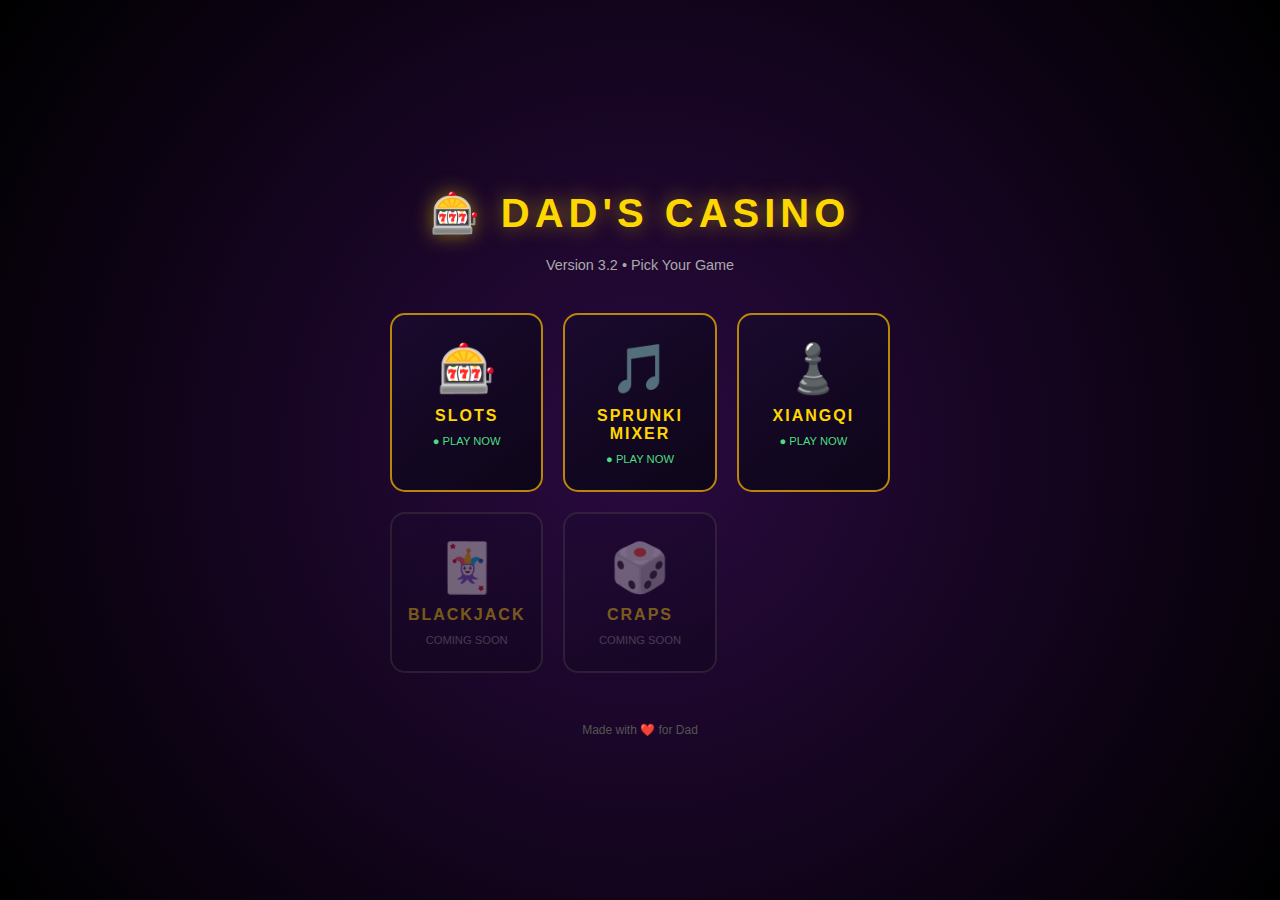
<file: index.html>
<!DOCTYPE html>
<html lang="en">
<head>
    <meta charset="UTF-8">
    <meta name="viewport" content="width=device-width, initial-scale=1.0">
    <title>Dad's Casino</title>
    <style>
        * {
            box-sizing: border-box;
        }
        body {
            background-color: #000;
            color: #ffd700;
            font-family: 'Segoe UI', sans-serif;
            display: flex;
            flex-direction: column;
            justify-content: center;
            align-items: center;
            min-height: 100vh;
            margin: 0;
            padding: 20px;
            text-align: center;
            background-image: radial-gradient(circle, #2a0a40 0%, #000 100%);
        }
        
        h1 { 
            font-size: 2.5rem; 
            margin-bottom: 5px; 
            text-transform: uppercase; 
            letter-spacing: 5px;
            text-shadow: 0 0 20px rgba(255, 215, 0, 0.5);
        }
        
        .subtitle {
            color: #aaa;
            margin-bottom: 40px;
            font-size: 0.9rem;
        }
        
        .game-grid {
            display: grid;
            grid-template-columns: repeat(auto-fit, minmax(140px, 1fr));
            gap: 20px;
            max-width: 500px;
            width: 100%;
        }
        
        .game-card {
            background: linear-gradient(145deg, #1a0a2e, #0d0518);
            border: 2px solid #b8860b;
            border-radius: 15px;
            padding: 25px 15px;
            text-decoration: none;
            color: #ffd700;
            transition: all 0.3s ease;
            display: flex;
            flex-direction: column;
            align-items: center;
            gap: 10px;
        }
        
        .game-card:hover {
            transform: translateY(-5px) scale(1.02);
            box-shadow: 0 10px 40px rgba(255, 215, 0, 0.3);
            border-color: #ffd700;
        }
        
        .game-card.disabled {
            opacity: 0.4;
            pointer-events: none;
            border-color: #444;
        }
        
        .game-icon {
            font-size: 3rem;
        }
        
        .game-name {
            font-weight: bold;
            font-size: 1rem;
            text-transform: uppercase;
            letter-spacing: 2px;
        }
        
        .game-status {
            font-size: 0.7rem;
            color: #888;
            text-transform: uppercase;
        }
        
        .game-card:not(.disabled) .game-status {
            color: #4ade80;
        }
        
        .footer {
            margin-top: 50px;
            color: #555;
            font-size: 0.75rem;
        }
        
        .footer a {
            color: #b8860b;
            text-decoration: none;
        }
    </style>
</head>
<body>
    <h1>🎰 Dad's Casino</h1>
    <p class="subtitle">Version 3.2 • Pick Your Game</p>
    
    <div class="game-grid">
        <a href="games/slots.html" class="game-card">
            <span class="game-icon">🎰</span>
            <span class="game-name">Slots</span>
            <span class="game-status">● Play Now</span>
        </a>

        <a href="games/sprunki/index.html" class="game-card">
            <span class="game-icon">🎵</span>
            <span class="game-name">Sprunki Mixer</span>
            <span class="game-status">● Play Now</span>
        </a>

        <a href="games/xiangqi/index.html" class="game-card">
            <span class="game-icon">♟️</span>
            <span class="game-name">Xiangqi</span>
            <span class="game-status">● Play Now</span>
        </a>

        <div class="game-card disabled">
            <span class="game-icon">🃏</span>
            <span class="game-name">Blackjack</span>
            <span class="game-status">Coming Soon</span>
        </div>

        <div class="game-card disabled">
            <span class="game-icon">🎲</span>
            <span class="game-name">Craps</span>
            <span class="game-status">Coming Soon</span>
        </div>
    </div>
    
    <div class="footer">
        Made with ❤️ for Dad
    </div>
</body>
</html>
</file>
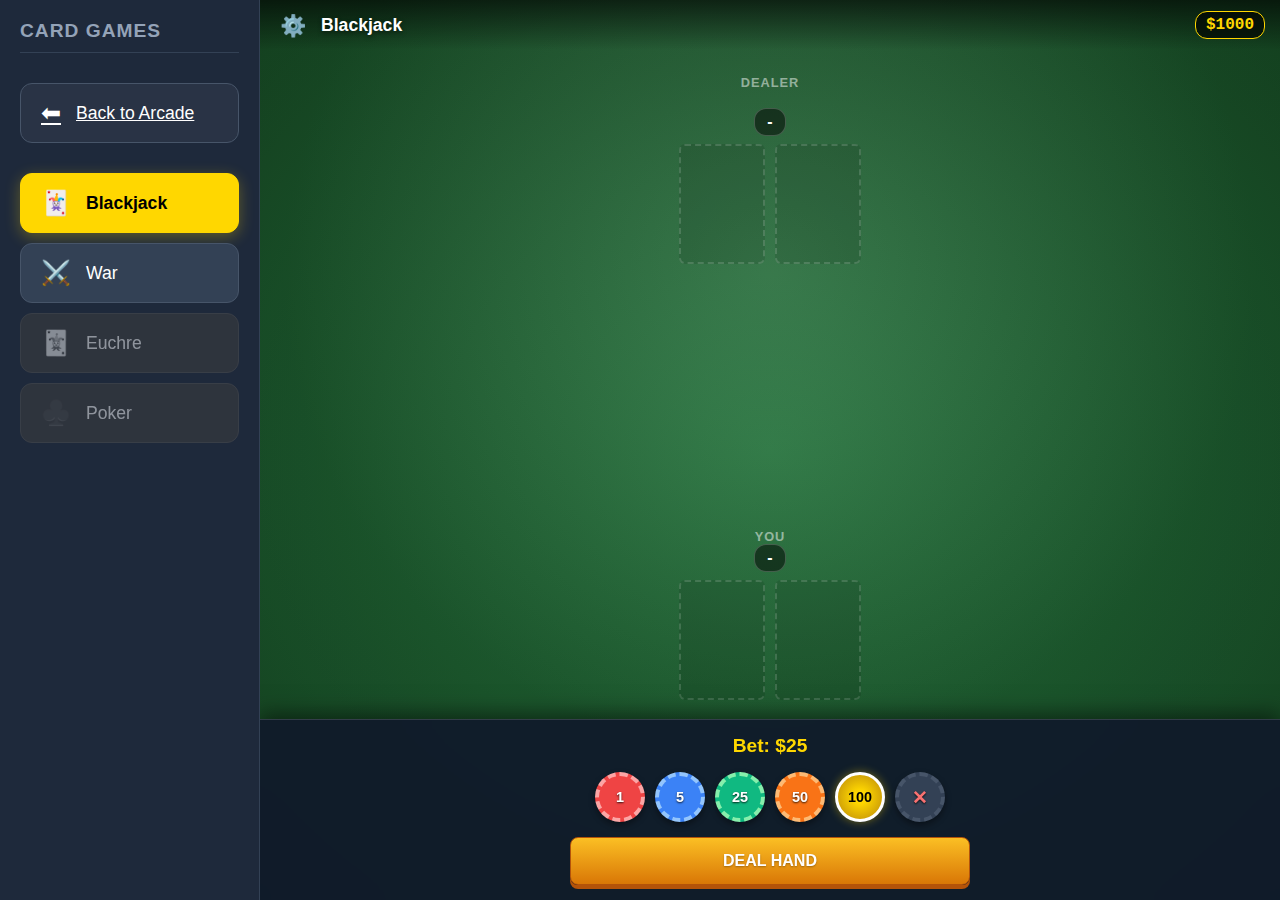
<file: games/cards/index.html>
<!DOCTYPE html>
<html lang="en">
<head>
    <meta charset="UTF-8">
    <meta name="viewport" content="width=device-width, initial-scale=1.0, maximum-scale=1.0, user-scalable=no, viewport-fit=cover">
    <title>Card Table - Fong Family Arcade</title>
    <style>
        * { box-sizing: border-box; -webkit-tap-highlight-color: transparent; }
        body {
            margin: 0; padding: 0;
            background: #0f172a;
            font-family: -apple-system, BlinkMacSystemFont, 'Segoe UI', Roboto, sans-serif;
            color: white;
            height: 100dvh;
            display: flex;
            overflow: hidden;
        }

        /* --- DESKTOP SIDEBAR (Visible on Large Screens) --- */
        .sidebar {
            width: 260px;
            background: #1e293b;
            border-right: 1px solid #334155;
            display: none; /* Hidden on mobile */
            flex-direction: column;
            padding: 20px;
            gap: 10px;
            flex-shrink: 0;
        }

        .sidebar-header {
            font-size: 1.2rem;
            font-weight: bold;
            color: #94a3b8;
            margin-bottom: 20px;
            padding-bottom: 10px;
            border-bottom: 1px solid #334155;
            letter-spacing: 1px;
            text-transform: uppercase;
        }

        /* --- MOBILE HEADER (Visible on Small Screens) --- */
        .mobile-header {
            display: flex;
            height: 60px;
            background: #1e293b;
            border-bottom: 1px solid #334155;
            align-items: center;
            justify-content: space-between;
            padding: 0 15px;
            width: 100%;
            position: fixed;
            top: 0; left: 0; z-index: 10;
        }

        .menu-toggle {
            background: none;
            border: none;
            color: white;
            font-size: 1.8rem;
            cursor: pointer;
            padding: 5px;
        }

        .mobile-title {
            font-weight: bold;
            font-size: 1.1rem;
        }

        .back-btn {
            text-decoration: none;
            color: #94a3b8;
            font-size: 0.9rem;
            padding: 8px 12px;
            background: rgba(255,255,255,0.05);
            border-radius: 6px;
        }

        /* --- MENU MODULE (Mobile Overlay) --- */
        .menu-overlay {
            position: fixed;
            top: 0; left: 0; right: 0; bottom: 0;
            background: rgba(15, 23, 42, 0.95);
            backdrop-filter: blur(10px);
            z-index: 100;
            display: flex;
            flex-direction: column;
            align-items: center;
            justify-content: center;
            opacity: 0;
            pointer-events: none;
            transition: opacity 0.2s ease;
        }

        .menu-overlay.active {
            opacity: 1;
            pointer-events: auto;
        }

        .menu-content {
            width: 90%;
            max-width: 400px;
            display: flex;
            flex-direction: column;
            gap: 15px;
        }

        .menu-close {
            position: absolute;
            top: 20px;
            right: 20px;
            background: none;
            border: none;
            color: #94a3b8;
            font-size: 2rem;
            cursor: pointer;
        }

        /* --- SHARED BUTTON STYLES --- */
        .game-btn {
            display: flex;
            align-items: center;
            gap: 15px;
            background: #334155;
            color: white;
            border: 1px solid #475569;
            padding: 15px 20px;
            border-radius: 12px;
            font-size: 1.1rem;
            cursor: pointer;
            text-align: left;
            transition: transform 0.1s, background 0.2s;
            width: 100%;
        }

        .game-btn:active { transform: scale(0.98); }
        .game-btn:hover { background: #475569; }

        .game-btn.active {
            background: #ffd700;
            color: #000;
            border-color: #ffd700;
            font-weight: bold;
            box-shadow: 0 4px 15px rgba(255, 215, 0, 0.3);
        }

        .game-btn.disabled {
            opacity: 0.5;
            filter: grayscale(1);
        }

        .game-icon { font-size: 1.5rem; }

        /* --- VIEWPORT --- */
        .viewport {
            flex: 1;
            background: #000;
            position: relative;
            margin-top: 60px; /* Mobile header height */
        }

        iframe {
            width: 100%;
            height: 100%;
            border: none;
            display: block;
        }

        /* --- RESPONSIVE LOGIC --- */
        @media (min-width: 768px) {
            .sidebar { display: flex; }
            .mobile-header { display: none; }
            .viewport { margin-top: 0; }
        }
    </style>
</head>
<body>

    <nav class="sidebar">
        <div class="sidebar-header">Card Games</div>
        <a href="../../index.html" class="game-btn" style="margin-bottom: 20px; background: rgba(255,255,255,0.05);">
            <span class="game-icon">⬅</span> Back to Arcade
        </a>
        <div id="desktop-list" style="display: flex; flex-direction: column; gap: 10px;">
            </div>
    </nav>

    <header class="mobile-header">
        <a href="../../index.html" class="back-btn">Exit</a>
        <span class="mobile-title" id="mobile-title">Card Games</span>
        <button class="menu-toggle" onclick="toggleMenu()">☰</button>
    </header>

    <div class="menu-overlay" id="mobile-menu">
        <button class="menu-close" onclick="toggleMenu()">×</button>
        <div class="menu-content">
            <h2 style="text-align: center; margin-bottom: 20px; color: #94a3b8;">Select Game</h2>
            <div id="mobile-list" style="display: flex; flex-direction: column; gap: 10px;">
                </div>
        </div>
    </div>

    <main class="viewport">
        <iframe id="gameFrame" src=""></iframe>
    </main>

    <script>
        // --- CONFIGURATION ---
        const GAMES = [
            { id: 'blackjack', name: 'Blackjack', icon: '🃏', path: 'blackjack/index.html' },
            { id: 'war', name: 'War', icon: '⚔️', path: 'war/index.html' },
            { id: 'euchre', name: 'Euchre', icon: '🃏', path: '', disabled: true },
            { id: 'poker', name: 'Poker', icon: '♣️', path: '', disabled: true }
        ];

        let currentGameId = '';

        function init() {
            // Render Lists (Desktop & Mobile)
            const desktopList = document.getElementById('desktop-list');
            const mobileList = document.getElementById('mobile-list');

            GAMES.forEach(game => {
                const btn = createGameButton(game);
                desktopList.appendChild(btn.cloneNode(true)); // Clone for sidebar
                mobileList.appendChild(btn); // Original for mobile menu
            });

            // Load Game State
            const urlParams = new URLSearchParams(window.location.search);
            let gameId = urlParams.get('game') || localStorage.getItem('last_card_game') || 'blackjack';
            
            // Handle integer input legacy
            if (gameId === '1') gameId = 'blackjack';
            if (gameId === '2') gameId = 'war';

            switchGame(gameId);
        }

        function createGameButton(game) {
            const btn = document.createElement('button');
            btn.className = `game-btn ${game.disabled ? 'disabled' : ''}`;
            btn.innerHTML = `<span class="game-icon">${game.icon}</span> ${game.name}`;
            btn.id = `btn-${game.id}`;
            
            if (!game.disabled) {
                btn.onclick = () => {
                    switchGame(game.id);
                    toggleMenu(false); // Close mobile menu if open
                };
            }
            return btn;
        }

        function switchGame(gameId) {
            const game = GAMES.find(g => g.id === gameId);
            if (!game || game.disabled) return;

            currentGameId = gameId;

            // Update Iframe
            const iframe = document.getElementById('gameFrame');
            if (!iframe.src.endsWith(game.path)) {
                iframe.src = game.path;
            }

            // Update UI (Both lists)
            document.querySelectorAll('.game-btn').forEach(b => b.classList.remove('active'));
            
            // Highlight active in both lists (using attribute selector to catch clones)
            // Note: Cloned buttons don't share IDs efficiently, so we re-query logic
            // Simple approach: re-render or just look for text match?
            // Better: Add IDs to clones with suffix?
            // Simplest: Just use the querySelectorAll we did above, but we need to target specific ones.
            // Let's iterate:
            const allButtons = document.querySelectorAll('button');
            allButtons.forEach(btn => {
                if (btn.innerText.includes(game.name)) btn.classList.add('active');
            });

            // Update Title
            document.getElementById('mobile-title').textContent = game.name;

            // Persist
            localStorage.setItem('last_card_game', gameId);
            const newUrl = new URL(window.location);
            newUrl.searchParams.set('game', gameId);
            window.history.replaceState({}, '', newUrl);
        }

        function toggleMenu(forceState) {
            const menu = document.getElementById('mobile-menu');
            const isActive = menu.classList.contains('active');
            const newState = forceState !== undefined ? forceState : !isActive;
            
            if (newState) {
                menu.classList.add('active');
            } else {
                menu.classList.remove('active');
            }
        }

        init();
    </script>
</body>
</html>
</file>
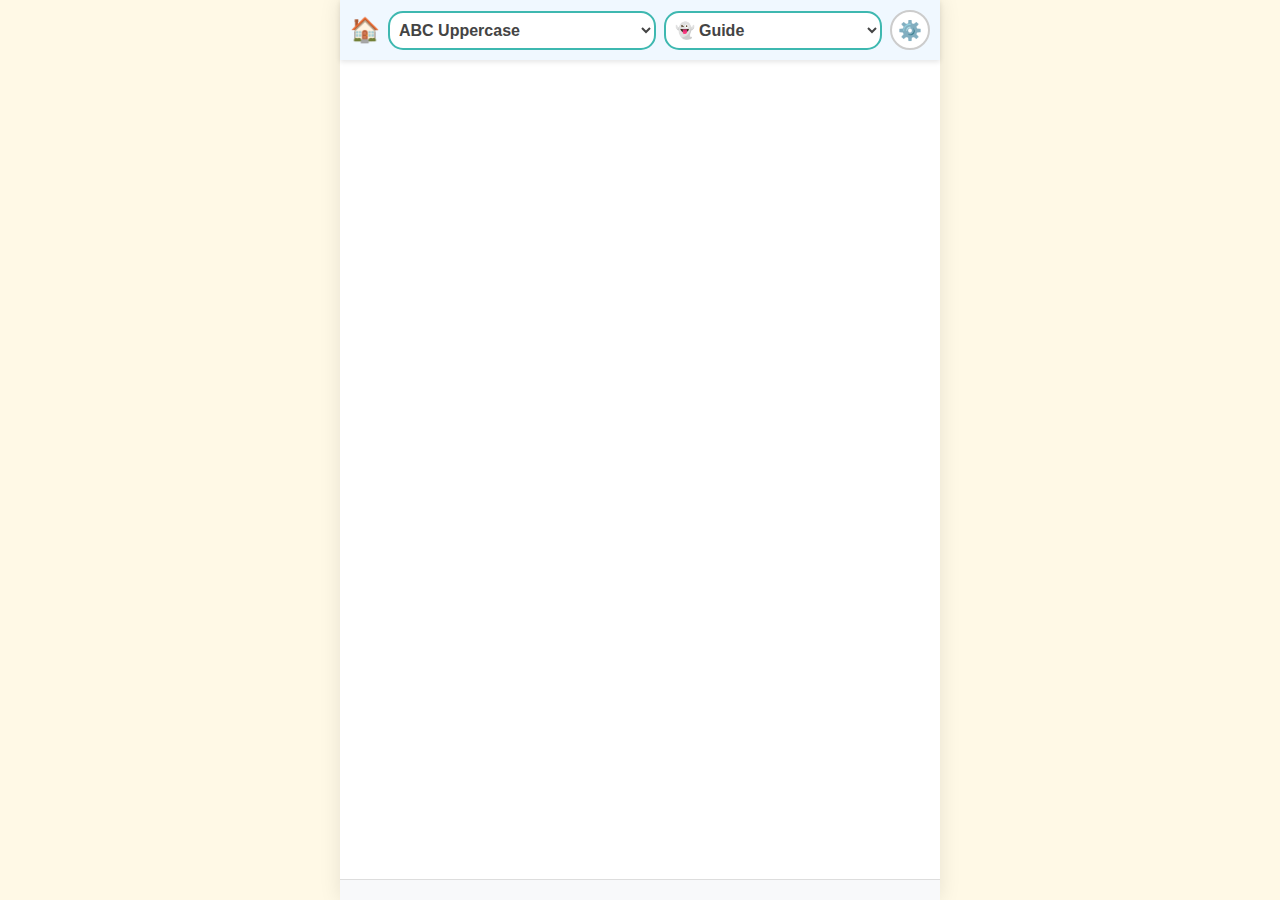
<file: games/letter-tracing/index.html>
<!DOCTYPE html>
<html lang="en">
<head>
    <meta charset="UTF-8">
    <meta name="viewport" content="width=device-width, initial-scale=1.0, user-scalable=no">
    <title>Fong Family Arcade - Letters</title>
    <link rel="stylesheet" href="css/style.css">
</head>
<body>

    <div class="game-container">
        <div class="header">
            <a href="../../index.html" class="back-btn">🏠</a>

            <select id="packSelect" class="pack-selector"></select>

            <select id="guidanceSelect" class="mode-selector" title="Game Mode">
                <option value="ghost_plus">👻 Guide</option>
                <option value="strict">🟢 Strict</option>
                <option value="loose">🎨 Loose</option>
                <option value="off">❌ Hard</option>
            </select>

            <button id="settingsBtn" class="icon-btn" title="Settings">⚙️</button>

            <div id="settingsPanel" class="settings-panel hidden">
                <label>Voice Speed: <span id="speedDisplay">0.9x</span></label>
                <input type="range" id="voiceSpeed" min="0.25" max="2.0" step="0.25" value="0.9" list="speedTicks">
                <datalist id="speedTicks">
                    <option value="0.25"></option>
                    <option value="0.5"></option>
                    <option value="1.0"></option>
                    <option value="1.5"></option>
                    <option value="2.0"></option>
                </datalist>
            </div>

            <div id="message-area" class="message hidden">Great!</div>
        </div>

        <div class="canvas-wrapper">
            <canvas id="traceCanvas"></canvas>
            <div class="hint-icon" id="handHint">👆</div>
        </div>

        <div class="letter-grid" id="letterGrid"></div>
    </div>

    <script src="../../shared/js/letters-data.js"></script>
    
    <script src="js/game.js"></script>
</body>
</html>
</file>
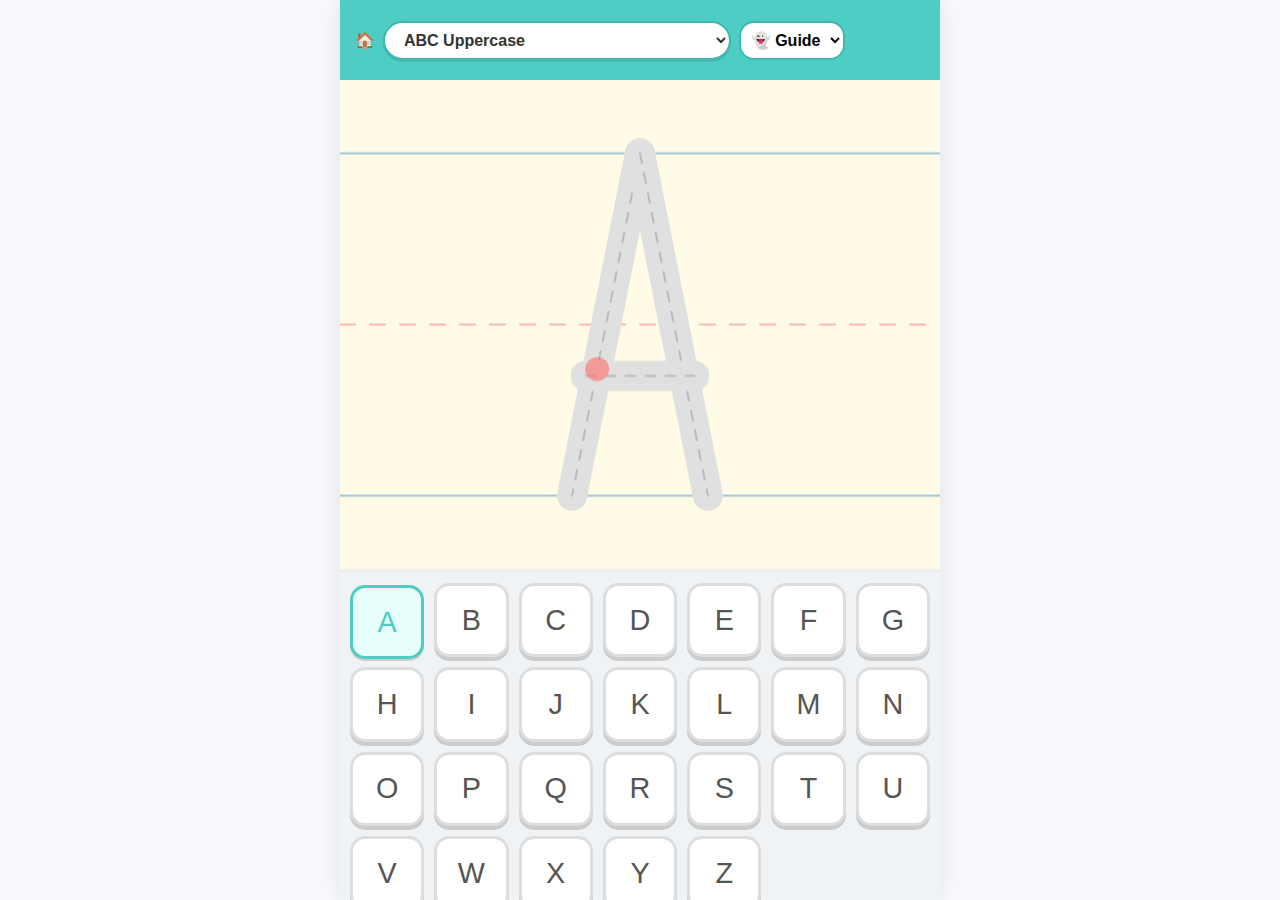
<file: games/letters/index.html>
<!DOCTYPE html>
<html lang="en">
<head>
    <meta charset="UTF-8">
    <meta name="viewport" content="width=device-width, initial-scale=1.0, user-scalable=no">
    <title>Dad's Letter Tracer</title>
    <link rel="stylesheet" href="css/style.css">
</head>
<body>

    <div class="game-container">
        <div class="header">
            <a href="../../index.html" class="back-btn">🏠</a>
            
            <select id="packSelect" class="pack-selector">
                </select>
            <select id="guidanceSelect" class="mode-selector" title="Game Mode">
                <option value="ghost_plus">👻 Guide</option>
                <option value="strict">🟢 Strict</option>
                <option value="loose">🎨 Loose</option>
                <option value="off">❌ Hard</option>
                
            </select>

            <div id="message-area" class="message hidden">Great!</div>
        </div>

        <div class="canvas-wrapper">
            <canvas id="traceCanvas"></canvas>
            <div class="hint-icon" id="handHint">👆</div>
        </div>

        <div class="letter-grid" id="letterGrid"></div>
    </div>

    <script src="assets/content.js"></script>
    <script src="js/game.js"></script>
</body>
</html>
</file>
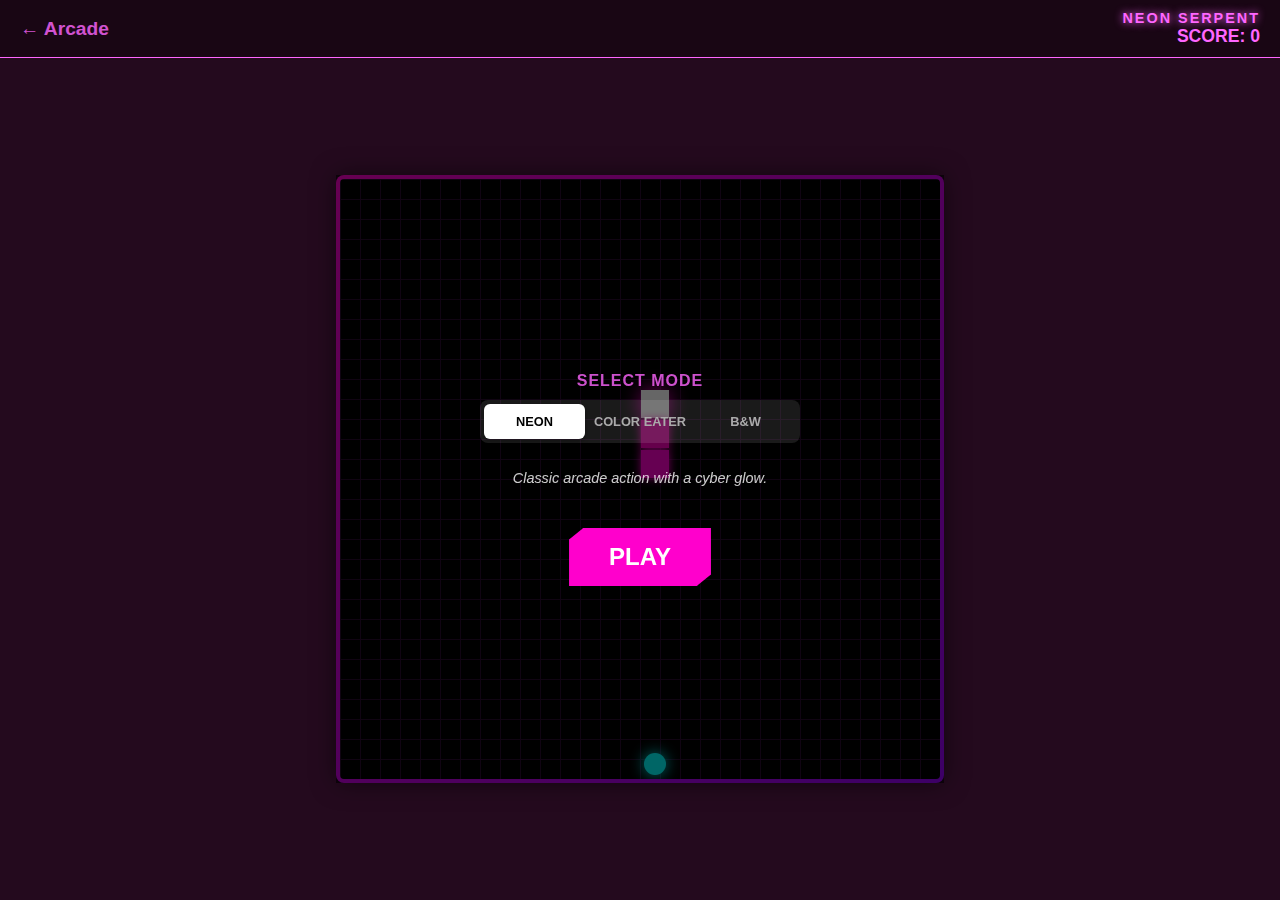
<file: games/snake/index.html>
<!DOCTYPE html>
<html lang="en">
<head>
    <meta charset="UTF-8">
    <meta name="viewport" content="width=device-width, initial-scale=1.0, maximum-scale=1.0, user-scalable=no, viewport-fit=cover">
    <title>Neon Serpent | Fong Family Arcade</title>
    <style>
        * {
            box-sizing: border-box;
            -webkit-tap-highlight-color: transparent;
            user-select: none;
        }
        body {
            background-color: #240a1e; 
            color: #ff66ff;
            font-family: 'Segoe UI', 'Roboto', sans-serif;
            display: flex;
            flex-direction: column;
            align-items: center;
            /* Dynamic Viewport Height for Mobile Browsers */
            height: 100vh;
            height: 100dvh; 
            margin: 0;
            overflow: hidden;
            transition: background-color 0.3s;
        }

        /* --- HEADER --- */
        .game-header {
            width: 100%;
            padding: 10px 20px;
            display: flex;
            justify-content: space-between;
            align-items: center;
            background: rgba(0,0,0,0.3);
            border-bottom: 1px solid currentColor;
            flex-shrink: 0;
            z-index: 10;
        }
        
        .back-btn {
            text-decoration: none;
            font-size: 1.2rem;
            color: inherit;
            opacity: 0.8;
            font-weight: bold;
        }

        .title-group { text-align: right; }
        .game-title {
            margin: 0;
            font-size: 0.9rem;
            text-transform: uppercase;
            letter-spacing: 2px;
            text-shadow: 0 0 8px currentColor;
        }
        .score-display {
            font-size: 1.1rem;
            font-weight: bold;
            font-variant-numeric: tabular-nums;
        }

        /* --- STAGE --- */
        .game-stage {
            flex-grow: 1;
            display: flex;
            flex-direction: column;
            justify-content: center;
            align-items: center;
            width: 100%;
            position: relative;
            min-height: 0; 
        }

        .canvas-wrapper {
            position: relative;
            padding: 4px;
            border-radius: 8px;
            box-shadow: 0 0 25px rgba(0,0,0,0.5);
            transition: all 0.3s;
        }

        canvas {
            background: #000;
            display: block;
            border-radius: 4px;
        }

        /* --- CONTROLS --- */
        .controls-area {
            width: 100%;
            height: 120px; 
            display: flex;
            justify-content: space-between;
            align-items: center;
            padding: 0 30px;
            /* iPhone Home Bar Safety */
            padding-bottom: env(safe-area-inset-bottom, 20px); 
            flex-shrink: 0;
            z-index: 5;
        }

        /* DESKTOP MODE: Hide controls on wide screens */
        @media (min-width: 800px) {
            .controls-area {
                display: none;
            }
        }

        .control-btn {
            width: 80px;
            height: 80px;
            border-radius: 50%;
            border: 2px solid;
            font-size: 2.5rem;
            display: flex;
            justify-content: center;
            align-items: center;
            cursor: pointer;
            transition: all 0.1s;
            background: rgba(255,255,255,0.1);
            backdrop-filter: blur(5px);
            -webkit-backdrop-filter: blur(5px);
        }

        .control-btn:active { transform: scale(0.95); background: rgba(255,255,255,0.3); }

        /* --- OVERLAYS --- */
        .overlay {
            position: absolute;
            top: 0; left: 0;
            width: 100%; height: 100%;
            background: rgba(0,0,0,0.85);
            display: flex;
            flex-direction: column;
            justify-content: center;
            align-items: center;
            z-index: 20;
            display: none; 
            padding: 20px;
            text-align: center;
        }
        .overlay.active { display: flex; }

        .overlay h2 {
            font-size: 3rem;
            margin: 0 0 20px 0;
            text-transform: uppercase;
            font-style: italic;
        }

        .start-btn {
            padding: 15px 40px;
            font-size: 1.5rem;
            border: none;
            color: #000;
            font-weight: bold;
            text-transform: uppercase;
            cursor: pointer;
            clip-path: polygon(10% 0, 100% 0, 100% 80%, 90% 100%, 0 100%, 0 20%);
            transition: transform 0.1s;
            margin-top: 10px;
        }
        .start-btn:active { transform: scale(0.95); }

        /* --- MODE SELECTOR --- */
        .mode-container {
            margin-bottom: 20px;
            width: 100%;
            max-width: 320px;
        }

        .mode-selector {
            display: flex;
            background: rgba(255,255,255,0.1);
            border-radius: 8px;
            padding: 4px;
            gap: 4px;
        }

        .mode-btn {
            flex: 1;
            padding: 10px 5px;
            background: transparent;
            border: none;
            color: #aaa;
            font-weight: bold;
            cursor: pointer;
            border-radius: 6px;
            text-transform: uppercase;
            font-size: 0.8rem;
            white-space: nowrap;
        }

        .mode-btn.active {
            background: #fff;
            color: #000;
            box-shadow: 0 2px 5px rgba(0,0,0,0.3);
        }

        .mode-desc {
            margin-top: 15px;
            font-size: 0.9rem;
            color: rgba(255,255,255,0.8);
            font-style: italic;
            height: 40px;
            display: flex;
            align-items: center;
            justify-content: center;
        }

        /* --- THEMES --- */
        
        /* 1. NEON */
        body.theme-neon { background-color: #240a1e; color: #ff66ff; }
        .theme-neon .canvas-wrapper { background: linear-gradient(135deg, #ff00cc, #9900ff); }
        .theme-neon canvas { 
            background-image: linear-gradient(#2a0a2e 1px, transparent 1px), linear-gradient(90deg, #2a0a2e 1px, transparent 1px);
            background-size: 20px 20px;
        }
        .theme-neon .start-btn { background: #ff00cc; color: #fff; box-shadow: 0 0 20px #ff00cc; }
        .theme-neon .control-btn { border-color: #ff00cc; color: #ff00cc; }

        /* 2. RETRO */
        body.theme-retro { background-color: #333; color: #fff; font-family: 'Courier New', monospace; }
        .theme-retro .game-header { background: #000; border-color: #fff; }
        .theme-retro .canvas-wrapper { background: #fff; padding: 2px; box-shadow: none; border-radius: 0; }
        .theme-retro canvas { background: #000; border-radius: 0; background-image: none; }
        .theme-retro .game-title { color: #fff; text-shadow: none; }
        .theme-retro .start-btn { background: #fff; color: #000; clip-path: none; border-radius: 0; box-shadow: none; }
        .theme-retro .control-btn { border: 2px solid #fff; color: #fff; border-radius: 0; background: #000; }
        .theme-retro .mode-btn.active { background: #fff; color: #000; }

        /* 3. CHAMELEON */
        body.theme-chameleon { background-color: #0a1e24; color: #00ffcc; }
        .theme-chameleon .canvas-wrapper { background: linear-gradient(135deg, #00ffcc, #00ff66); }
        .theme-chameleon canvas { 
            background-image: linear-gradient(#022e2a 1px, transparent 1px), linear-gradient(90deg, #022e2a 1px, transparent 1px);
            background-size: 20px 20px;
        }
        .theme-chameleon .start-btn { background: #00ffcc; color: #000; box-shadow: 0 0 20px #00ffcc; }
        .theme-chameleon .control-btn { border-color: #00ffcc; color: #00ffcc; }
        .theme-chameleon .game-title { color: #00ffcc; text-shadow: 0 0 10px #00ffcc; }

    </style>
</head>
<body class="theme-neon">

    <header class="game-header">
        <a href="../../index.html" class="back-btn">← Arcade</a>
        <div class="title-group">
            <h1 class="game-title">Neon Serpent</h1>
            <div class="score-display">SCORE: <span id="score">0</span></div>
        </div>
    </header>

    <div class="game-stage">
        <div class="canvas-wrapper">
            <canvas id="gameCanvas"></canvas>
            
            <div id="gameOverScreen" class="overlay">
                <h2>CRASHED</h2>
                <div style="margin-bottom: 20px; font-size: 1.2rem; color: inherit;">Score: <span id="finalScore">0</span></div>
                <button id="retryBtn" class="start-btn">RETRY</button>
            </div>

            <div id="startScreen" class="overlay active" style="background: rgba(0,0,0,0.6);">
                <div style="margin-bottom:10px; font-weight:bold; letter-spacing:1px; color:inherit; opacity:0.8;">SELECT MODE</div>
                
                <div class="mode-container">
                    <div class="mode-selector">
                        <button class="mode-btn active" onclick="setMode('neon')">Neon</button>
                        <button class="mode-btn" onclick="setMode('chameleon')">Color Eater</button>
                        <button class="mode-btn" onclick="setMode('retro')">B&W</button>
                    </div>
                    <div id="modeDesc" class="mode-desc">
                        Classic arcade action with a cyber glow.
                    </div>
                </div>

                <button id="startBtn" class="start-btn">PLAY</button>
            </div>
        </div>
    </div>

    <div class="controls-area">
        <button class="control-btn" id="btnLeft">↶</button>
        <button class="control-btn" id="btnRight">↷</button>
    </div>

    <script>
        const canvas = document.getElementById('gameCanvas');
        const ctx = canvas.getContext('2d');
        const scoreEl = document.getElementById('score');
        const finalScoreEl = document.getElementById('finalScore');
        const gameOverScreen = document.getElementById('gameOverScreen');
        const startScreen = document.getElementById('startScreen');
        const modeDesc = document.getElementById('modeDesc');
        const controlsArea = document.querySelector('.controls-area');
        const body = document.body;

        // Variables
        let snake, direction, food, score, gameLoop, isGameOver;
        let isAttractMode = false; 
        let pendingDirection;
        let currentMode = 'neon'; 
        let activeColor = '#ffffff';

        const PALETTE = ['#ff0000', '#00ff00', '#0000ff', '#ffff00', '#ff00ff', '#00ffff', '#ff8800'];
        const tileCount = 20; 
        let gridSize; 
        
        const DESCRIPTIONS = {
            neon: "Classic arcade action with a cyber glow.",
            chameleon: "You are what you eat! Change colors instantly.",
            retro: "Old school purity. No effects, just skill."
        };

        // --- RESIZE LOGIC ---
        function resize() {
            // Check if controls are hidden (Desktop Mode)
            const controlsHidden = getComputedStyle(controlsArea).display === 'none';
            
            // Calculate available height
            // Header(~50) + Padding(~40) + Controls (if visible)
            const headerHeight = 60;
            const controlsHeight = controlsHidden ? 0 : 120;
            const padding = 40;

            const availableHeight = window.innerHeight - (headerHeight + controlsHeight + padding);
            const availableWidth = window.innerWidth - 40;
            
            // Allow larger max size on desktop
            const maxSize = controlsHidden ? 600 : 400;

            const size = Math.min(availableWidth, availableHeight, maxSize); 
            
            canvas.width = size;
            canvas.height = size;
            gridSize = size / tileCount;

            if(snake) draw(); 
        }
        window.addEventListener('resize', resize);
        resize(); 

        // --- MODE SELECTION ---
        window.setMode = function(mode) {
            currentMode = mode;
            body.className = `theme-${mode}`;
            modeDesc.textContent = DESCRIPTIONS[mode];

            document.querySelectorAll('.mode-btn').forEach(btn => {
                btn.classList.remove('active');
                if(mode === 'neon' && btn.textContent === 'Neon') btn.classList.add('active');
                if(mode === 'chameleon' && btn.textContent === 'Color Eater') btn.classList.add('active');
                if(mode === 'retro' && btn.textContent === 'B&W') btn.classList.add('active');
            });

            const title = document.querySelector('.game-title');
            if(mode === 'neon') title.textContent = "Neon Serpent";
            if(mode === 'retro') title.textContent = "Snake_V1.0";
            if(mode === 'chameleon') title.textContent = "Color Eater";
            
            startAttractMode();
        }

        // --- GAME ENGINE ---
        function resetState() {
            const startColor = currentMode === 'chameleon' ? '#ffffff' : null;
            snake = [
                { x: 10, y: 15, color: startColor },
                { x: 10, y: 16, color: startColor },
                { x: 10, y: 17, color: startColor }
            ];
            direction = { x: 0, y: -1 }; 
            pendingDirection = { x: 0, y: -1 };
            activeColor = '#ffffff';
            food = randomFood(); 
            score = 0;
            scoreEl.textContent = 0;
            isGameOver = false;
        }

        function initGame() {
            isAttractMode = false; 
            resetState();
            
            gameOverScreen.classList.remove('active');
            startScreen.classList.remove('active');
            
            if (gameLoop) clearInterval(gameLoop);
            gameLoop = setInterval(gameTick, 110); 
        }

        function startAttractMode() {
            isAttractMode = true;
            resetState();
            if (gameLoop) clearInterval(gameLoop);
            gameLoop = setInterval(gameTick, 80); 
        }

        function randomFood() {
            let newFood;
            while (true) {
                newFood = {
                    x: Math.floor(Math.random() * tileCount),
                    y: Math.floor(Math.random() * tileCount),
                    color: PALETTE[Math.floor(Math.random() * PALETTE.length)]
                };
                if (!snake.some(seg => seg.x === newFood.x && seg.y === newFood.y)) {
                    return newFood;
                }
            }
        }

        // --- BOT LOGIC ---
        function getBotMove() {
            const head = snake[0];
            const moves = [
                { x: 0, y: -1 }, { x: 0, y: 1 }, { x: -1, y: 0 }, { x: 1, y: 0 }
            ];
            const validMoves = moves.filter(m => {
                const nx = head.x + m.x;
                const ny = head.y + m.y;
                if (nx < 0 || nx >= tileCount || ny < 0 || ny >= tileCount) return false;
                if (snake.some(s => s.x === nx && s.y === ny)) return false;
                if (m.x === -direction.x && m.y === -direction.y) return false;
                return true;
            });

            if (validMoves.length === 0) return direction; 

            validMoves.sort((a, b) => {
                const distA = Math.abs((head.x + a.x) - food.x) + Math.abs((head.y + a.y) - food.y);
                const distB = Math.abs((head.x + b.x) - food.x) + Math.abs((head.y + b.y) - food.y);
                return distA - distB;
            });
            return validMoves[0];
        }

        function gameTick() {
            if (isAttractMode) {
                direction = getBotMove();
            } else {
                direction = pendingDirection;
            }

            const head = { 
                x: snake[0].x + direction.x, 
                y: snake[0].y + direction.y,
                color: activeColor 
            };

            if (head.x < 0 || head.x >= tileCount || head.y < 0 || head.y >= tileCount || 
                snake.some(seg => seg.x === head.x && seg.y === head.y)) {
                if (isAttractMode) {
                    startAttractMode(); 
                    return;
                } else {
                    return endGame();
                }
            }

            snake.unshift(head);

            if (head.x === food.x && head.y === food.y) {
                if (!isAttractMode) {
                    score++;
                    scoreEl.textContent = score;
                    if(navigator.vibrate) navigator.vibrate(50);
                }
                
                if (currentMode === 'chameleon') {
                    activeColor = food.color;
                    snake[0].color = activeColor; 
                }
                food = randomFood();
            } else {
                snake.pop();
            }

            draw();
        }

        function draw() {
            if(!snake) return;
            ctx.clearRect(0, 0, canvas.width, canvas.height);

            snake.forEach((seg, i) => {
                let fill, blur, shadowColor;

                if (currentMode === 'retro') {
                    fill = '#ffffff'; blur = 0;
                } else if (currentMode === 'chameleon') {
                    fill = seg.color || '#fff'; blur = 10; shadowColor = fill;
                } else {
                    if (i === 0) {
                        fill = '#ffffff'; blur = 20; shadowColor = "#ff00cc";
                    } else {
                        const hue = 320 - (i * 4); 
                        fill = `hsl(${hue}, 100%, 50%)`;
                        blur = 10; shadowColor = fill;
                    }
                }

                ctx.fillStyle = fill;
                if(currentMode !== 'retro') {
                    ctx.shadowBlur = blur;
                    ctx.shadowColor = shadowColor;
                }

                ctx.fillRect(
                    seg.x * gridSize + 1, 
                    seg.y * gridSize + 1, 
                    gridSize - 2, 
                    gridSize - 2
                );
            });

            ctx.shadowBlur = 0;
            let foodFill;
            if (currentMode === 'retro') {
                foodFill = '#ffffff';
            } else if (currentMode === 'chameleon') {
                foodFill = food ? food.color : '#fff';
                ctx.shadowBlur = 15;
                ctx.shadowColor = foodFill;
            } else {
                foodFill = '#00ffff'; 
                ctx.shadowBlur = 15;
                ctx.shadowColor = "#00ffff";
            }

            ctx.fillStyle = foodFill;
            if (currentMode === 'retro') {
                if(food) ctx.fillRect(food.x * gridSize + 4, food.y * gridSize + 4, gridSize - 8, gridSize - 8);
            } else {
                ctx.beginPath();
                const cx = food ? food.x * gridSize + gridSize/2 : 0;
                const cy = food ? food.y * gridSize + gridSize/2 : 0;
                ctx.arc(cx, cy, gridSize/2 - 4, 0, Math.PI * 2);
                ctx.fill();
            }
            ctx.shadowBlur = 0;
        }

        function endGame() {
            clearInterval(gameLoop);
            isGameOver = true;
            if(navigator.vibrate) navigator.vibrate(300);
            finalScoreEl.textContent = score;
            gameOverScreen.classList.add('active');
        }

        function turnLeft() {
            if (isGameOver || isAttractMode) return;
            const newDir = { x: direction.y, y: -direction.x };
            pendingDirection = newDir;
        }

        function turnRight() {
            if (isGameOver || isAttractMode) return;
            const newDir = { x: -direction.y, y: direction.x };
            pendingDirection = newDir;
        }

        const btnLeft = document.getElementById('btnLeft');
        const btnRight = document.getElementById('btnRight');

        btnLeft.addEventListener('touchstart', (e) => { e.preventDefault(); turnLeft(); });
        btnRight.addEventListener('touchstart', (e) => { e.preventDefault(); turnRight(); });
        btnLeft.addEventListener('mousedown', turnLeft);
        btnRight.addEventListener('mousedown', turnRight);

        document.addEventListener('keydown', e => {
            if(e.key === 'ArrowLeft') turnLeft();
            if(e.key === 'ArrowRight') turnRight();
        });

        document.getElementById('startBtn').addEventListener('click', initGame);
        document.getElementById('retryBtn').addEventListener('click', () => {
            gameOverScreen.classList.remove('active');
            startScreen.classList.add('active');
            startAttractMode(); 
        });

        startAttractMode();

    </script>
</body>
</html>
</file>
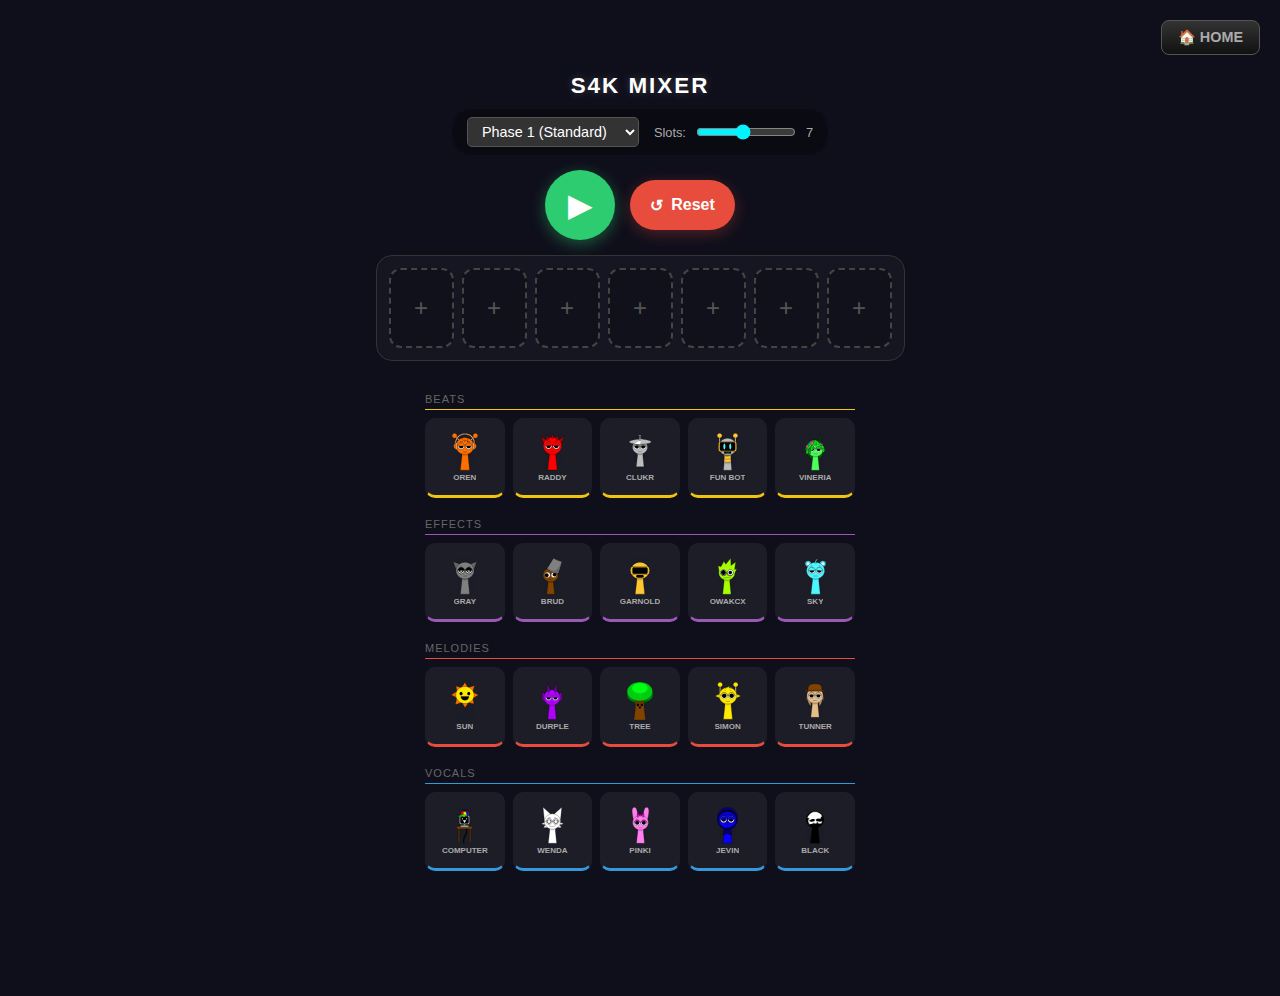
<file: games/sprunki/index.html>
<!DOCTYPE html>
<html lang="en">
<head>
    <meta charset="UTF-8">
    <meta name="viewport" content="width=device-width, initial-scale=1.0, user-scalable=no">
    <title>S4K Mixer V3.4 (Gold)</title>
    
    <style>
        /* * ========================================================================
         * CSS VARIABLES & RESET
         * ========================================================================
         */
        :root {
            /* Defines the base size of a character slot. 
               JS reads this to calculate stage width. */
            --slot-size: 65px;
            --slot-gap: 8px;
        }

        /* Prevent standard touch behaviors (zoom, scroll) to allow custom drag */
        * { box-sizing: border-box; -webkit-tap-highlight-color: transparent; user-select: none; }
        
        body { 
            background: #0f0f1b; 
            color: white; 
            font-family: -apple-system, BlinkMacSystemFont, sans-serif; 
            text-align: center; 
            margin: 0; 
            padding: 10px; 
            padding-bottom: 120px;
            min-height: 100vh;
            transition: background 0.5s ease-in-out;
            /* Prevents "Pull to Refresh" on mobile from interrupting drag */
            overscroll-behavior: none; 
        }

        /* * ========================================================================
         * COMPONENT: DRAG GHOST
         * ========================================================================
         * This element is created dynamically when dragging starts.
         * pointer-events: none is CRITICAL. It allows the JS to "see through"
         * the ghost image to detect the Slot div underneath the finger.
         */
        .drag-ghost {
            position: fixed;
            width: 70px; height: 70px;
            opacity: 0.8;
            pointer-events: none; 
            z-index: 9999;
            transform: translate(-50%, -50%) scale(1.2); /* Float effect */
            filter: drop-shadow(0 10px 20px rgba(0,0,0,0.5));
            transition: transform 0.1s;
        }

        /* --- TOP BAR --- */
        .top-bar {
            display: flex;
            justify-content: flex-end;
            padding: 10px;
            margin-bottom: 5px;
        }

        .home-btn {
            background: linear-gradient(to bottom, #333, #111);
            border: 1px solid #555;
            color: #aaa;
            font-size: 0.9rem;
            padding: 8px 16px;
            border-radius: 8px;
            cursor: pointer;
            transition: all 0.2s;
            font-weight: 600;
        }

        .home-btn:hover {
            color: white;
            background: linear-gradient(to bottom, #444, #222);
            border-color: #777;
        }

        .home-btn:active {
            transform: scale(0.95);
        }

        /* --- HEADER & SETTINGS --- */
        .header-container {
            display: flex; flex-direction: column; align-items: center;
            gap: 10px; margin: 8px 0 15px;
        }
        h1 { font-size: 1.4rem; margin: 0; letter-spacing: 2px; text-shadow: 0 0 10px rgba(255,255,255,0.2); }

        .settings-bar {
            display: flex; gap: 15px; background: rgba(0,0,0,0.3);
            padding: 8px 15px; border-radius: 20px; align-items: center;
            flex-wrap: wrap; justify-content: center;
        }
        
        select.pack-select { 
            background: #333; color: white; border: 1px solid #555; 
            padding: 5px 10px; border-radius: 5px; font-size: 0.9rem; outline: none; 
        }

        .slider-container { display: flex; align-items: center; gap: 8px; font-size: 0.8rem; color: #aaa; }
        input[type=range] { width: 100px; accent-color: #00f3ff; cursor: pointer; }

        /* --- CONTROLS --- */
        .controls { 
            display: flex; justify-content: center; align-items: center; 
            gap: 15px; margin-bottom: 15px; 
        }
        
        .btn-play { 
            width: 70px; height: 70px; border-radius: 50%; border: none; 
            font-size: 2rem; cursor: pointer; display: flex; align-items: center; justify-content: center; 
            background: #2ecc71; color: white; box-shadow: 0 4px 15px rgba(46, 204, 113, 0.4);
            transition: all 0.2s;
        }
        .btn-play:active { transform: scale(0.92); }
        .btn-play.playing { background: #f39c12; box-shadow: 0 4px 15px rgba(243, 156, 18, 0.4); }
        
        .btn-reset { 
            height: 50px; padding: 0 20px; border-radius: 25px; border: none; 
            font-size: 1rem; font-weight: 600; cursor: pointer; display: flex; 
            align-items: center; justify-content: center; gap: 8px; 
            background: #e74c3c; color: white; box-shadow: 0 4px 15px rgba(231, 76, 60, 0.3);
        }
        .btn-reset:active { transform: scale(0.95); }

        /* * ========================================================================
         * COMPONENT: THE STAGE (Flexbox)
         * ========================================================================
         * The stage uses 'justify-content: center' to handle incomplete rows.
         * Example: If row 1 has 7 items and row 2 has 1 item, the 1 item is centered.
         * The 'max-width' is set dynamically by JS to force the wrap.
         */
        .stage-container { width: 100%; display: flex; justify-content: center; margin-bottom: 15px; }
        .stage { 
            display: flex; flex-wrap: wrap; justify-content: center; 
            gap: var(--slot-gap); padding: 12px; background: rgba(255,255,255,0.03); 
            border-radius: 16px; border: 1px solid #333;
            transition: border-color 0.3s, max-width 0.3s;
        }
        
        .slot { 
            width: var(--slot-size); height: 80px; 
            border: 2px dashed #444; border-radius: 12px; 
            display: flex; align-items: center; justify-content: center; 
            transition: 0.2s; font-size: 1.5rem; color: #555;
            background: rgba(0,0,0,0.2); position: relative; overflow: hidden;
        }
        
        .slot.drag-over { border-color: #ffff00; background: rgba(255, 255, 0, 0.2); transform: scale(1.05); }

        .slot.active { border-style: solid; border-color: #00f3ff; background: rgba(0, 243, 255, 0.08); box-shadow: 0 0 12px rgba(0, 243, 255, 0.5); }
        .slot.active img { animation: bounce 0.6s cubic-bezier(0.175, 0.885, 0.32, 1.275) infinite alternate; pointer-events: none; }
        @keyframes bounce { from { transform: scale(1); } to { transform: scale(1.1) translateY(-3px); } }
        .slot img { width: 100%; height: 100%; object-fit: contain; border-radius: 8px; }
        
        /* --- PALETTE --- */
        .palette { display: grid; grid-template-columns: repeat(5, 1fr); gap: 8px; max-width: 450px; margin: 0 auto; padding: 5px 10px; }
        .cat-header { grid-column: 1 / -1; text-align: left; font-size: 11px; color: #666; text-transform: uppercase; margin-top: 8px; padding: 4px 0; border-bottom: 1px solid #333; letter-spacing: 1px; }
        
        .char-box { 
            aspect-ratio: 1; background: rgba(255,255,255,0.06); padding: 6px; 
            border-radius: 10px; cursor: grab; transition: 0.2s; 
            border: 2px solid transparent; border-bottom-width: 3px;
            display: flex; flex-direction: column; align-items: center; justify-content: center;
        }
        .char-box:active { cursor: grabbing; transform: scale(0.93); background: rgba(255,255,255,0.12); }
        .char-box.on-stage { opacity: 0.3; filter: grayscale(100%); cursor: not-allowed; border-color: #333 !important; }
        .char-box img { width: 80%; height: 60%; object-fit: contain; pointer-events: none; }
        .char-label { font-size: 8px; color: #aaa; margin-top: 2px; font-weight: 600; text-transform: uppercase; max-width: 100%; overflow: hidden; white-space: nowrap; text-overflow: ellipsis; }
        
        .loading { grid-column: 1 / -1; padding: 30px; color: #555; }
        .error { grid-column: 1 / -1; padding: 15px; color: #e74c3c; background: rgba(231,76,60,0.1); border-radius: 10px; }
        
        @media (max-width: 500px) { :root { --slot-size: 45px; } .slot { height: 60px; font-size: 1rem; } .palette { grid-template-columns: repeat(4, 1fr); } }
    </style>
</head>
<body>
    <div class="top-bar">
        <button class="home-btn" onclick="window.location.href='../../s4d/index.html'">🏠 HOME</button>
    </div>

    <div class="header-container">
        <h1>S4K MIXER</h1>
        <div class="settings-bar">
            <select id="packSelect" class="pack-select" onchange="switchPack()"><option value="" disabled>Loading...</option></select>
            <div class="slider-container">
                <label for="slotRange">Slots:</label>
                <input type="range" id="slotRange" oninput="handleSliderChange()">
                <span id="slotCountVal">-</span>
            </div>
        </div>
    </div>
    
    <div class="controls">
        <button id="playBtn" class="btn-play">▶</button>
        <button id="resetBtn" class="btn-reset"><span class="icon">↺</span><span>Reset</span></button>
    </div>
    
    <div class="stage-container"><div class="stage" id="stage"><div class="loading">Loading...</div></div></div>
    
    <div id="palette" class="palette"><div class="loading">Loading...</div></div>

    <script>
        /**
         * ========================================================================
         * S4K MIXER V3.4 - CLIENT LOGIC
         * ========================================================================
         */
        
        // --- GLOBAL STATE ---
        let config = null;       // Stores the loaded JSON config
        let audioCtx = null;     // Web Audio API Context
        let currentPackId = null; // ID of the currently active pack (e.g., 'phase1')
        let slotCount = 0;       // Current number of active stage slots
        
        // --- TRACKING OBJECTS ---
        const activeSources = {}; // Maps slotId (e.g., 'slot-0') -> AudioBufferSourceNode
        const activeSlots = {};   // Maps slotId -> Character Data Object
        const activeCharIds = new Set(); // Set of currently active Character IDs (to prevent dupes)
        
        // --- DRAG ENGINE VARIABLES ---
        let dragItem = null;      // The character data being dragged
        let dragGhost = null;     // The DOM element following the cursor
        let currentPackBase = ''; // The root path for the current pack (e.g., './assets/packs/phase1/')
        let startX = 0, startY = 0; // Coordinates where touch started
        let isDragging = false;   // Flag: True if movement > 5px

        /**
         * INIT
         * Entry point of the application.
         * 1. Fetches config.json.
         * 2. Initializes layout settings.
         * 3. Builds the Pack Switcher.
         * 4. Binds global input listeners.
         */
        async function init() {
            try {
                const response = await fetch('./config.json');
                if (!response.ok) throw new Error('Config not found. Ensure v3_config.json exists.');
                config = await response.json();
                
                initSettings();
                initPackSelector();
                
                // Load Default Pack (First one in list)
                const defaultPack = config.packs[0].id;
                await switchPack(defaultPack);
                
                // Bind Controls
                document.getElementById('playBtn').onclick = togglePlay;
                document.getElementById('resetBtn').onclick = clearStage;
                
                // Bind Global Drag Listeners (Touch & Mouse)
                // We listen on Window to catch movements outside the palette
                window.addEventListener('touchmove', onDragMove, { passive: false });
                window.addEventListener('touchend', onDragEnd);
                window.addEventListener('mousemove', onDragMove);
                window.addEventListener('mouseup', onDragEnd);
                
                console.log(`S4K V3.4 System Ready.`);
            } catch (err) {
                console.error(err);
                document.getElementById('stage').innerHTML = `<div class="error">${err.message}</div>`;
            }
        }
        
        /**
         * LAYOUT INITIALIZATION
         * Reads CSS variables to calculate the precise pixel width of the stage.
         * This ensures the stage wraps exactly when the config says to.
         */
        function initSettings() {
            const settings = config.settings.stage;
            const range = document.getElementById('slotRange');
            range.min = settings.min_slots;
            range.max = settings.max_slots;
            range.value = settings.default_slots;
            slotCount = settings.default_slots;
            
            // Layout Math
            const rootStyle = getComputedStyle(document.body);
            const slotSize = parseInt(rootStyle.getPropertyValue('--slot-size'));
            const slotGap = 8;
            const padding = 24; 
            const border = 4;   
            
            // Formula: (Slots * Size) + (Gaps) + Padding + Safety Border
            const limit = settings.slots_per_row;
            const maxWidth = (limit * slotSize) + ((limit - 1) * slotGap) + padding + border;
            document.getElementById('stage').style.maxWidth = `${maxWidth}px`;
            document.getElementById('slotCountVal').textContent = slotCount;
        }

        /**
         * PACK SWITCHER
         * Populates the dropdown menu from config.packs
         */
        function initPackSelector() {
            const select = document.getElementById('packSelect');
            select.innerHTML = '';
            config.packs.forEach(pack => {
                const opt = document.createElement('option');
                opt.value = pack.id;
                opt.textContent = pack.label;
                select.appendChild(opt);
            });
            select.value = config.packs[0].id;
        }

        /**
         * SWITCH PACK
         * Changing packs is a destructive action:
         * 1. Clears the stage (Stops audio).
         * 2. Updates the currentPackId.
         * 3. Rebuilds the Palette with new assets.
         */
        async function switchPack() {
            const targetId = document.getElementById('packSelect').value;
            if (currentPackId && currentPackId !== targetId) clearStage(); 
            currentPackId = targetId;
            
            const packInfo = config.packs.find(p => p.id === currentPackId);
            currentPackBase = packInfo ? packInfo.base_path : '';

            buildStage(slotCount);
            buildPalette(currentPackId);
        }

        /**
         * SLIDER HANDLER
         * Includes "Safety Lock": Prevents shrinking stage below active slots.
         */
        function handleSliderChange() {
            const range = document.getElementById('slotRange');
            const newVal = parseInt(range.value);
            
            // Find right-most occupied slot
            let maxOccupiedIndex = -1;
            for (let i = 0; i < config.settings.stage.max_slots; i++) {
                if (activeSlots[`slot-${i}`]) maxOccupiedIndex = i;
            }
            // Constraint Check
            if (newVal < maxOccupiedIndex + 1) {
                range.value = maxOccupiedIndex + 1; // Snap back
                return;
            }
            
            const oldVal = slotCount;
            slotCount = newVal;
            document.getElementById('slotCountVal').textContent = slotCount;
            updateStageDOM(oldVal, slotCount);
        }

        /**
         * DOM UPDATER
         * Efficiently adds/removes slots without rebuilding the whole stage.
         */
        function updateStageDOM(oldVal, newVal) {
            const stage = document.getElementById('stage');
            if (newVal > oldVal) {
                for (let i = oldVal; i < newVal; i++) createSlot(i, stage);
            } else if (newVal < oldVal) {
                for (let i = oldVal - 1; i >= newVal; i--) {
                    const el = document.getElementById(`slot-${i}`);
                    if (el) el.remove();
                }
            }
        }

        function createSlot(i, container) {
            const slot = document.createElement('div');
            slot.className = 'slot';
            slot.id = `slot-${i}`;
            slot.textContent = '+';
            // Click to remove functionality
            slot.onclick = () => { if(activeSlots[slot.id]) removeFromSlot(i); };
            container.appendChild(slot);
        }

        function buildStage(count) {
            const stage = document.getElementById('stage');
            stage.innerHTML = '';
            for (let i = 0; i < count; i++) createSlot(i, stage);
        }
        
        /**
         * BUILD PALETTE
         * Filters characters based on current 'pack_id'.
         */
        function buildPalette(packId) {
            const palette = document.getElementById('palette');
            palette.innerHTML = '';
            
            // Filter
            const charsInPack = config.characters.filter(c => c.pack_id === packId);
            
            // Group by Type (Beats, Effects...)
            const byType = {};
            charsInPack.forEach(c => { if(!byType[c.type]) byType[c.type]=[]; byType[c.type].push(c); });
            
            config.categories.forEach(cat => {
                if (!byType[cat.id]) return;
                
                // Add Header
                const header = document.createElement('div');
                header.className = 'cat-header'; header.textContent = cat.label; header.style.borderBottomColor = cat.color;
                palette.appendChild(header);
                
                // Add Characters
                byType[cat.id].forEach(char => {
                    const box = document.createElement('div');
                    box.className = 'char-box';
                    box.id = `char-btn-${char.id}`; 
                    box.style.borderBottomColor = cat.color;
                    
                    const imgPath = `${currentPackBase}${char.img}`;
                    box.innerHTML = `<img src="${imgPath}" alt="${char.name}"><span class="char-label">${char.name}</span>`;
                    
                    // INIT INPUT (Touch or Mouse)
                    const startInput = (e) => {
                        if (activeCharIds.has(char.id)) return;
                        initDrag(e, char, imgPath);
                    };

                    box.addEventListener('touchstart', startInput, {passive: false});
                    box.addEventListener('mousedown', startInput);
                    
                    palette.appendChild(box);
                });
            });
        }
        
        /**
         * ========================================================================
         * HYBRID INPUT ENGINE (Click vs. Drag)
         * ========================================================================
         * Determines if the user intended to TAP (auto-add) or DRAG (manual placement).
         */
        
        function initDrag(e, char, imgPath) {
            dragItem = char;
            isDragging = false; // Assume click initially
            
            const touch = e.touches ? e.touches[0] : e;
            startX = touch.clientX;
            startY = touch.clientY;
            
            // Prepare Ghost (Hidden)
            dragGhost = document.createElement('img');
            dragGhost.src = imgPath;
            dragGhost.className = 'drag-ghost';
            dragGhost.style.display = 'none'; 
            document.body.appendChild(dragGhost);
        }
        
        function onDragMove(e) {
            if (!dragItem) return;
            
            const touch = e.touches ? e.touches[0] : e;
            const x = touch.clientX;
            const y = touch.clientY;
            
            // DISTANCE CHECK
            // If finger moves > 5 pixels, upgrade to DRAG mode
            const dist = Math.hypot(x - startX, y - startY);
            
            if (dist > 5 && !isDragging) {
                isDragging = true;
                dragGhost.style.display = 'block'; // Show ghost
            }
            
            if (isDragging) {
                if(e.cancelable) e.preventDefault(); // Stop page scrolling
                
                // Move Ghost
                dragGhost.style.left = `${x}px`;
                dragGhost.style.top = `${y}px`;
                
                // Visual Detection of Drop Target
                document.querySelectorAll('.slot').forEach(s => s.classList.remove('drag-over'));
                const elementBelow = document.elementFromPoint(x, y);
                const slot = elementBelow ? elementBelow.closest('.slot') : null;
                if (slot) slot.classList.add('drag-over');
            }
        }
        
        function onDragEnd(e) {
            if (!dragItem) return;
            
            // Cleanup Ghost
            if (dragGhost) dragGhost.remove();
            dragGhost = null;
            document.querySelectorAll('.slot').forEach(s => s.classList.remove('drag-over'));
            
            if (isDragging) {
                // --- DRAG MODE FINISHED ---
                // Check where we dropped
                const touch = e.changedTouches ? e.changedTouches[0] : e;
                const elementBelow = document.elementFromPoint(touch.clientX, touch.clientY);
                const slot = elementBelow ? elementBelow.closest('.slot') : null;
                
                if (slot) {
                    assignToSlot(slot, dragItem);
                }
            } else {
                // --- CLICK MODE DETECTED ---
                // User didn't move finger enough, treat as Click
                autoAddChar(dragItem);
            }
            
            dragItem = null;
            isDragging = false;
        }

        // AUTO-ADD: Finds first empty slot (V1/V2 behavior)
        function autoAddChar(char) {
            let emptySlot = null;
            for (let i = 0; i < slotCount; i++) {
                const slot = document.getElementById(`slot-${i}`);
                if (slot && slot.textContent === '+') {
                    emptySlot = slot;
                    break;
                }
            }
            
            if (emptySlot) {
                assignToSlot(emptySlot, char);
            } else {
                // Shake Stage if full
                const st = document.getElementById('stage');
                st.classList.add('full');
                setTimeout(() => st.classList.remove('full'), 300);
            }
        }

        /**
         * ASSIGN CHARACTER TO SLOT
         * Handles the visual update, state update, and audio loading.
         * Handles SWAPPING if slot is already full.
         */
        async function assignToSlot(slot, char) {
            // Swap Logic
            if (activeSlots[slot.id]) {
                removeFromSlot(parseInt(slot.id.split('-')[1]));
            }
            
            const ctx = getAudioContext();
            const basePath = currentPackBase;
            const audioPath = `${basePath}${char.audio}`;
            
            try {
                // Optimistic UI Update
                const imgPath = `${basePath}${char.img}`;
                slot.innerHTML = `<img src="${imgPath}" alt="${char.name}">`;
                slot.classList.add('active');
                slot.dataset.charId = char.id;
                
                // Update State
                activeSlots[slot.id] = char;
                activeCharIds.add(char.id);
                updatePaletteState(char.id, true);

                // Audio Fetch
                const response = await fetch(audioPath);
                if (!response.ok) throw new Error(`HTTP ${response.status}`);
                const ab = await response.arrayBuffer();
                const buff = await ctx.decodeAudioData(ab);
                
                // Audio Playback
                const src = ctx.createBufferSource();
                src.buffer = buff; src.loop = true;
                src.connect(ctx.destination);
                src.start(0);
                activeSources[slot.id] = src;
                
                // Check Global Play State
                if (!isPlaying) ctx.suspend();
            } catch (err) {
                console.error(err);
                slot.innerHTML = '❌';
                // Rollback on error
                removeFromSlot(parseInt(slot.id.split('-')[1]));
            }
        }

        // --- AUDIO HELPERS ---
        function getAudioContext() {
            if (!audioCtx) audioCtx = new (window.AudioContext || window.webkitAudioContext)();
            if (audioCtx.state === 'suspended') audioCtx.resume();
            return audioCtx;
        }

        let isPlaying = false;
        function togglePlay() {
            const ctx = getAudioContext();
            isPlaying = !isPlaying;
            const btn = document.getElementById('playBtn');
            if (isPlaying) {
                btn.textContent = '⏸'; btn.classList.add('playing'); ctx.resume();
            } else {
                btn.textContent = '▶'; btn.classList.remove('playing'); ctx.suspend();
            }
        }

        function removeFromSlot(index) {
            const slotId = `slot-${index}`;
            const char = activeSlots[slotId];
            if (!char) return;
            
            // Stop Audio
            if (activeSources[slotId]) {
                activeSources[slotId].stop();
                delete activeSources[slotId];
            }
            
            // Clear Data
            activeCharIds.delete(char.id);
            delete activeSlots[slotId];
            updatePaletteState(char.id, false);
            
            // Clear DOM
            const slot = document.getElementById(slotId);
            slot.innerHTML = '+';
            slot.classList.remove('active');
            delete slot.dataset.charId;
        }

        function clearStage() {
            // Hard Stop All
            Object.values(activeSources).forEach(src => src.stop());
            for (const key in activeSources) delete activeSources[key];
            for (const key in activeSlots) delete activeSlots[key];
            activeCharIds.clear();
            
            buildStage(slotCount);
            isPlaying = false;
            document.getElementById('playBtn').textContent = '▶';
            document.getElementById('playBtn').classList.remove('playing');
            buildPalette(currentPackId); // Refresh palette dimming
            if (audioCtx) audioCtx.resume();
        }

        function updatePaletteState(charId, isOnStage) {
            const btn = document.getElementById(`char-btn-${charId}`);
            if (btn) {
                isOnStage ? btn.classList.add('on-stage') : btn.classList.remove('on-stage');
            }
        }
        
        // --- BOOTSTRAP ---
        init();
    </script>
</body>
</html>
</file>
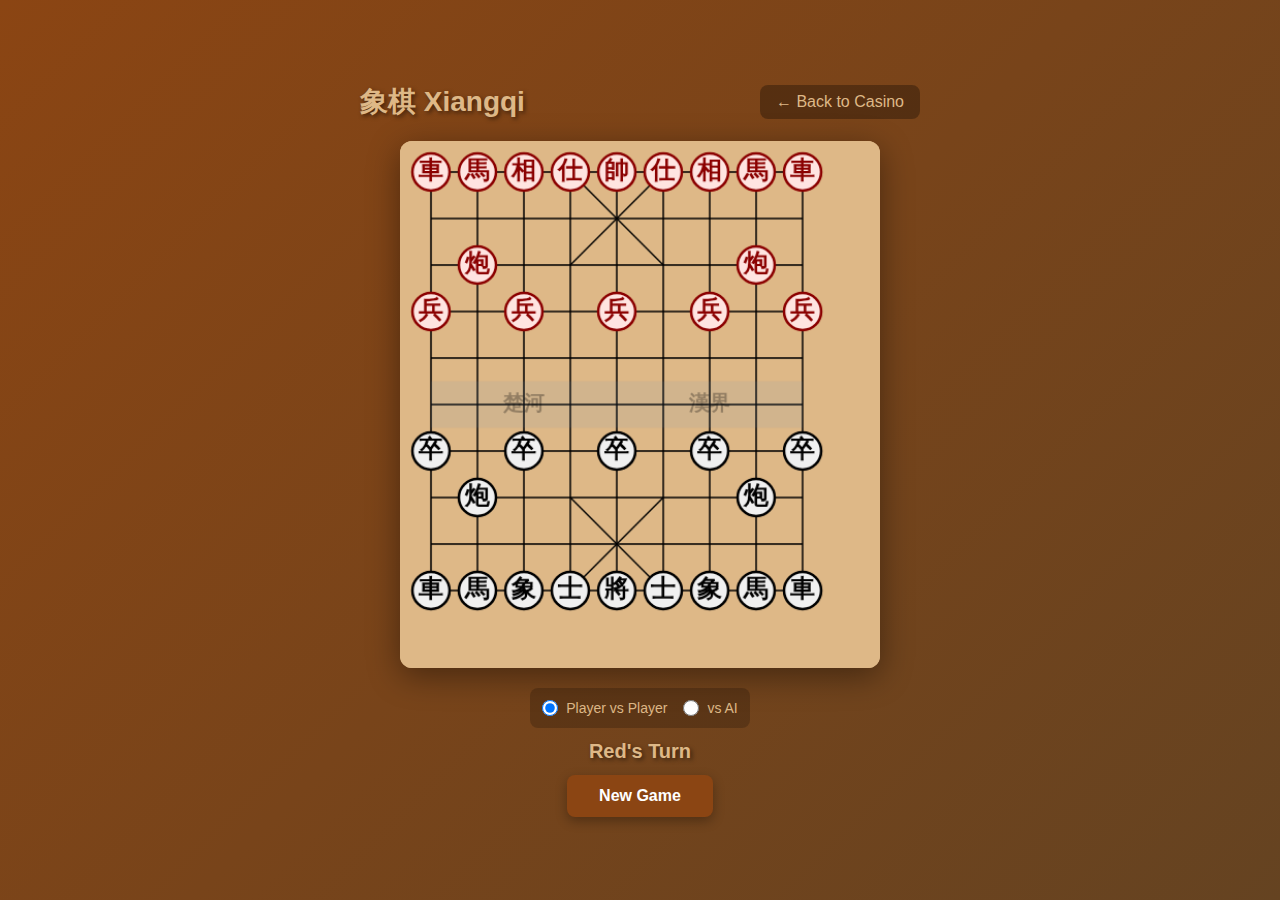
<file: games/xiangqi/index.html>
<!DOCTYPE html>
<html lang="en">
<head>
    <meta charset="UTF-8">
    <meta name="viewport" content="width=device-width, initial-scale=1.0, maximum-scale=1.0, user-scalable=no">
    <title>Xiangqi - Dad's Casino</title>
    <link rel="stylesheet" href="css/style.css">
</head>
<body>
    <div id="gameContainer">
        <div id="header">
            <h1>象棋 Xiangqi</h1>
            <a href="../../index.html" class="backButton">← Back to Casino</a>
        </div>

        <div id="gameScaler">
            <canvas id="gameCanvas"></canvas>
        </div>

        <div id="controls">
            <div id="gameMode">
                <label>
                    <input type="radio" name="mode" value="pvp" checked>
                    <span>Player vs Player</span>
                </label>
                <label>
                    <input type="radio" name="mode" value="ai">
                    <span>vs AI</span>
                </label>
            </div>

            <div id="aiControls" style="display: none;">
                <div class="aiSetting">
                    <label for="aiColor">AI Plays:</label>
                    <select id="aiColor">
                        <option value="red" selected>Red (You are Black)</option>
                        <option value="black">Black (You are Red)</option>
                    </select>
                </div>

                <div class="aiSetting">
                    <label for="aiDifficulty">AI Difficulty:</label>
                    <select id="aiDifficulty">
                        <option value="1">Easy (Level 1)</option>
                        <option value="2" selected>Medium (Level 2)</option>
                        <option value="3">Hard (Level 3)</option>
                    </select>
                </div>
            </div>

            <div id="turnDisplay">Red's Turn</div>
            <button id="resetButton">New Game</button>
        </div>
    </div>

    <script src="js/rules.js"></script>
    <script src="js/ai.js"></script>
    <script src="js/game.js"></script>
</body>
</html>
</file>
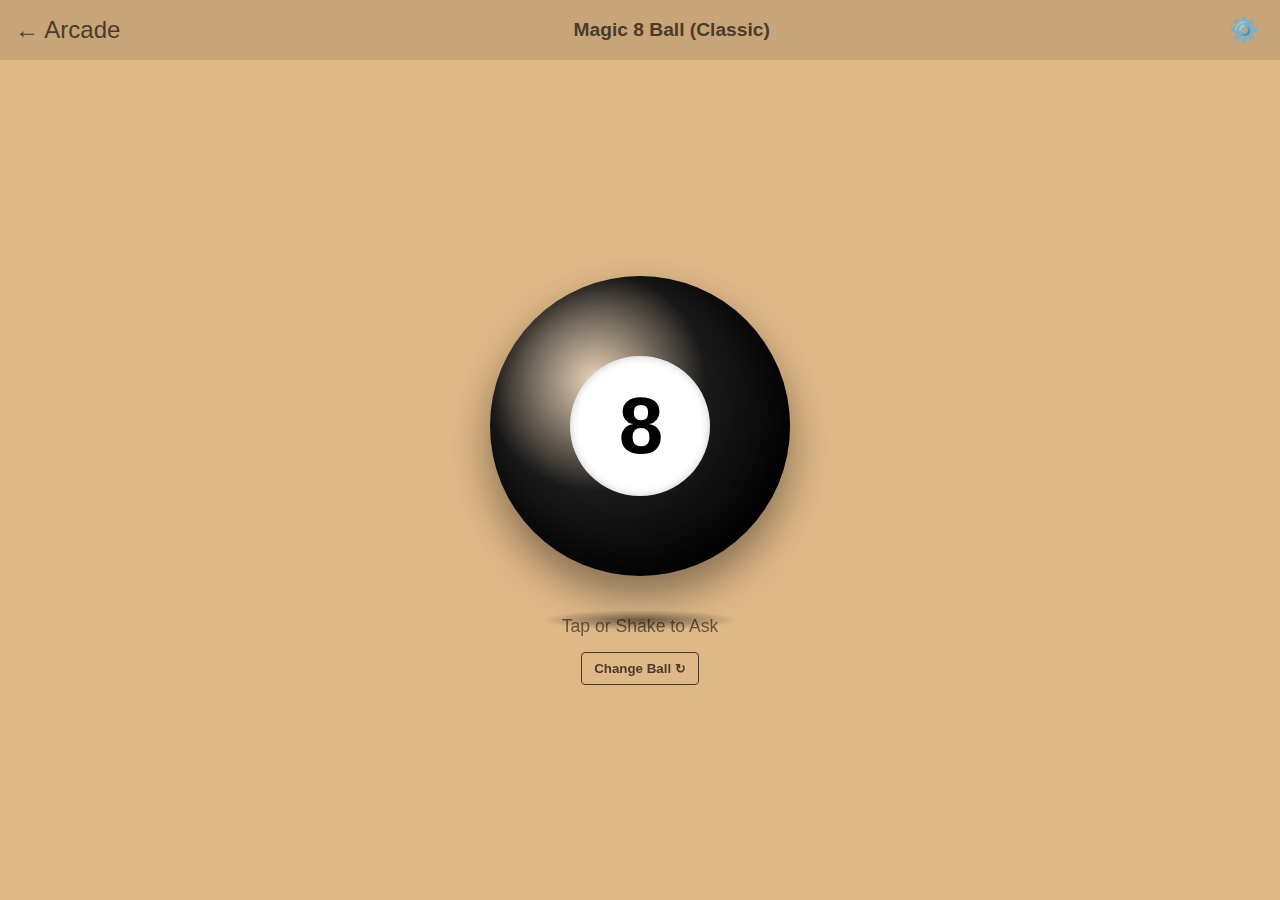
<file: games/xtc_ball/index.html>
<!DOCTYPE html>
<html lang="en">
<head>
    <meta charset="UTF-8">
    <meta name="viewport" content="width=device-width, initial-scale=1.0, maximum-scale=1.0, user-scalable=no">
    <title>Magic XTC Ball | Fong Family Arcade</title>
    <link rel="stylesheet" href="css/style.css">
    <link rel="apple-touch-icon" href="../../assets/icon.png">
</head>
<body>

    <div class="game-container">
        <header class="game-header">
            <a href="../../index.html" class="back-btn">← Arcade</a>
            <h1 id="ballName">Magic XTC Ball</h1>
            <button id="settingsBtn" class="icon-btn">⚙️</button>
        </header>

        <main class="oracle-stage">
            
            <div class="shadow"></div>

            <div id="oracleBall" class="ball">
                <div class="face front">
                    <div class="badge">
                        <span id="ballLabel">8</span>
                    </div>
                </div>

                <div class="face back">
                    <div class="window-rim">
                        <div class="liquid">
                            <div class="bubble b1"></div>
                            <div class="bubble b2"></div>
                            <div class="bubble b3"></div>
                            
                            <div id="answerTriangle" class="triangle">
                                <span id="answerText">TRY<br>AGAIN</span>
                            </div>
                        </div>
                    </div>
                </div>
            </div>

            <div class="instructions" id="instructionText">Tap or Shake to Ask</div>
            
            <button class="small-btn" 
                    style="margin-top: 15px; background: transparent; border: 1px solid #4a3b2a; color: #4a3b2a;" 
                    onclick="document.getElementById('settingsBtn').click()">
                Change Ball ↻
            </button>
            
            <button id="motionPermBtn" class="perm-btn hidden">Enable Shake</button>

        </main>
    </div>

    <div id="settingsModal" class="modal hidden">
        <div class="modal-content">
            <div class="modal-header">
                <h2>Ball Settings</h2>
                <button id="closeModal" class="close-btn">×</button>
            </div>
            
            <div class="modal-body">
                
                <div class="modal-split-top">
                    
                    <div class="modal-col-left">
                        <div id="miniBall" class="ball-mini">
                            <div class="badge-mini">
                                <span id="miniLabel">8</span>
                            </div>
                        </div>
                    </div>

                    <div class="modal-col-right">
                        <div class="setting-group tight">
                            <label>Select Ball</label>
                            <div class="select-row">
                                <select id="ballSelector"></select>
                                <button id="createNewBtn" class="small-btn">+</button>
                            </div>
                        </div>

                        <div class="setting-group tight">
                            <label>Name</label>
                            <input type="text" id="editName" placeholder="Ball Name">
                        </div>
                        
                        <div class="row-group">
                            <div class="setting-group half tight">
                                <label>Body Color</label>
                                <input type="color" id="editColor" value="#000000">
                            </div>
                            <div class="setting-group half tight">
                                <label>Fluid Color</label>
                                <input type="color" id="editLiquidColor" value="#100060">
                            </div>
                        </div>

                        <div class="setting-group tight">
                            <label>Label (1-3 chars)</label>
                            <input type="text" id="editLabel" maxlength="3" value="8">
                        </div>
                    </div>
                </div>

                <hr class="separator">

                <div class="setting-group">
                    <label>Answers & Weights</label>
                    <div class="answers-container">
                        <table id="answersTable">
                            <thead>
                                <tr>
                                    <th>Option</th>
                                    <th width="75">Weight</th>
                                    <th width="30"></th>
                                </tr>
                            </thead>
                            <tbody id="answersList">
                                </tbody>
                        </table>
                        <button id="addAnswerBtn" class="small-btn full-width" style="margin-top:5px">+ Add Answer Option</button>
                    </div>
                </div>

                <div class="actions">
                    <span id="lockedMessage" class="status-msg hidden">🔒 Preset balls cannot be edited</span>
                    <div id="editControls" class="control-row">
                        <button id="selectBallBtn" class="action-btn primary hidden">Select & Play</button>
                        
                        <button id="saveBallBtn" class="action-btn primary hidden">Save & Play</button>
                        
                        <button id="deleteBallBtn" class="action-btn danger hidden">Delete</button>
                    </div>
                </div>

            </div>
        </div>
    </div>

    <script src="js/config.js"></script>
    <script src="js/game.js"></script>
</body>
</html>
</file>
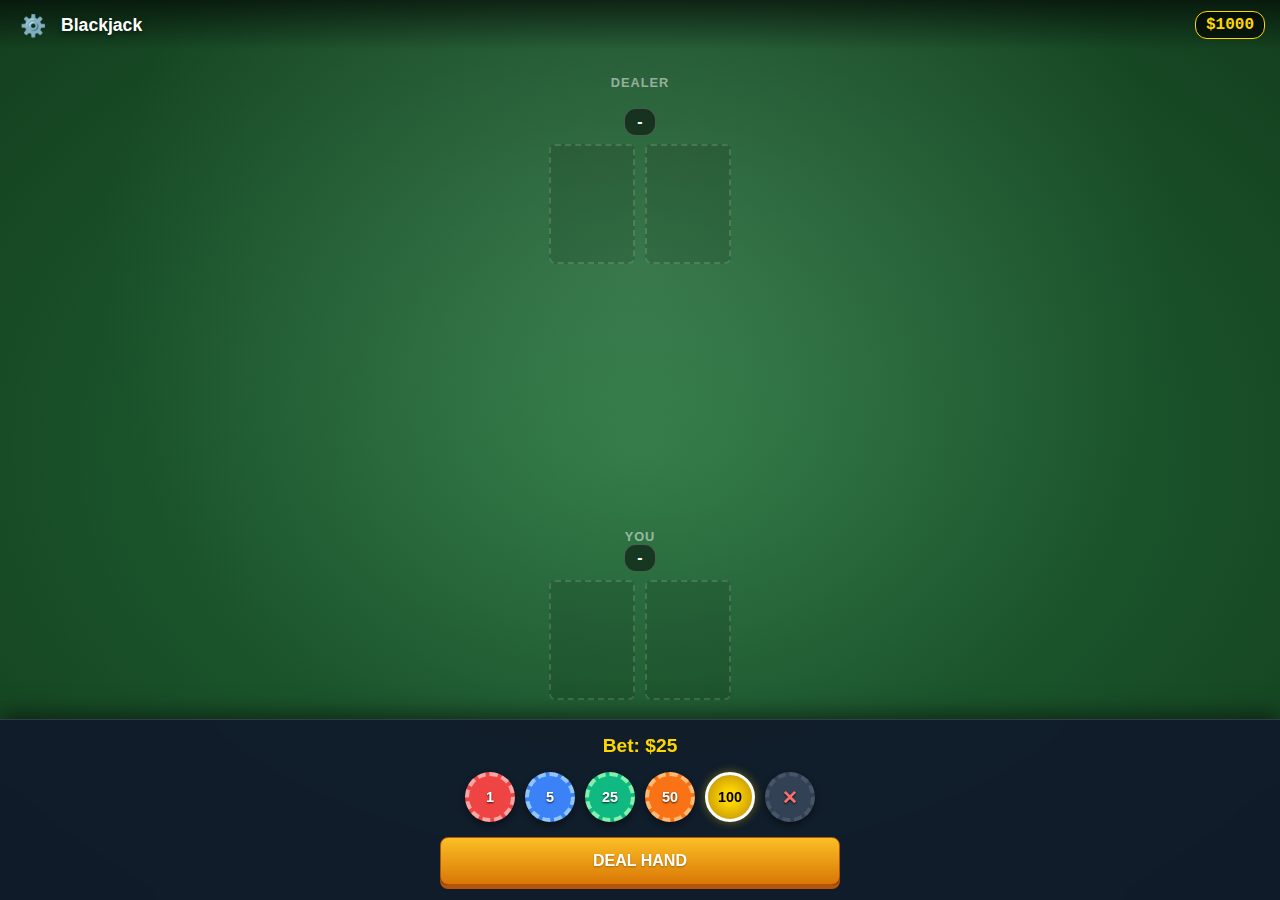
<file: games/cards/blackjack/index.html>
<!DOCTYPE html>
<html lang="en">
<head>
    <meta charset="UTF-8">
    <meta name="viewport" content="width=device-width, initial-scale=1.0, maximum-scale=1.0, user-scalable=no">
    <title>Blackjack - Fong Family Arcade</title>
    <style>
        * {
            box-sizing: border-box;
            -webkit-tap-highlight-color: transparent;
            user-select: none;
        }
        
        html, body { 
            margin: 0; 
            padding: 0; 
            height: 100%; 
            width: 100%;
            overflow: hidden; /* Main container logic */
        }
        
        body {
            font-family: -apple-system, BlinkMacSystemFont, 'Segoe UI', Roboto, sans-serif;
            background: 
                radial-gradient(circle at 50% 30%, rgba(255,255,255,0.1) 0%, rgba(0,0,0,0.1) 60%),
                radial-gradient(ellipse at center, #27773f 0%, #154622 100%);
            color: #fff;
            display: flex;
            flex-direction: column;
        }
        
        /* Header */
        .header {
            background: linear-gradient(180deg, rgba(0,0,0,0.6) 0%, rgba(0,0,0,0) 100%);
            padding: 10px 15px;
            display: flex;
            justify-content: space-between;
            align-items: center;
            flex-shrink: 0;
            z-index: 10;
            height: 50px;
        }
        
        .header h1 {
            margin: 0;
            font-size: 1.1em;
            text-shadow: 0 2px 4px rgba(0,0,0,0.5);
            display: flex;
            align-items: center;
            gap: 10px;
        }
        
        .balance {
            font-family: "Courier New", monospace;
            font-weight: bold;
            color: #ffd700;
            background: rgba(0,0,0,0.6);
            padding: 4px 10px;
            border-radius: 12px;
            border: 1px solid #ffd700;
        }

        .settings-btn {
            background: none;
            border: none;
            color: #ccc;
            font-size: 1.2em;
            cursor: pointer;
            padding: 5px;
        }

        /* --- TABLE AREA (Scrollable) --- */
        .table {
            flex: 1;
            display: flex;
            flex-direction: column;
            justify-content: space-between; /* Space between dealer (top) and player (bottom) */
            padding: 15px;
            padding-bottom: 200px; /* IMPORTANT: Extra padding so cards don't hide behind footer */
            overflow-y: auto; /* Allow scrolling if dealer has many cards */
            -webkit-overflow-scrolling: touch;
            position: relative;
        }

        /* Message Overlay - Positioned in center/middle */
        .message-container {
            position: absolute;
            top: 50%; /* Center vertically */
            left: 50%;
            transform: translate(-50%, -50%);
            z-index: 100;
            text-align: center;
            pointer-events: none;
            width: 100%;
            max-width: 400px;
        }
        
        .message {
            font-size: 2em;
            font-weight: bold;
            text-shadow: 0 2px 4px rgba(0,0,0,0.8);
            padding: 15px 30px;
            border-radius: 12px;
            display: inline-block;
            opacity: 0;
            transition: all 0.3s cubic-bezier(0.175, 0.885, 0.32, 1.275);
            transform: scale(0.8);
        }
        
        /* Message Animations */
        .message.visible { opacity: 1; transform: scale(1); }
        .message.win { color: #fff; background: rgba(34, 197, 94, 0.95); border: 2px solid #86efac; box-shadow: 0 0 20px rgba(34, 197, 94, 0.4); }
        .message.lose { color: #fff; background: rgba(239, 68, 68, 0.95); border: 2px solid #fca5a5; box-shadow: 0 0 20px rgba(239, 68, 68, 0.4); }
        .message.push { color: #fff; background: rgba(234, 179, 8, 0.95); border: 2px solid #fde047; }
        .message.blackjack { color: #000; background: linear-gradient(135deg, #ffd700, #fbbf24); border: 3px solid #fff; font-size: 2.5em; text-shadow: none; }

        /* Hand Areas */
        .hand-area {
            display: flex;
            flex-direction: column;
            align-items: center;
            min-height: 140px;
            position: relative;
        }

        /* Dealer area anchored at top */
        .dealer-area {
            margin-bottom: auto; /* Push to top */
        }

        /* Player area anchored at bottom */
        .player-area {
            margin-top: auto; /* Push to bottom */
        }

        .hand-area h3 {
            margin: 10px 0;
            font-size: 0.8rem;
            text-transform: uppercase;
            letter-spacing: 1px;
            color: rgba(255,255,255,0.5);
        }

        .cards-container {
            display: flex;
            justify-content: center;
            height: 120px;
            position: relative;
        }
        
        /* Card Slots */
        .card-slot {
            width: 86px;
            height: 120px;
            margin: 0 -25px; /* Overlap */
            transition: margin 0.3s;
            position: relative;
        }

        .card-slot.placeholder {
            border: 2px dashed rgba(255, 255, 255, 0.15);
            border-radius: 6px;
            background: rgba(0, 0, 0, 0.1);
            margin: 0 5px; 
        }
        
        .card-slot canvas {
            width: 100%;
            height: 100%;
            border-radius: 6px;
            box-shadow: -2px 2px 5px rgba(0,0,0,0.3);
        }
        
        .hand-value {
            margin: 8px 0;
            background: rgba(0,0,0,0.5);
            padding: 4px 12px;
            border-radius: 12px;
            font-size: 1rem;
            font-weight: bold;
            border: 1px solid rgba(255,255,255,0.2);
        }

        /* Hide value bubble when empty/no value */
        .hand-value.hidden-value {
            display: none;
        }

        /* Hide value bubble if no cards or value is 0 */
        .hand-value.hidden-value {
            display: none;
        }

        /* Player area: Bottom-Up layout (Cards → Value → Label) */
        #playerArea {
            flex-direction: column-reverse;
        }

        #playerArea h3 {
            margin: 10px 0 0 0; /* Flip margin for bottom label */
        }

        #playerArea .hand-value {
            margin-top: 0;
            margin-bottom: 8px; /* Space below value bubble */
        }
        
        .hand-value.bust { background: #ef4444; border-color: #ff0000; }
        .hand-value.blackjack { background: #ffd700; color: #000; border-color: #fff; }
        .hand-value.max { background: #3b82f6; border-color: #60a5fa; box-shadow: 0 0 10px #3b82f6; } 

        /* --- FIXED FOOTER CONTROLS --- */
        .controls {
            position: fixed; /* PINNED TO BOTTOM */
            bottom: 0; left: 0; right: 0;
            background: rgba(15, 23, 42, 0.9);
            backdrop-filter: blur(15px);
            padding: 15px;
            padding-bottom: max(15px, env(safe-area-inset-bottom));
            display: flex;
            flex-direction: column;
            gap: 12px;
            border-top: 1px solid rgba(255,255,255,0.15);
            z-index: 1000;
            box-shadow: 0 -5px 20px rgba(0,0,0,0.5);
        }
        
        .control-row {
            display: flex;
            gap: 10px;
            width: 100%;
            justify-content: center;
            max-width: 600px;
            margin: 0 auto;
        }
        
        .hidden { display: none !important; }
        
        /* CHIP UI */
        .chip-container {
            display: flex;
            gap: 10px;
            justify-content: center;
            width: 100%;
            margin-bottom: 5px;
        }

        .chip {
            width: 50px;
            height: 50px;
            border-radius: 50%;
            border: 4px dashed rgba(255,255,255,0.5);
            color: white;
            font-weight: bold;
            font-size: 0.9rem;
            display: flex;
            align-items: center;
            justify-content: center;
            box-shadow: 0 3px 6px rgba(0,0,0,0.4);
            cursor: pointer;
            transition: transform 0.1s;
            text-shadow: 0 1px 2px rgba(0,0,0,0.8);
            position: relative;
        }

        .chip:active { transform: scale(0.9); }
        
        .chip-1 { background: #ef4444; border-color: #fca5a5; }
        .chip-5 { background: #3b82f6; border-color: #93c5fd; }
        .chip-25 { background: #10b981; border-color: #86efac; }
        .chip-50 { background: #f97316; border-color: #fdba74; }
        
        /* Gold $100 Chip */
        .chip-100 { 
            background: radial-gradient(circle, #ffd700 20%, #b8860b 100%);
            border: 3px solid #fff;
            color: #000;
            text-shadow: none;
            box-shadow: 0 0 10px rgba(255, 215, 0, 0.4);
        }

        /* Clear X Chip */
        .chip-clear {
            background: #334155;
            border-color: #475569;
            color: #f87171;
            font-size: 1.2rem;
        }

        .bet-display {
            color: #ffd700;
            font-size: 1.2rem;
            font-weight: bold;
            text-align: center;
            margin-bottom: 5px;
        }

        /* ACTION BUTTONS */
        button.action-btn {
            background: linear-gradient(180deg, #f1f5f9 0%, #cbd5e1 100%);
            border: 1px solid #94a3b8;
            border-radius: 8px;
            padding: 14px;
            font-size: 1rem;
            font-weight: 800;
            color: #0f172a;
            cursor: pointer;
            box-shadow: 0 4px 0 #94a3b8;
            transition: all 0.1s;
            flex: 1;
            text-transform: uppercase;
            touch-action: manipulation;
        }
        
        button.action-btn:active { transform: translateY(4px); box-shadow: 0 0 0 #94a3b8; }
        
        button.primary {
            background: linear-gradient(180deg, #fbbf24 0%, #d97706 100%);
            border-color: #b45309;
            box-shadow: 0 4px 0 #b45309;
            color: #fff;
            text-shadow: 0 1px 2px rgba(0,0,0,0.3);
        }
        button.primary:active { box-shadow: 0 0 0 #b45309; }
        
        button.danger {
            background: linear-gradient(180deg, #f87171 0%, #dc2626 100%);
            border-color: #991b1b;
            box-shadow: 0 4px 0 #991b1b;
            color: white;
        }
        button.danger:active { box-shadow: 0 0 0 #991b1b; }

        button:disabled { opacity: 0.5; cursor: not-allowed; filter: grayscale(1); }

        /* Settings Modal */
        .modal-overlay {
            position: fixed;
            top: 0; left: 0; right: 0; bottom: 0;
            background: rgba(0,0,0,0.8);
            z-index: 2000;
            display: flex;
            justify-content: center;
            align-items: center;
            backdrop-filter: blur(5px);
        }
        .modal {
            background: #1e293b;
            padding: 20px;
            border-radius: 12px;
            width: 90%;
            max-width: 400px;
            border: 1px solid #475569;
        }
        .setting-row { display: flex; justify-content: space-between; align-items: center; margin: 15px 0; border-bottom: 1px solid #334155; padding-bottom: 15px; }
        .setting-row label { color: #e2e8f0; }
        .setting-row input { background: #0f172a; color: white; border: 1px solid #475569; padding: 8px; border-radius: 6px; width: 80px; text-align: center; }
        .full-btn { width: 100%; margin-top: 10px; padding: 12px; border: none; border-radius: 6px; font-weight: bold; cursor: pointer; }
        .reset-funds { background: #ef4444; color: white; }
        .close-btn { background: #ffd700; color: black; }

        /* Debug Overlay */
        .debug-overlay {
            position: fixed;
            top: 0; left: 0; right: 0; bottom: 0;
            background: rgba(0,0,0,0.95);
            z-index: 3000;
            display: flex;
            justify-content: center;
            align-items: center;
            backdrop-filter: blur(10px);
        }
        .debug-panel {
            background: #0f172a;
            padding: 25px;
            border-radius: 12px;
            width: 90%;
            max-width: 500px;
            border: 2px solid #ef4444;
            box-shadow: 0 0 30px rgba(239, 68, 68, 0.5);
        }
        .debug-panel h2 {
            color: #ef4444;
            margin: 0 0 15px 0;
            font-size: 1.3rem;
            text-align: center;
            text-transform: uppercase;
            letter-spacing: 2px;
        }
        .debug-panel p {
            color: #94a3b8;
            font-size: 0.85rem;
            text-align: center;
            margin-bottom: 20px;
        }
        .debug-commands {
            display: flex;
            flex-direction: column;
            gap: 10px;
            margin-bottom: 15px;
        }
        .debug-btn {
            background: linear-gradient(180deg, #334155 0%, #1e293b 100%);
            border: 1px solid #475569;
            color: #e2e8f0;
            padding: 12px;
            border-radius: 8px;
            font-weight: bold;
            cursor: pointer;
            transition: all 0.2s;
            font-size: 0.9rem;
        }
        .debug-btn:hover {
            background: linear-gradient(180deg, #475569 0%, #334155 100%);
            border-color: #64748b;
        }
        .debug-btn:active {
            transform: scale(0.98);
        }
        .debug-btn.danger {
            background: linear-gradient(180deg, #7f1d1d 0%, #450a0a 100%);
            border-color: #991b1b;
            color: #fca5a5;
        }
        .debug-close {
            background: #ef4444;
            color: white;
            border: none;
            padding: 12px;
            border-radius: 8px;
            font-weight: bold;
            cursor: pointer;
            width: 100%;
            margin-top: 10px;
        }

        /* Insurance Modal */
        .insurance-modal {
            text-align: center;
            border: 2px solid #fbbf24;
            box-shadow: 0 0 30px rgba(251, 191, 36, 0.3);
        }
        .insurance-modal h2 {
            color: #fbbf24;
            margin: 0 0 15px 0;
            font-size: 1.5rem;
        }
        .insurance-modal p {
            color: #e2e8f0;
            margin: 10px 0;
            font-size: 0.95rem;
        }
        .insurance-info {
            background: rgba(0,0,0,0.3);
            padding: 12px;
            border-radius: 8px;
            margin: 15px 0;
            border: 1px solid #475569;
            font-size: 0.9rem;
        }
        .insurance-info span {
            color: #fbbf24;
            font-weight: bold;
            font-size: 1.1rem;
        }
        .insurance-actions {
            display: flex;
            gap: 10px;
            margin-top: 20px;
        }
        .insurance-actions .action-btn {
            flex: 1;
        }

    </style>
</head>
<body>
    <header class="header">
        <h1>
            <button id="btnSettings" class="settings-btn">⚙️</button>
            Blackjack
        </h1>
        <div class="balance">$<span id="balance">1000</span></div>
    </header>

    <main class="table">
        <!-- Dealer Section (anchored at top) -->
        <div class="hand-area dealer-area" id="dealerArea">
            <h3>Dealer</h3>
            <div class="hand-value" id="dealerValue">-</div>
            <div class="cards-container" id="dealerCards"></div>
        </div>

        <!-- Message (center/middle) -->
        <div class="message-container">
            <div id="message" class="message"></div>
        </div>

        <!-- Player Section (anchored at bottom) -->
        <div class="hand-area player-area" id="playerArea">
            <div class="cards-container" id="playerCards"></div>
            <div class="hand-value" id="playerValue">-</div>
            <h3>You</h3>
        </div>
    </main>

    <footer class="controls">
        <div id="bettingRow" class="control-row" style="flex-direction: column; align-items: center;">
            <div class="bet-display">Bet: $<span id="currentBetDisplay">25</span></div>
            
            <div class="chip-container">
                <div class="chip chip-1" data-val="1">1</div>
                <div class="chip chip-5" data-val="5">5</div>
                <div class="chip chip-25" data-val="25">25</div>
                <div class="chip chip-50" data-val="50">50</div>
                <div class="chip chip-100" data-val="100">100</div>
                <div class="chip chip-clear" id="btnClearBet">✕</div>
            </div>
            
            <button id="btnDeal" class="action-btn primary" style="width: 100%; max-width: 400px;">DEAL HAND</button>
        </div>

        <div id="actionRow" class="control-row hidden">
            <button id="btnHit" class="action-btn primary">HIT</button>
            <button id="btnStand" class="action-btn danger">STAND</button>
            <button id="btnDouble" class="action-btn">DOUBLE</button>
        </div>

        <div id="gameOverRow" class="control-row hidden" style="flex-direction: column; gap: 10px;">
            <button id="btnPlayAgain" class="action-btn primary" style="width: 100%; max-width: 400px;">PLAY AGAIN (<span id="lastBetAmount">$25</span>)</button>
            <button id="btnNew" class="action-btn" style="width: 100%; max-width: 400px;">CHANGE BET</button>
        </div>
    </footer>

    <div id="settingsModal" class="modal-overlay hidden">
        <div class="modal">
            <h2>Game Settings</h2>
            <div class="setting-row"><label>Decks</label><input type="number" id="cfgDecks" value="6" min="1" max="8"></div>
            <div class="setting-row"><label>Target Score</label><input type="number" id="cfgTarget" value="21" min="10" max="50"></div>
            <div class="setting-row"><label>Dealer Stands</label><input type="number" id="cfgDealerStand" value="17" min="10" max="25"></div>
            <button id="btnResetFunds" class="full-btn reset-funds">Reset Funds ($1000)</button>
            <button id="btnResetRules" class="full-btn reset-rules">Restore Default Rules</button>
            <button id="btnCloseSettings" class="full-btn close-btn">Save & Close</button>
        </div>
    </div>

    <div id="debugOverlay" class="debug-overlay hidden">
        <div class="debug-panel">
            <h2>⚠️ Debug Console</h2>
            <p>Force specific game states for testing</p>
            <div class="debug-commands">
                <button class="debug-btn" id="debugPlayerBJ">🃏 Force Player Blackjack</button>
                <button class="debug-btn" id="debugPlayerBust">💥 Force Player Bust (Next Hit)</button>
                <button class="debug-btn" id="debugDealerBust">💀 Force Dealer Bust</button>
                <button class="debug-btn" id="debugTie">🤝 Force Tie (Match Scores)</button>
                <button class="debug-btn danger" id="debugResetBank">💰 Reset Bank to $1000</button>
            </div>
            <button class="debug-close" id="debugClose">Close Debug Console</button>
        </div>
    </div>

    <div id="insuranceModal" class="modal-overlay hidden">
        <div class="modal insurance-modal">
            <h2>🛡️ Insurance?</h2>
            <p>Dealer shows an Ace. Would you like to buy insurance?</p>
            <p class="insurance-info">Cost: <span id="insuranceCost">$0</span> (Half your bet)<br>
            Pays 2:1 if dealer has Blackjack</p>
            <div class="insurance-actions">
                <button id="btnInsuranceYes" class="action-btn primary">YES</button>
                <button id="btnInsuranceNo" class="action-btn">NO</button>
            </div>
        </div>
    </div>

    <script src="../shared/enums.js"></script>
    <script src="../shared/card-assets.js"></script>
    <script src="../shared/card.js"></script>
    <script src="../shared/deck.js"></script>
    <script src="../shared/pile.js"></script>
    <script src="../shared/player.js"></script>
    <script src="../shared/engine.js"></script>
    <script src="ruleset.js"></script>

    <script>
        class BlackjackUI {
            constructor() {
                CardAssets.init();
                // DEBUG ON to help identify states if needed
                this.engine = new GameEngine(BlackjackRuleset, { debug: true });
                this.wager = 25;
                this.holeCardHidden = true;

                this.el = {
                    balance: document.getElementById('balance'),
                    dealerCards: document.getElementById('dealerCards'),
                    playerCards: document.getElementById('playerCards'),
                    dealerValue: document.getElementById('dealerValue'),
                    playerValue: document.getElementById('playerValue'),
                    message: document.getElementById('message'),
                    betDisplay: document.getElementById('currentBetDisplay'),
                    bettingRow: document.getElementById('bettingRow'),
                    actionRow: document.getElementById('actionRow'),
                    gameOverRow: document.getElementById('gameOverRow'),
                    btnDeal: document.getElementById('btnDeal'),
                    btnHit: document.getElementById('btnHit'),
                    btnStand: document.getElementById('btnStand'),
                    btnDouble: document.getElementById('btnDouble'),
                    btnNew: document.getElementById('btnNew'),
                    btnPlayAgain: document.getElementById('btnPlayAgain'),
                    lastBetAmount: document.getElementById('lastBetAmount'),
                    btnClearBet: document.getElementById('btnClearBet'),
                    settingsModal: document.getElementById('settingsModal'),
                    btnSettings: document.getElementById('btnSettings'),
                    btnCloseSettings: document.getElementById('btnCloseSettings'),
                    btnResetFunds: document.getElementById('btnResetFunds'),
                    btnResetRules: document.getElementById('btnResetRules'),
                    cfgDecks: document.getElementById('cfgDecks'),
                    cfgTarget: document.getElementById('cfgTarget'),
                    cfgDealerStand: document.getElementById('cfgDealerStand'),
                    debugOverlay: document.getElementById('debugOverlay'),
                    debugClose: document.getElementById('debugClose'),
                    debugPlayerBJ: document.getElementById('debugPlayerBJ'),
                    debugPlayerBust: document.getElementById('debugPlayerBust'),
                    debugDealerBust: document.getElementById('debugDealerBust'),
                    debugTie: document.getElementById('debugTie'),
                    debugResetBank: document.getElementById('debugResetBank'),
                    header: document.querySelector('.header'),
                    insuranceModal: document.getElementById('insuranceModal'),
                    insuranceCost: document.getElementById('insuranceCost'),
                    btnInsuranceYes: document.getElementById('btnInsuranceYes'),
                    btnInsuranceNo: document.getElementById('btnInsuranceNo')
                };

                // Insurance tracking
                this.insuranceBet = 0;
                this.insuranceOffered = false;

                // Triple-tap counter for debug console
                this.tapCount = 0;
                this.tapTimer = null;

                this._bindEvents();
                this._subscribeToEngine();
                this._loadSettings();
                this._initGame();
            }

            _bindEvents() {
                this.el.btnSettings.onclick = () => this.el.settingsModal.classList.remove('hidden');
                this.el.btnCloseSettings.onclick = () => this._saveSettings();
                this.el.btnResetFunds.onclick = () => this._resetFunds();
                this.el.btnResetRules.onclick = () => this._resetRules();

                document.querySelectorAll('.chip:not(#btnClearBet)').forEach(btn => {
                    btn.onclick = () => {
                        this.wager += parseInt(btn.dataset.val);
                        this._updateBetDisplay();
                    };
                });
                this.el.btnClearBet.onclick = () => {
                    this.wager = 0;
                    this._updateBetDisplay();
                };

                this.el.btnDeal.onclick = () => this.deal();
                this.el.btnHit.onclick = () => this.engine.submitAction('player1', 'hit');
                this.el.btnStand.onclick = () => this.engine.submitAction('player1', 'stand');
                this.el.btnDouble.onclick = () => this.engine.submitAction('player1', 'double');
                this.el.btnPlayAgain.onclick = () => this.playAgain();
                this.el.btnNew.onclick = () => this.newHand();

                // Debug Console: Triple-tap on header to reveal
                this.el.header.onclick = () => {
                    this.tapCount++;
                    clearTimeout(this.tapTimer);
                    if (this.tapCount === 3) {
                        this.el.debugOverlay.classList.remove('hidden');
                        this.tapCount = 0;
                    } else {
                        this.tapTimer = setTimeout(() => { this.tapCount = 0; }, 500);
                    }
                };

                // Debug Command Handlers
                this.el.debugClose.onclick = () => this.el.debugOverlay.classList.add('hidden');
                this.el.debugPlayerBJ.onclick = () => this._debugForcePlayerBlackjack();
                this.el.debugPlayerBust.onclick = () => this._debugForcePlayerBust();
                this.el.debugDealerBust.onclick = () => this._debugForceDealerBust();
                this.el.debugTie.onclick = () => this._debugForceTie();
                this.el.debugResetBank.onclick = () => this._debugResetBank();

                // Insurance Handlers
                this.el.btnInsuranceYes.onclick = () => this._acceptInsurance();
                this.el.btnInsuranceNo.onclick = () => this._declineInsurance();
            }

            _subscribeToEngine() {
                this.engine.on('*', (event) => {
                    switch (event.type) {
                        case 'DEAL': this._handleDealEvent(event); break;
                        case 'TURN_START': this._handleTurnStart(event); break;
                        case 'REVEAL': this._handleReveal(); break;
                        case 'RESOLUTION': this._handleResolution(event); break;
                        case 'GAME_OVER': this._handleGameOver(); break;
                        case 'PAYOUT': this._updateBalance(); break;
                    }
                });
            }

            _initGame() {
                const storedBalance = parseInt(localStorage.getItem('family_arcade_balance')) || 1000;
                this.engine.init([{ id: 'player1', type: 'human', name: 'You', balance: storedBalance }]);
                this._updateBalance();
                this._updateBetDisplay();
                this._resetTableVisuals();
            }

            _loadSettings() {
                const savedJson = localStorage.getItem('blackjack_config');
                if (savedJson) {
                    try {
                        const saved = JSON.parse(savedJson);
                        BlackjackRuleset.deckCount = saved.deckCount;
                        BlackjackRuleset.targetScore = saved.targetScore;
                        BlackjackRuleset.dealerStandThreshold = saved.dealerStandThreshold;
                    } catch(e) {}
                }
                this.el.cfgDecks.value = BlackjackRuleset.deckCount;
                this.el.cfgTarget.value = BlackjackRuleset.targetScore;
                this.el.cfgDealerStand.value = BlackjackRuleset.dealerStandThreshold;
            }

            _saveSettings() {
                BlackjackRuleset.deckCount = parseInt(this.el.cfgDecks.value) || 6;
                BlackjackRuleset.targetScore = parseInt(this.el.cfgTarget.value) || 21;
                BlackjackRuleset.dealerStandThreshold = parseInt(this.el.cfgDealerStand.value) || 17;
                localStorage.setItem('blackjack_config', JSON.stringify({
                    deckCount: BlackjackRuleset.deckCount,
                    targetScore: BlackjackRuleset.targetScore,
                    dealerStandThreshold: BlackjackRuleset.dealerStandThreshold
                }));
                this.el.settingsModal.classList.add('hidden');
            }

            _resetRules() {
                if(confirm("Restore default rules?")) {
                    this.el.cfgDecks.value = 6;
                    this.el.cfgTarget.value = 21;
                    this.el.cfgDealerStand.value = 17;
                    this._saveSettings();
                }
            }

            _resetFunds() {
                if(confirm("Reset funds to $1000?")) {
                    localStorage.setItem('family_arcade_balance', 1000);
                    const player = this.engine.players[0];
                    player.balance = 1000;
                    this._updateBalance();
                    this.el.settingsModal.classList.add('hidden');
                }
            }

            _updateBetDisplay() {
                this.el.betDisplay.textContent = this.wager;
            }

            deal() {
                const player = this.engine.players[0];
                if (this.wager === 0) {
                    this._showMessage('Place a bet!', 'push');
                    return;
                }
                if (this.wager > player.balance) {
                    this._showMessage('Not enough chips!', 'lose');
                    return;
                }
                
                this._resetTableVisuals();
                this._showControls('none');
                
                this.engine.startRound();
                this.engine.placeBet('player1', this.wager);
                this.engine.confirmBets();
            }

            _resetTableVisuals() {
                this.holeCardHidden = true;
                this.insuranceBet = 0;
                this.insuranceOffered = false;
                this.el.dealerCards.innerHTML = '<div class="card-slot placeholder"></div><div class="card-slot placeholder"></div>';
                this.el.playerCards.innerHTML = '<div class="card-slot placeholder"></div><div class="card-slot placeholder"></div>';
                this.el.dealerValue.textContent = '-';
                this.el.playerValue.textContent = '-';
                this.el.playerValue.className = 'hand-value';
                this.el.dealerValue.className = 'hand-value';
                this._showMessage('');
            }

            playAgain() {
                // Deal with same bet as last hand (wager is already set)
                this.engine.players[0]._hasStood = false;
                if (this.engine.dealer) {
                    this.engine.dealer._hasStood = false;
                }
                this._resetTableVisuals();
                this.deal();
            }

            newHand() {
                this.engine.players[0]._hasStood = false;
                if (this.engine.dealer) {
                    this.engine.dealer._hasStood = false;
                }
                this._showControls('betting');
                this._showMessage('Place your bet!');
            }

            _handleDealEvent(event) {
                const container = event.to.id === 'dealer' ? this.el.dealerCards : this.el.playerCards;
                const faceUp = event.faceUp;
                const placeholder = container.querySelector('.placeholder');
                if(placeholder) placeholder.remove();
                this._flyCard(event.card, container, faceUp);
            }

            _flyCard(cardData, container, faceUp) {
                const landingPad = this._createCardElement(cardData, faceUp);
                // CRITICAL: Use visibility:hidden to prevent flash before animation
                landingPad.style.visibility = 'hidden';
                landingPad.style.opacity = '0';
                container.appendChild(landingPad);

                const endRect = landingPad.getBoundingClientRect();
                const startX = window.innerWidth - 50;
                const startY = -100;

                const flyer = this._createCardElement(cardData, faceUp);
                flyer.style.position = 'fixed';
                flyer.style.left = `${startX}px`;
                flyer.style.top = `${startY}px`;
                flyer.style.zIndex = '1000';
                flyer.style.transition = 'all 0.5s cubic-bezier(0.175, 0.885, 0.32, 1.275)';
                flyer.style.pointerEvents = 'none';
                flyer.style.width = getComputedStyle(landingPad.firstChild).width;
                document.body.appendChild(flyer);

                requestAnimationFrame(() => {
                    flyer.style.left = `${endRect.left}px`;
                    flyer.style.top = `${endRect.top}px`;
                    flyer.style.transform = `rotate(${(Math.random() * 6) - 3}deg)`;
                });

                setTimeout(() => {
                    flyer.remove();
                    landingPad.style.visibility = 'visible';
                    landingPad.style.opacity = '1';
                    this._updateValues();
                }, 500);
            }

            _createCardElement(cardData, faceUp) {
                const slot = document.createElement('div');
                slot.className = 'card-slot';
                slot.dataset.uuid = cardData.uuid;
                let canvas;
                if (faceUp) {
                    const rankKey = RankToAsset[cardData.rank];
                    const suitKey = SuitToAsset[cardData.suit];
                    canvas = CardAssets.getAsset(rankKey, suitKey);
                } else {
                    canvas = CardAssets.getAsset();
                }
                const clone = document.createElement('canvas');
                clone.width = canvas.width;
                clone.height = canvas.height;
                clone.getContext('2d').drawImage(canvas, 0, 0);
                slot.appendChild(clone);
                return slot;
            }

            _handleTurnStart(event) {
                if (event.actorId === 'player1') {
                    // Check for insurance offer BEFORE showing controls
                    const gameState = this.engine.getGameState();
                    if (!this.insuranceOffered && BlackjackRuleset.shouldOfferInsurance(gameState)) {
                        this._offerInsurance();
                        return; // Wait for insurance decision before showing controls
                    }

                    this._showControls('action');
                    this._showMessage('Your turn');
                    this._disableActionButtons(false);
                    const canDouble = event.availableActions && event.availableActions.includes('double');
                    this.el.btnDouble.disabled = !canDouble;
                } else if (event.actorId === 'dealer') {
                    this._showControls('none');
                    this._showMessage("Dealer's turn...");
                    this.holeCardHidden = false;
                    this._redrawDealer();
                }
            }

            _handleReveal() {
                this.holeCardHidden = false;
                this._redrawDealer();
            }

            _handleResolution(event) {
                const result = event.playerResults[0];
                let msg = '', cls = '';
                const target = BlackjackRuleset.targetScore;

                // CRITICAL: Reveal dealer's hole card at resolution
                this.holeCardHidden = false;
                this._redrawDealer();
                this._updateValues();

                // Check for insurance (already paid in _acceptInsurance if dealer had BJ, just show message)
                if (this.insuranceBet > 0) {
                    const dealer = this.engine.dealer;
                    const dealerValue = BlackjackRuleset.evaluateHand(dealer.hand.contents);

                    if (dealerValue.isBlackjack) {
                        // Insurance was already paid in _acceptInsurance, just show message
                        console.log(`[Insurance] Insurance already paid when dealer revealed Blackjack`);
                        msg = 'Insurance Paid! ';
                    } else {
                        console.log(`[Insurance] Dealer does not have Blackjack. Insurance lost.`);
                    }
                }

                if (result.outcome === 'blackjack') { msg += 'BLACKJACK!'; cls = 'blackjack'; }
                else if (result.outcome === 'win') { msg += 'You Win!'; cls = 'win'; }
                else if (result.outcome === 'push') { msg += 'Push'; cls = 'push'; }
                else { msg += result.playerValue > target ? 'Bust!' : 'Dealer Wins'; cls = 'lose'; }
                this._showMessage(msg, cls);
            }

            _handleGameOver() {
                // CRITICAL: Reveal dealer's hole card if still hidden
                if (this.holeCardHidden) {
                    this.holeCardHidden = false;
                    this._redrawDealer();
                }

                // Update final values
                this._updateValues();

                // Update "Play Again" button with last bet amount
                this.el.lastBetAmount.textContent = '$' + this.wager;

                // FORCE controls visible even if logic tried to hide them
                this._showControls('gameover');
                this._updateBalance();
                localStorage.setItem('family_arcade_balance', this.engine.players[0].balance);
            }

            _redrawDealer() {
                const dealer = this.engine.dealer;
                if (!dealer) return;
                this.el.dealerCards.innerHTML = ''; 
                dealer.hand.contents.forEach((card, i) => {
                    const faceUp = i === 0 || !this.holeCardHidden;
                    const slot = this._createCardElement(card, faceUp);
                    this.el.dealerCards.appendChild(slot);
                });
                this._updateValues();
            }

            _updateValues() {
                const target = BlackjackRuleset.targetScore;
                const player = this.engine.players[0];

                // Player value bubble logic
                if (player && player.hand.count > 0) {
                    const pv = BlackjackRuleset.evaluateHand(player.hand.contents);
                    this.el.playerValue.textContent = pv.best;
                    let cls = 'hand-value';

                    // BUBBLE LOGIC: Hide if value is 0
                    if (pv.best === 0) {
                        cls += ' hidden-value';
                    }

                    if (pv.best > target) {
                        cls += ' bust';
                        this._disableActionButtons(true); // Disable if bust
                    } else if (pv.isBlackjack) {
                        cls += ' blackjack';
                    } else if (pv.best === target) {
                        cls += ' max';
                        this.el.btnHit.disabled = true; // Disable hit on 21
                        this.el.btnDouble.disabled = true;
                    }
                    this.el.playerValue.className = cls;
                } else {
                    // BUBBLE LOGIC: Hide if no cards
                    this.el.playerValue.className = 'hand-value hidden-value';
                    this.el.playerValue.textContent = '-';
                }

                const dealer = this.engine.dealer;
                // Dealer value bubble logic
                if (dealer && dealer.hand.count > 0) {
                    if (this.holeCardHidden && dealer.hand.count >= 1) {
                        const v = BlackjackRuleset._getCardValue(dealer.hand.contents[0]);
                        this.el.dealerValue.textContent = v === 11 ? 'A' : v;
                        this.el.dealerValue.className = 'hand-value';
                    } else {
                        const dv = BlackjackRuleset.evaluateHand(dealer.hand.contents);
                        this.el.dealerValue.textContent = dv.best;
                        let cls = 'hand-value';

                        // BUBBLE LOGIC: Hide if value is 0
                        if (dv.best === 0) {
                            cls += ' hidden-value';
                        }

                        if (dv.best > target) {
                            cls += ' bust';
                        }
                        this.el.dealerValue.className = cls;
                    }
                } else {
                    // BUBBLE LOGIC: Hide if no cards
                    this.el.dealerValue.className = 'hand-value hidden-value';
                    this.el.dealerValue.textContent = '-';
                }
            }

            _disableActionButtons(disabled) {
                this.el.btnHit.disabled = disabled;
                this.el.btnStand.disabled = disabled;
                this.el.btnDouble.disabled = disabled;
            }

            _updateBalance() {
                const player = this.engine.players[0];
                if (player) this.el.balance.textContent = player.balance;
            }

            _showControls(phase) {
                ['bettingRow', 'actionRow', 'gameOverRow'].forEach(id => this.el[id].classList.add('hidden'));
                if (phase === 'betting') this.el.bettingRow.classList.remove('hidden');
                if (phase === 'action') this.el.actionRow.classList.remove('hidden');
                if (phase === 'gameover') this.el.gameOverRow.classList.remove('hidden');
            }
            
            _showMessage(text, className = '') {
                this.el.message.textContent = text;
                this.el.message.className = 'message visible ' + className;
                // Auto-fade logic could go here, but stickiness is better for game over
            }

            // ================================================================
            // INSURANCE LOGIC
            // ================================================================

            _offerInsurance() {
                const player = this.engine.players[0];
                const halfBet = Math.floor(this.wager / 2);

                // Check if player has enough balance
                if (halfBet > player.balance) {
                    this.insuranceOffered = true;
                    // Not enough funds, skip insurance
                    this._showControls('action');
                    this._showMessage('Your turn');
                    this._disableActionButtons(false);
                    return;
                }

                this.el.insuranceCost.textContent = `$${halfBet}`;
                this.el.insuranceModal.classList.remove('hidden');
            }

            _acceptInsurance() {
                const player = this.engine.players[0];
                const halfBet = Math.floor(this.wager / 2);

                // Deduct insurance bet
                player.balance -= halfBet;
                this.insuranceBet = halfBet;
                this.insuranceOffered = true;

                this._updateBalance();
                this.el.insuranceModal.classList.add('hidden');

                console.log(`[Insurance] Player bought insurance for $${halfBet}`);

                // CRITICAL: Check for dealer blackjack immediately
                const dealer = this.engine.dealer;
                const dealerValue = BlackjackRuleset.evaluateHand(dealer.hand.contents);

                if (dealerValue.isBlackjack) {
                    // Dealer has blackjack - reveal hole card and end round immediately
                    console.log('[Insurance] Dealer has Blackjack! Revealing and resolving...');
                    this.holeCardHidden = false;
                    this._redrawDealer();

                    // Insurance pays 2:1
                    const insurancePayout = BlackjackRuleset.calculateInsurancePayout(this.insuranceBet);
                    player.balance += insurancePayout;
                    console.log(`[Insurance] Insurance paid $${insurancePayout}`);

                    // Force transition to resolution (dealer blackjack ends the round)
                    this.engine.transitionTo(GameState.RESOLUTION);
                } else {
                    // Dealer doesn't have blackjack - continue with player's turn
                    console.log('[Insurance] Dealer does not have Blackjack. Continuing play...');
                    this._showControls('action');
                    this._showMessage('Your turn (Insurance Active)');
                    this._disableActionButtons(false);
                    const canDouble = this.engine.getGameState().activeActorId === 'player1';
                    this.el.btnDouble.disabled = !canDouble;
                }
            }

            _declineInsurance() {
                this.insuranceBet = 0;
                this.insuranceOffered = true;

                this.el.insuranceModal.classList.add('hidden');

                console.log('[Insurance] Player declined insurance');

                // CRITICAL: Check for dealer blackjack immediately
                const dealer = this.engine.dealer;
                const dealerValue = BlackjackRuleset.evaluateHand(dealer.hand.contents);

                if (dealerValue.isBlackjack) {
                    // Dealer has blackjack - reveal hole card and end round immediately
                    console.log('[Insurance] Dealer has Blackjack! Revealing and resolving...');
                    this.holeCardHidden = false;
                    this._redrawDealer();

                    // No insurance, so player loses bet (unless they also have blackjack)
                    // Force transition to resolution
                    this.engine.transitionTo(GameState.RESOLUTION);
                } else {
                    // Dealer doesn't have blackjack - continue with player's turn
                    console.log('[Insurance] Dealer does not have Blackjack. Continuing play...');
                    this._showControls('action');
                    this._showMessage('Your turn');
                    this._disableActionButtons(false);
                    const canDouble = this.engine.getGameState().activeActorId === 'player1';
                    this.el.btnDouble.disabled = !canDouble;
                }
            }

            // ================================================================
            // DEBUG COMMANDS
            // ================================================================

            _debugForcePlayerBlackjack() {
                const player = this.engine.players[0];
                if (!player) return alert('No active player');

                // Clear hand and give Ace + King
                player.hand.contents = [];
                player.hand.receive(new Card(Suit.SPADES, Rank.ACE, 'standard'), -1);
                player.hand.receive(new Card(Suit.HEARTS, Rank.KING, 'standard'), -1);

                this.el.playerCards.innerHTML = '';
                player.hand.contents.forEach(card => {
                    const slot = this._createCardElement(card, true);
                    this.el.playerCards.appendChild(slot);
                });

                this._updateValues();
                this.el.debugOverlay.classList.add('hidden');
                console.log('[DEBUG] Forced player blackjack');
            }

            _debugForcePlayerBust() {
                const player = this.engine.players[0];
                if (!player || player.hand.count === 0) return alert('Deal cards first');

                // Add a 10 to force bust (if current hand is close)
                const currentValue = BlackjackRuleset.evaluateHand(player.hand.contents).best;
                if (currentValue >= 12) {
                    // Add a 10 to bust
                    player.hand.receive(new Card(Suit.DIAMONDS, Rank.TEN, 'standard'), -1);

                    const slot = this._createCardElement(player.hand.contents[player.hand.count - 1], true);
                    this.el.playerCards.appendChild(slot);

                    this._updateValues();
                    this.el.debugOverlay.classList.add('hidden');
                    console.log('[DEBUG] Forced player bust');
                } else {
                    alert('Player needs at least 12 to bust with a 10');
                }
            }

            _debugForceDealerBust() {
                const dealer = this.engine.dealer;
                if (!dealer || dealer.hand.count === 0) return alert('Dealer needs cards first');

                // Keep adding cards until dealer busts
                const shoe = this.engine.piles.shoe;
                const target = BlackjackRuleset.targetScore;

                while (true) {
                    const val = BlackjackRuleset.evaluateHand(dealer.hand.contents);
                    if (val.best > target) break; // Already bust

                    const card = shoe.give(0);
                    if (!card) {
                        alert('Shoe is empty');
                        break;
                    }

                    dealer.hand.receive(card, -1);

                    const newVal = BlackjackRuleset.evaluateHand(dealer.hand.contents);
                    if (newVal.best > target) {
                        // Busted!
                        this.holeCardHidden = false;
                        this._redrawDealer();
                        this.el.debugOverlay.classList.add('hidden');
                        console.log('[DEBUG] Forced dealer bust');
                        break;
                    }

                    // Safety: prevent infinite loop
                    if (dealer.hand.count > 10) {
                        alert('Safety limit reached');
                        break;
                    }
                }
            }

            _debugForceTie() {
                const player = this.engine.players[0];
                const dealer = this.engine.dealer;
                if (!player || !dealer || player.hand.count === 0) return alert('Deal cards first');

                const playerValue = BlackjackRuleset.evaluateHand(player.hand.contents).best;

                // Clear dealer hand and build to match player
                dealer.hand.contents = [];

                // Simple approach: give dealer same value with different cards
                if (playerValue <= 11) {
                    // Use face card + small card
                    const needed = playerValue;
                    if (needed >= 2 && needed <= 11) {
                        dealer.hand.receive(new Card(Suit.CLUBS, Rank.KING, 'standard'), -1);
                        // Add second card to reach target
                        const ranks = [null, null, Rank.TWO, Rank.THREE, Rank.FOUR, Rank.FIVE,
                                      Rank.SIX, Rank.SEVEN, Rank.EIGHT, Rank.NINE, Rank.TEN, Rank.ACE];
                        const secondCard = ranks[needed];
                        if (secondCard) {
                            dealer.hand.receive(new Card(Suit.DIAMONDS, secondCard, 'standard'), -1);
                        }
                    }
                } else {
                    // Give two cards that sum to playerValue
                    const firstVal = Math.min(10, Math.floor(playerValue / 2));
                    const secondVal = playerValue - firstVal;

                    const rankMap = {2: Rank.TWO, 3: Rank.THREE, 4: Rank.FOUR, 5: Rank.FIVE,
                                    6: Rank.SIX, 7: Rank.SEVEN, 8: Rank.EIGHT, 9: Rank.NINE, 10: Rank.TEN};

                    dealer.hand.receive(new Card(Suit.CLUBS, rankMap[firstVal] || Rank.TEN, 'standard'), -1);
                    dealer.hand.receive(new Card(Suit.DIAMONDS, rankMap[secondVal] || Rank.TEN, 'standard'), -1);
                }

                this.holeCardHidden = false;
                this._redrawDealer();
                this.el.debugOverlay.classList.add('hidden');
                console.log(`[DEBUG] Forced tie at ${playerValue}`);
            }

            _debugResetBank() {
                if (confirm('Reset bank to $1000?')) {
                    const player = this.engine.players[0];
                    if (player) {
                        player.balance = 1000;
                        localStorage.setItem('family_arcade_balance', 1000);
                        this._updateBalance();
                        this.el.debugOverlay.classList.add('hidden');
                        console.log('[DEBUG] Bank reset to $1000');
                    }
                }
            }
        }

        document.addEventListener('DOMContentLoaded', () => new BlackjackUI());
    </script>
</body>
</html>
</file>
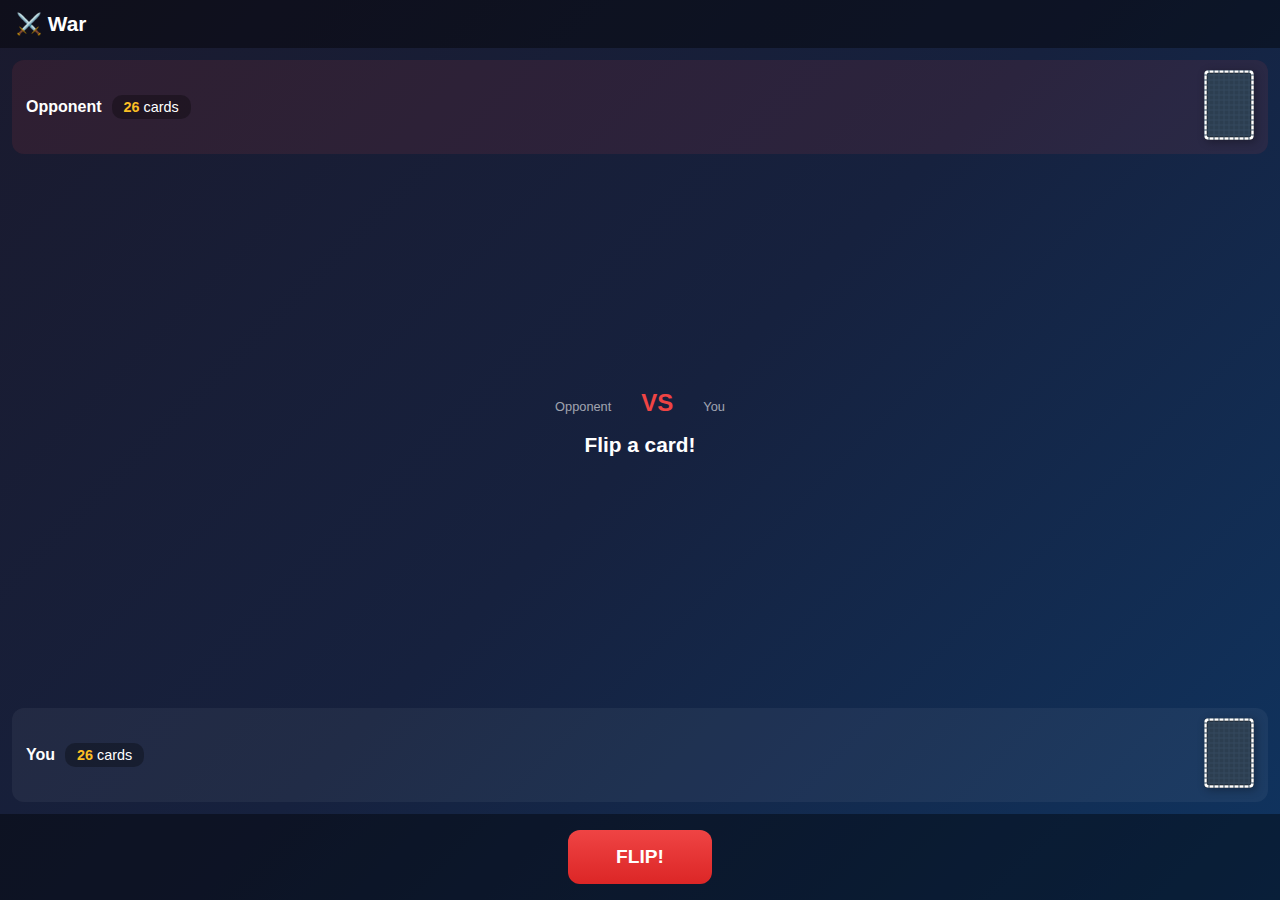
<file: games/cards/war/index.html>
<!DOCTYPE html>
<html lang="en">
<head>
    <meta charset="UTF-8">
    <meta name="viewport" content="width=device-width, initial-scale=1.0, maximum-scale=1.0, user-scalable=no">
    <meta name="apple-mobile-web-app-capable" content="yes">
    <title>War - Fong Family Arcade</title>
    <style>
        * {
            box-sizing: border-box;
            -webkit-tap-highlight-color: transparent;
            -webkit-user-select: none;
            user-select: none;
        }
        
        html, body {
            margin: 0;
            padding: 0;
            height: 100%;
            overflow: hidden;
        }
        
        body {
            font-family: -apple-system, BlinkMacSystemFont, 'Segoe UI', Roboto, sans-serif;
            background: linear-gradient(135deg, #1a1a2e 0%, #16213e 50%, #0f3460 100%);
            color: #fff;
            display: flex;
            flex-direction: column;
            height: 100dvh;
        }
        
        .header {
            background: rgba(0,0,0,0.4);
            padding: 12px 16px;
            display: flex;
            justify-content: space-between;
            align-items: center;
            flex-shrink: 0;
        }
        
        .header h1 { margin: 0; font-size: 1.3em; }
        
        .game-area {
            flex: 1;
            display: flex;
            flex-direction: column;
            padding: 12px;
            gap: 8px;
            overflow: hidden;
        }
        
        .player-zone {
            background: rgba(255,255,255,0.05);
            border-radius: 12px;
            padding: 10px 14px;
            display: flex;
            justify-content: space-between;
            align-items: center;
        }
        
        .player-zone.opponent {
            background: rgba(239,68,68,0.1);
        }
        
        .player-info {
            display: flex;
            align-items: center;
            gap: 10px;
        }
        
        .player-name { font-weight: 600; }
        
        .card-count {
            background: rgba(0,0,0,0.3);
            padding: 4px 12px;
            border-radius: 10px;
            font-size: 0.9em;
        }
        
        .card-count span { color: #fbbf24; font-weight: bold; }
        
        .deck-preview canvas {
            width: 50px;
            height: 70px;
            border-radius: 4px;
            box-shadow: 2px 2px 8px rgba(0,0,0,0.3);
        }
        
        .battle-zone {
            flex: 1;
            display: flex;
            flex-direction: column;
            justify-content: center;
            align-items: center;
            gap: 16px;
        }
        
        .battle-cards {
            display: flex;
            gap: 30px;
            align-items: center;
        }
        
        .battle-card {
            text-align: center;
        }
        
        .battle-card canvas {
            width: 90px;
            height: 126px;
            border-radius: 8px;
            box-shadow: 0 6px 20px rgba(0,0,0,0.5);
        }
        
        .battle-card .label {
            font-size: 0.8em;
            color: rgba(255,255,255,0.6);
            margin-top: 6px;
        }
        
        .vs-text {
            font-size: 1.5em;
            font-weight: bold;
            color: #ef4444;
        }
        
        .message {
            text-align: center;
            font-size: 1.3em;
            font-weight: 600;
            min-height: 40px;
        }
        
        .message.war {
            color: #ef4444;
            text-transform: uppercase;
            animation: pulse 0.5s ease-in-out infinite;
        }
        
        .message.win { color: #4ade80; }
        .message.lose { color: #f87171; }
        
        @keyframes pulse {
            0%, 100% { transform: scale(1); }
            50% { transform: scale(1.1); }
        }
        
        .war-pot {
            background: rgba(239,68,68,0.2);
            padding: 8px 16px;
            border-radius: 8px;
            font-size: 0.9em;
        }
        
        .controls {
            background: rgba(0,0,0,0.4);
            padding: 16px;
            padding-bottom: max(16px, env(safe-area-inset-bottom));
            flex-shrink: 0;
        }
        
        .control-row {
            display: flex;
            gap: 12px;
            justify-content: center;
        }
        
        .btn {
            padding: 16px 48px;
            font-size: 1.2em;
            font-weight: 700;
            border: none;
            border-radius: 12px;
            cursor: pointer;
            text-transform: uppercase;
            transition: transform 0.15s ease;
        }
        
        .btn:disabled { opacity: 0.4; cursor: not-allowed; }
        .btn:not(:disabled):active { transform: scale(0.95); }
        
        .btn-flip {
            background: linear-gradient(180deg, #ef4444 0%, #dc2626 100%);
            color: white;
        }
        
        .btn-new {
            background: linear-gradient(180deg, #8b5cf6 0%, #7c3aed 100%);
            color: white;
        }
        
        .hidden { display: none !important; }
    </style>
</head>
<body>
    <div class="header">
        <h1>⚔️ War</h1>
    </div>
    
    <div class="game-area">
        <div class="player-zone opponent">
            <div class="player-info">
                <span class="player-name">Opponent</span>
                <span class="card-count"><span id="oppCount">26</span> cards</span>
            </div>
            <div class="deck-preview" id="oppDeck"></div>
        </div>
        
        <div class="battle-zone">
            <div class="battle-cards" id="battleArea">
                <div class="battle-card">
                    <div id="oppCard"></div>
                    <div class="label">Opponent</div>
                </div>
                <div class="vs-text">VS</div>
                <div class="battle-card">
                    <div id="yourCard"></div>
                    <div class="label">You</div>
                </div>
            </div>
            <div class="message" id="message">Flip a card!</div>
            <div class="war-pot hidden" id="warPot">War pot: <span>0</span> cards</div>
        </div>
        
        <div class="player-zone">
            <div class="player-info">
                <span class="player-name">You</span>
                <span class="card-count"><span id="yourCount">26</span> cards</span>
            </div>
            <div class="deck-preview" id="yourDeck"></div>
        </div>
    </div>
    
    <div class="controls">
        <div class="control-row" id="playRow">
            <button class="btn btn-flip" id="btnFlip">Flip!</button>
        </div>
        <div class="control-row hidden" id="gameOverRow">
            <button class="btn btn-new" id="btnNew">Play Again</button>
        </div>
    </div>

    <script src="../shared/enums.js"></script>
    <script src="../shared/card.js"></script>
    <script src="../shared/deck.js"></script>
    <script src="../shared/pile.js"></script>
    <script src="../shared/player.js"></script>
    <script src="../shared/card-assets.js"></script>
    <script src="ruleset.js"></script>
    
    <script>
        (function() {
            'use strict';
            
            CardAssets.init();
            
            var els = {
                oppCount: document.getElementById('oppCount'),
                yourCount: document.getElementById('yourCount'),
                oppDeck: document.getElementById('oppDeck'),
                yourDeck: document.getElementById('yourDeck'),
                oppCard: document.getElementById('oppCard'),
                yourCard: document.getElementById('yourCard'),
                message: document.getElementById('message'),
                warPot: document.getElementById('warPot'),
                playRow: document.getElementById('playRow'),
                gameOverRow: document.getElementById('gameOverRow'),
                btnFlip: document.getElementById('btnFlip'),
                btnNew: document.getElementById('btnNew')
            };
            
            var player1, player2, warPot, gameOver;
            
            function initGame() {
                var deck = Pile.createFrom(StandardDeck, 1);
                deck.shuffle();
                
                player1 = { name: 'You', hand: new Pile() };
                player2 = { name: 'Opponent', hand: new Pile() };
                warPot = new Pile();
                gameOver = false;
                
                for (var i = 0; i < 52; i++) {
                    var card = deck.give(0);
                    if (i % 2 === 0) {
                        player1.hand.receive(card, -1);
                    } else {
                        player2.hand.receive(card, -1);
                    }
                }
                
                updateCounts();
                renderDecks();
                clearBattle();
                showMessage('Flip a card!', '');
                els.playRow.classList.remove('hidden');
                els.gameOverRow.classList.add('hidden');
                els.warPot.classList.add('hidden');
            }
            
            function getCardValue(card) {
                var values = {
                    'TWO': 2, 'THREE': 3, 'FOUR': 4, 'FIVE': 5, 'SIX': 6,
                    'SEVEN': 7, 'EIGHT': 8, 'NINE': 9, 'TEN': 10,
                    'JACK': 11, 'QUEEN': 12, 'KING': 13, 'ACE': 14
                };
                return values[card.rank] || 0;
            }
            
            function flip() {
                if (gameOver) return;
                if (player1.hand.count === 0 || player2.hand.count === 0) {
                    endGame();
                    return;
                }
                
                var card1 = player1.hand.give(0);
                var card2 = player2.hand.give(0);
                
                warPot.receive(card1, -1);
                warPot.receive(card2, -1);
                
                renderBattleCard(card1, els.yourCard);
                renderBattleCard(card2, els.oppCard);
                
                var v1 = getCardValue(card1);
                var v2 = getCardValue(card2);
                
                updateCounts();
                updateWarPot();
                
                setTimeout(function() {
                    if (v1 > v2) {
                        showMessage('You win this round!', 'win');
                        giveCardsTo(player1);
                    } else if (v2 > v1) {
                        showMessage('Opponent wins!', 'lose');
                        giveCardsTo(player2);
                    } else {
                        showMessage('WAR!', 'war');
                        doWar();
                        return;
                    }
                    
                    setTimeout(function() {
                        updateCounts();
                        els.warPot.classList.add('hidden');
                        checkGameEnd();
                    }, 800);
                }, 600);
            }
            
            function doWar() {
                els.warPot.classList.remove('hidden');
                
                var cardsToAdd1 = Math.min(3, player1.hand.count);
                var cardsToAdd2 = Math.min(3, player2.hand.count);
                
                for (var i = 0; i < cardsToAdd1; i++) {
                    var c = player1.hand.give(0);
                    if (c) warPot.receive(c, -1);
                }
                for (var j = 0; j < cardsToAdd2; j++) {
                    var c2 = player2.hand.give(0);
                    if (c2) warPot.receive(c2, -1);
                }
                
                updateCounts();
                updateWarPot();
                
                if (player1.hand.count === 0 || player2.hand.count === 0) {
                    if (player1.hand.count > 0) {
                        giveCardsTo(player1);
                    } else {
                        giveCardsTo(player2);
                    }
                    setTimeout(endGame, 500);
                }
            }
            
            function giveCardsTo(player) {
                warPot.shuffle();
                while (warPot.count > 0) {
                    var c = warPot.give(0);
                    player.hand.receive(c, -1);
                }
            }
            
            function checkGameEnd() {
                if (player1.hand.count === 0 || player2.hand.count === 0) {
                    endGame();
                }
            }
            
            function endGame() {
                gameOver = true;
                if (player1.hand.count > player2.hand.count) {
                    showMessage('🎉 You Win the War!', 'win');
                } else {
                    showMessage('Opponent Wins', 'lose');
                }
                els.playRow.classList.add('hidden');
                els.gameOverRow.classList.remove('hidden');
            }
            
            function renderCard(card, container) {
                var rankKey = RankToAsset[card.rank];
                var suitKey = SuitToAsset[card.suit];
                var canvas = CardAssets.getAsset(rankKey, suitKey);
                
                var clone = document.createElement('canvas');
                clone.width = canvas.width;
                clone.height = canvas.height;
                clone.getContext('2d').drawImage(canvas, 0, 0);
                
                container.innerHTML = '';
                container.appendChild(clone);
            }
            
            function renderCardBack(container) {
                var canvas = CardAssets.getAsset();
                var clone = document.createElement('canvas');
                clone.width = canvas.width;
                clone.height = canvas.height;
                clone.getContext('2d').drawImage(canvas, 0, 0);
                container.innerHTML = '';
                container.appendChild(clone);
            }
            
            function renderBattleCard(card, container) {
                renderCard(card, container);
            }
            
            function renderDecks() {
                if (player1.hand.count > 0) {
                    renderCardBack(els.yourDeck);
                } else {
                    els.yourDeck.innerHTML = '';
                }
                if (player2.hand.count > 0) {
                    renderCardBack(els.oppDeck);
                } else {
                    els.oppDeck.innerHTML = '';
                }
            }
            
            function clearBattle() {
                els.yourCard.innerHTML = '';
                els.oppCard.innerHTML = '';
            }
            
            function updateCounts() {
                els.yourCount.textContent = player1.hand.count;
                els.oppCount.textContent = player2.hand.count;
                renderDecks();
            }
            
            function updateWarPot() {
                els.warPot.querySelector('span').textContent = warPot.count;
                if (warPot.count > 0) {
                    els.warPot.classList.remove('hidden');
                }
            }
            
            function showMessage(text, cls) {
                els.message.textContent = text;
                els.message.className = 'message ' + (cls || '');
            }
            
            els.btnFlip.addEventListener('click', flip);
            els.btnNew.addEventListener('click', initGame);
            
            initGame();
        })();
    </script>
</body>
</html>
</file>
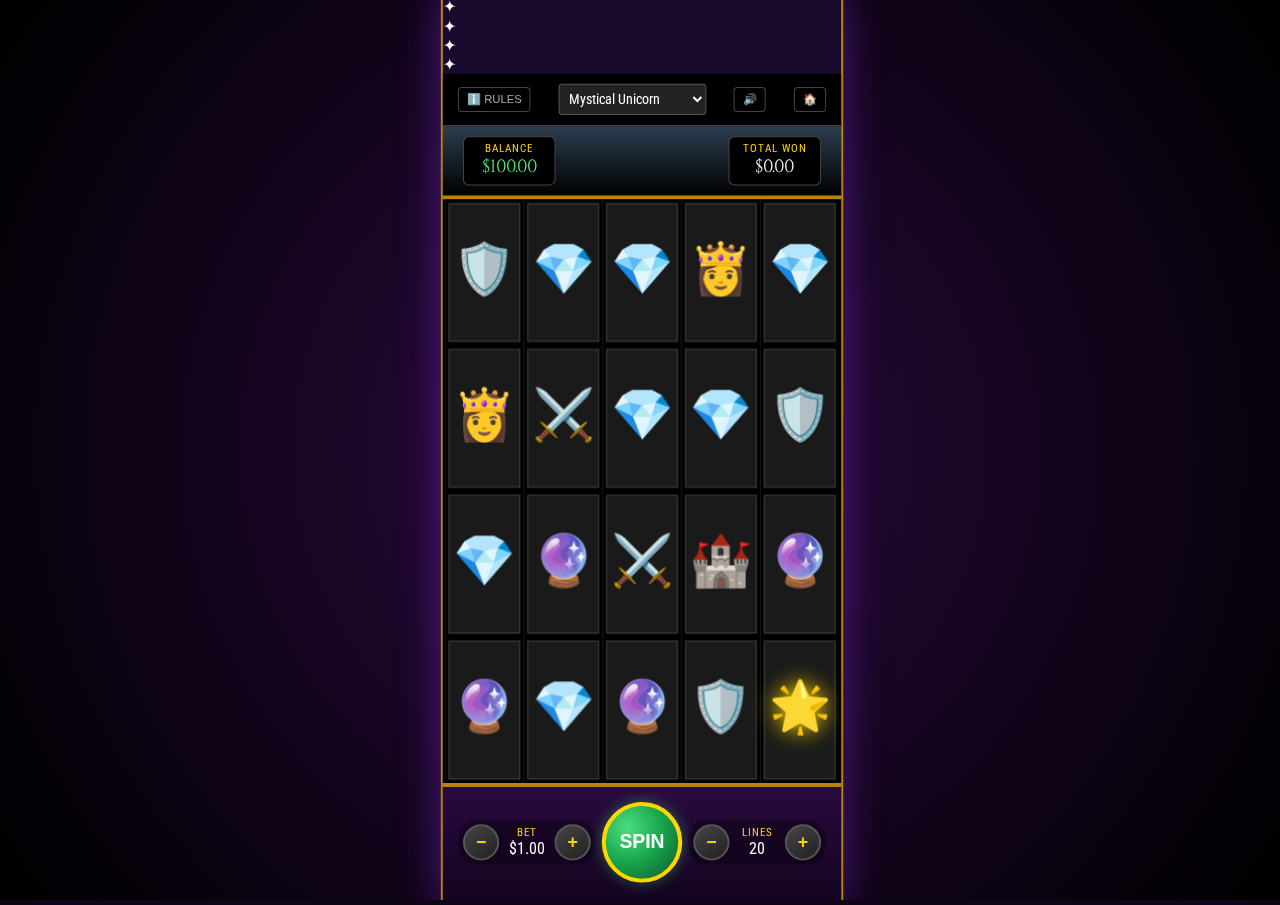
<file: games/slots.html>
<!DOCTYPE html>
<html lang="en">
<head>
    <meta charset="UTF-8">
    <meta name="viewport" content="width=device-width, initial-scale=1.0, maximum-scale=1.0, user-scalable=no, viewport-fit=cover">
    <meta name="apple-mobile-web-app-capable" content="yes">
    <meta name="apple-mobile-web-app-status-bar-style" content="black-translucent">
    <meta name="mobile-web-app-capable" content="yes">
    <meta name="theme-color" content="#1a0b2e">
    <title>Dad's Slots v3.0</title>
    
    <link rel="stylesheet" href="../css/slots.css">
</head>
<body>

    <div id="gameScaler">

        <div class="game-wrapper">

            <div id="toastContainer" class="toast-container"></div>

            <div class="bolt tl">✦</div>
            <div class="bolt tr">✦</div>
            <div class="bolt bl">✦</div>
            <div class="bolt br">✦</div>

            <!-- Floating sparkles -->
            <div class="sparkle-container">
                <div class="sparkle" style="left: 10%; top: 20%; animation-delay: 0s;"></div>
                <div class="sparkle" style="left: 85%; top: 35%; animation-delay: 1.5s;"></div>
                <div class="sparkle" style="left: 25%; top: 70%; animation-delay: 3s;"></div>
                <div class="sparkle" style="left: 70%; top: 60%; animation-delay: 2s;"></div>
                <div class="sparkle" style="left: 50%; top: 45%; animation-delay: 4s;"></div>
                <div class="sparkle" style="left: 92%; top: 85%; animation-delay: 2.5s;"></div>
            </div>

            <div class="top-bar">
                <button class="sys-btn" onclick="toggleRules()">ℹ️ RULES</button>
                <select id="themeSelector" class="theme-select" onchange="changeTheme(this.value)"></select>
                <button id="audioButton" class="sys-btn" onclick="toggleAudio()">🔊</button>
                <button class="sys-btn warning" onclick="window.location.href='../../s4d/index.html'">🏠</button>
            </div>

            <div class="header">
                <div class="stats-box">
                    <div class="label">BALANCE</div>
                    <div id="coinCount" class="value highlight">$100.00</div>
                </div>
                <div class="stats-box">
                    <div class="label">TOTAL WON</div>
                    <div id="totalWon" class="value">$0.00</div>
                </div>
            </div>

            <div class="game-container">
                <canvas id="slotCanvas"></canvas>
                <div id="winOverlay" class="win-overlay"></div>
                <div id="bonusIndicator" class="bonus-indicator"></div>
            </div>

            <div class="controls">
                <div class="control-group">
                    <button class="circle-btn" onclick="changeBet(-0.50)">−</button>
                    <div class="display-panel">
                        <span class="label">BET</span>
                        <span id="betAmount">$1.00</span>
                    </div>
                    <button class="circle-btn" onclick="changeBet(0.50)">+</button>
                </div>

                <button id="spinButton" class="spin-btn" onclick="spin()">SPIN</button>

                <div class="control-group">
                    <button class="circle-btn" onclick="changePaylines(-1)">−</button>
                    <div class="display-panel">
                        <span class="label">LINES</span>
                        <span id="paylineCount">20</span>
                    </div>
                    <button class="circle-btn" onclick="changePaylines(1)">+</button>
                </div>
            </div>

            <div id="rulesModal" class="modal-overlay" onclick="toggleRules()">
                <div class="modal-content" onclick="event.stopPropagation()">
                    <div class="modal-header">
                        <h2>PAYTABLE</h2>
                        <button class="close-btn" onclick="toggleRules()">×</button>
                    </div>
                    <div id="paytableContent" class="modal-body"></div>
                    <div class="modal-footer">
                        <p>Wilds (W) substitute for all symbols except Scatters.</p>
                    </div>
                </div>
            </div>

        </div> </div> <script src="../js/slots_audio.js"></script>
    <script src="../js/themes.js"></script>
    <script src="../js/slots.js"></script>
</body>
</html>
</file>
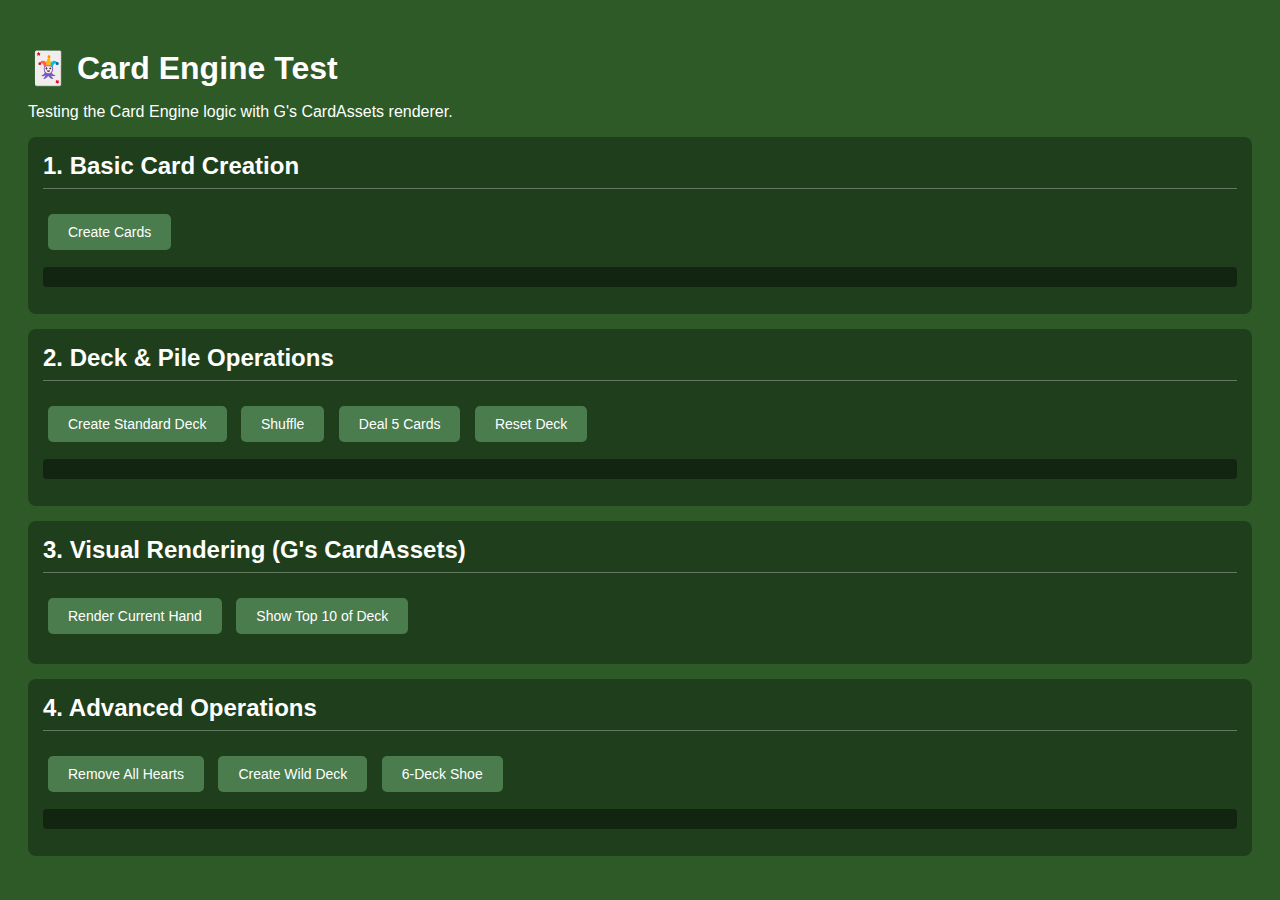
<file: games/cards/test.html>
<!DOCTYPE html>
<html lang="en">
<head>
    <meta charset="UTF-8">
    <meta name="viewport" content="width=device-width, initial-scale=1.0">
    <title>Card Engine Test</title>
    <style>
        body {
            font-family: Arial, sans-serif;
            background: #2d5a27;
            color: white;
            padding: 20px;
        }
        h1 { margin-bottom: 10px; }
        .section {
            background: rgba(0,0,0,0.3);
            padding: 15px;
            margin: 15px 0;
            border-radius: 8px;
        }
        .section h2 {
            margin-top: 0;
            border-bottom: 1px solid rgba(255,255,255,0.3);
            padding-bottom: 8px;
        }
        #cardDisplay {
            display: flex;
            flex-wrap: wrap;
            gap: 10px;
            margin-top: 10px;
        }
        #cardDisplay canvas {
            box-shadow: 2px 2px 8px rgba(0,0,0,0.5);
        }
        button {
            background: #4a7c4e;
            color: white;
            border: none;
            padding: 10px 20px;
            margin: 5px;
            border-radius: 5px;
            cursor: pointer;
            font-size: 14px;
        }
        button:hover {
            background: #5a9c5e;
        }
        pre {
            background: rgba(0,0,0,0.4);
            padding: 10px;
            border-radius: 4px;
            overflow-x: auto;
            font-size: 12px;
        }
        .log {
            font-family: monospace;
            font-size: 12px;
            max-height: 200px;
            overflow-y: auto;
        }
    </style>
</head>
<body>
    <h1>🃏 Card Engine Test</h1>
    <p>Testing the Card Engine logic with G's CardAssets renderer.</p>

    <div class="section">
        <h2>1. Basic Card Creation</h2>
        <button onclick="testCardCreation()">Create Cards</button>
        <pre id="cardCreationLog"></pre>
    </div>

    <div class="section">
        <h2>2. Deck & Pile Operations</h2>
        <button onclick="testDeckCreation()">Create Standard Deck</button>
        <button onclick="testShuffle()">Shuffle</button>
        <button onclick="testDeal()">Deal 5 Cards</button>
        <button onclick="testReset()">Reset Deck</button>
        <pre id="deckLog"></pre>
    </div>

    <div class="section">
        <h2>3. Visual Rendering (G's CardAssets)</h2>
        <button onclick="testRendering()">Render Current Hand</button>
        <button onclick="renderDeckTop()">Show Top 10 of Deck</button>
        <div id="cardDisplay"></div>
    </div>

    <div class="section">
        <h2>4. Advanced Operations</h2>
        <button onclick="testRemoveFilter()">Remove All Hearts</button>
        <button onclick="testWildDeck()">Create Wild Deck</button>
        <button onclick="testMultiDeck()">6-Deck Shoe</button>
        <pre id="advancedLog"></pre>
    </div>

    <!-- Load the card engine modules -->
    <script src="shared/enums.js"></script>
    <script src="shared/card.js"></script>
    <script src="shared/deck.js"></script>
    <script src="shared/pile.js"></script>
    <script src="shared/player.js"></script>
    <script src="shared/card-assets.js"></script>

    <script>
        // Global state for testing
        let drawPile = null;
        let playerHand = null;
        let discardPile = null;

        // Initialize CardAssets on load
        CardAssets.init();

        // ========================================
        // Test 1: Basic Card Creation
        // ========================================
        function testCardCreation() {
            const log = document.getElementById('cardCreationLog');
            Card.resetUuidCounter(); // Reset for clean test
            
            const card1 = new Card(Suit.HEARTS, Rank.ACE, 'standard');
            const card2 = new Card(Suit.SPADES, Rank.KING, 'standard');
            const card3 = new Card(Suit.DIAMONDS, Rank.TEN, 'wild');
            
            log.textContent = `Created 3 cards:
            
Card 1: ${card1.toString()}
  - suit: ${card1.suit}
  - rank: ${card1.rank}
  - id: ${card1.id}
  - deckId: ${card1.deckId}
  - uuid: ${card1.uuid}
  - assetKey: ${JSON.stringify(card1.getAssetKey())}

Card 2: ${card2.toString()}
  - uuid: ${card2.uuid}

Card 3: ${card3.toString()}
  - deckId: ${card3.deckId} (marked as wild!)

✓ Each card has a unique UUID for animation tracking.`;
        }

        // ========================================
        // Test 2: Deck & Pile Operations
        // ========================================
        function testDeckCreation() {
            const log = document.getElementById('deckLog');
            Card.resetUuidCounter();
            
            drawPile = Pile.createFrom(StandardDeck, 1);
            playerHand = new Pile();
            discardPile = new Pile();
            
            log.textContent = `Created Standard Deck:
${StandardDeck.toString()}

Draw Pile: ${drawPile.toString()}
Player Hand: ${playerHand.toString()}
Discard Pile: ${discardPile.toString()}

✓ 52 cards created, each with unique UUID.`;
        }

        function testShuffle() {
            const log = document.getElementById('deckLog');
            if (!drawPile) {
                log.textContent = 'Create a deck first!';
                return;
            }
            
            const before = drawPile.contents.slice(0, 5).map(c => c.id).join(', ');
            drawPile.shuffle();
            const after = drawPile.contents.slice(0, 5).map(c => c.id).join(', ');
            
            log.textContent = `Shuffled!

Before (top 5): ${before}
After (top 5): ${after}

${drawPile.toString()}`;
        }

        function testDeal() {
            const log = document.getElementById('deckLog');
            if (!drawPile) {
                log.textContent = 'Create a deck first!';
                return;
            }
            
            // Deal 5 cards from draw pile to player hand
            for (let i = 0; i < 5 && drawPile.count > 0; i++) {
                const card = drawPile.give(0); // Take from top
                playerHand.receive(card, -1);  // Add to bottom of hand
            }
            
            log.textContent = `Dealt 5 cards!

Draw Pile: ${drawPile.toString()}
Player Hand: ${playerHand.toString()}

Cards in hand:
${playerHand.contents.map((c, i) => `  [${i}] ${c.toString()}`).join('\n')}`;
        }

        function testReset() {
            const log = document.getElementById('deckLog');
            if (!drawPile) {
                log.textContent = 'Create a deck first!';
                return;
            }
            
            drawPile.reset();
            playerHand.clear();
            discardPile.clear();
            
            log.textContent = `Reset complete!

Draw Pile: ${drawPile.toString()}
Player Hand: ${playerHand.toString()}
Discard Pile: ${discardPile.toString()}

✓ Deck restored from template (new UUIDs generated).`;
        }

        // ========================================
        // Test 3: Visual Rendering
        // ========================================
        function testRendering() {
            const display = document.getElementById('cardDisplay');
            display.innerHTML = '';
            
            if (!playerHand || playerHand.count === 0) {
                display.innerHTML = '<p>Deal some cards first!</p>';
                return;
            }
            
            playerHand.contents.forEach(card => {
                const [rank, suit] = card.getAssetKey();
                const canvas = CardAssets.getAsset(rank, suit);
                
                // Clone the canvas for display
                const clone = document.createElement('canvas');
                clone.width = canvas.width;
                clone.height = canvas.height;
                clone.getContext('2d').drawImage(canvas, 0, 0);
                clone.title = `${card.toString()}`;
                
                display.appendChild(clone);
            });
        }

        function renderDeckTop() {
            const display = document.getElementById('cardDisplay');
            display.innerHTML = '';
            
            if (!drawPile || drawPile.count === 0) {
                display.innerHTML = '<p>Create a deck first!</p>';
                return;
            }
            
            // Show top 10 cards (or fewer if deck is small)
            const count = Math.min(10, drawPile.count);
            for (let i = 0; i < count; i++) {
                const card = drawPile.peek(i);
                const [rank, suit] = card.getAssetKey();
                const canvas = CardAssets.getAsset(rank, suit);
                
                const clone = document.createElement('canvas');
                clone.width = canvas.width;
                clone.height = canvas.height;
                clone.getContext('2d').drawImage(canvas, 0, 0);
                clone.title = `${card.toString()}`;
                
                display.appendChild(clone);
            }
        }

        // ========================================
        // Test 4: Advanced Operations
        // ========================================
        function testRemoveFilter() {
            const log = document.getElementById('advancedLog');
            if (!drawPile) {
                log.textContent = 'Create a deck first!';
                return;
            }
            
            const hearts = drawPile.remove({ suit: [Suit.HEARTS] });
            
            log.textContent = `Removed all Hearts!

Removed: ${hearts.toString()}
Remaining in deck: ${drawPile.toString()}

Removed cards:
${hearts.contents.map(c => c.id).join(', ')}`;
        }

        function testWildDeck() {
            const log = document.getElementById('advancedLog');
            Card.resetUuidCounter();
            
            // Create a wild deck: standard deck minus 2s and 3s
            const wildPile = Pile.createFrom(StandardDeck, 1);
            const removed = wildPile.remove({ rank: [Rank.TWO, Rank.THREE] });
            wildPile.setDeckId('wild');
            
            log.textContent = `Created Wild Deck!

Removed 2s and 3s: ${removed.count} cards
Wild deck: ${wildPile.count} cards

First 5 cards (note deckId = 'wild'):
${wildPile.contents.slice(0, 5).map(c => `  ${c.id} (deckId: ${c.deckId})`).join('\n')}

✓ Games can check card.deckId === 'wild' for special rules.`;
        }

        function testMultiDeck() {
            const log = document.getElementById('advancedLog');
            Card.resetUuidCounter();
            
            // Create a 6-deck Blackjack shoe
            const shoe = Pile.createFrom(StandardDeck, 6);
            shoe.shuffle();
            
            // Find all Kings of Hearts
            const kingsOfHearts = shoe.contents.filter(
                c => c.rank === Rank.KING && c.suit === Suit.HEARTS
            );
            
            log.textContent = `Created 6-Deck Blackjack Shoe!

Total cards: ${shoe.count}
Kings of Hearts: ${kingsOfHearts.length}

Each K♥ has a unique UUID:
${kingsOfHearts.map(c => `  ${c.uuid}`).join('\n')}

✓ Frontend can animate each specific card instance!`;
        }

        // Run initial test
        console.log('[Card Engine] Test page loaded');
        console.log('[Card Engine] Enums:', { Suit, Rank });
        console.log('[Card Engine] Decks:', { StandardDeck, EuchreDeck });
    </script>
</body>
</html>
</file>
<file: games/letter-tracing/css/style.css>
body {
    margin: 0;
    padding: 0;
    font-family: 'Segoe UI', Tahoma, Geneva, Verdana, sans-serif;
    background-color: #fff9e6; /* Creamy background */
    
    /* Mobile Viewport Fixes */
    height: 100dvh; 
    width: 100vw;
    display: flex;
    justify-content: center;
    overflow: hidden; /* Prevent body scroll */
}

.game-container {
    width: 100%;
    max-width: 600px;
    height: 100%;
    display: flex;
    flex-direction: column;
    background: white;
    box-shadow: 0 0 20px rgba(0,0,0,0.1);
    position: relative;
}

/* --- HEADER (Fixed Top) --- */
.header {
    display: flex;
    justify-content: space-between;
    align-items: center;
    padding: 10px;
    background-color: #f0f8ff;
    box-shadow: 0 2px 5px rgba(0,0,0,0.1);
    position: relative; /* Anchor for settings panel */
    gap: 8px;
    z-index: 50;
    
    /* Prevent header from shrinking on small screens */
    flex-shrink: 0; 
}

.back-btn {
    text-decoration: none;
    font-size: 1.5rem;
    cursor: pointer;
}

/* Dropdowns */
.pack-selector, .mode-selector {
    background: #fff;
    border: 2px solid #3eb8b0;
    border-radius: 15px;
    padding: 8px 5px;
    font-size: 1rem;
    font-weight: bold;
    color: #444;
    cursor: pointer;
    flex-grow: 1; /* evenly space */
}

/* Settings Button */
.icon-btn {
    background: white;
    border: 2px solid #ccc;
    border-radius: 50%;
    width: 40px;
    height: 40px;
    font-size: 1.2rem;
    cursor: pointer;
    display: flex;
    align-items: center;
    justify-content: center;
    flex-shrink: 0;
    transition: background 0.2s;
}
.icon-btn:hover {
    background: #f0f0f0;
}

/* Settings Panel Popup */
.settings-panel {
    position: absolute;
    top: 60px;
    right: 10px;
    background: white;
    border: 3px solid #3eb8b0;
    border-radius: 15px;
    padding: 15px;
    display: flex;
    flex-direction: column;
    gap: 12px;
    box-shadow: 0 8px 20px rgba(0,0,0,0.2);
    z-index: 100;
    min-width: 220px;
    max-width: 280px;
    animation: popIn 0.2s ease-out;
}
.settings-panel.hidden {
    display: none;
}
.settings-panel label {
    font-weight: bold;
    color: #555;
    font-size: 0.9rem;
    display: flex;
    justify-content: space-between;
}

/* Settings Sections */
.settings-section {
    border-top: 2px solid #e0e0e0;
    padding-top: 12px;
    margin-top: 8px;
    display: flex;
    flex-direction: column;
    gap: 10px;
}
.settings-section.hidden {
    display: none;
}
.section-header {
    font-weight: bold;
    font-size: 0.8rem;
    color: #3eb8b0;
    text-transform: uppercase;
    letter-spacing: 1px;
    margin-bottom: 4px;
    display: block !important;
}
.preview-text {
    font-size: 0.75rem;
    color: #888;
    text-align: center;
    font-weight: normal;
}
.checkbox-label {
    display: flex;
    align-items: center;
    gap: 8px;
    cursor: pointer;
    font-weight: normal !important;
}
.checkbox-label input[type="checkbox"] {
    width: 18px;
    height: 18px;
    cursor: pointer;
    accent-color: #3eb8b0;
}
.checkbox-label span {
    font-weight: normal;
}

/* Speed Slider */
input[type=range] {
    width: 100%;
    accent-color: #3eb8b0;
    cursor: pointer;
}

@keyframes popIn {
    from { transform: scale(0.9); opacity: 0; }
    to { transform: scale(1); opacity: 1; }
}

/* Win Message */
.message {
    position: absolute;
    top: 70px;
    left: 50%;
    transform: translateX(-50%);
    background: rgba(255, 255, 255, 0.95);
    padding: 10px 20px;
    border-radius: 20px;
    border: 2px solid #4ade80;
    font-size: 1.2rem;
    font-weight: bold;
    color: #2e7d32;
    pointer-events: none;
    white-space: nowrap;
    z-index: 40;
    box-shadow: 0 4px 10px rgba(0,0,0,0.1);
}
.message.hidden {
    opacity: 0;
    transform: translate(-50%, -10px);
    transition: opacity 0.3s, transform 0.3s;
}

/* --- IMAGE AREA (Word Mode Only) --- */
.image-area {
    background-color: #f8f9fa;
    border-bottom: 2px solid #ddd;
    flex-shrink: 0;
    height: 20dvh;
    max-height: 180px;
    display: flex;
    align-items: center;
    justify-content: center;
    overflow: hidden;
}
.image-area.hidden {
    display: none;
}
.image-container {
    position: relative;
    width: 100%;
    height: 100%;
    display: flex;
    align-items: center;
    justify-content: center;
}
.word-image {
    max-width: 100%;
    max-height: 100%;
    object-fit: contain;
    border-radius: 12px;
    box-shadow: 0 4px 12px rgba(0,0,0,0.15);
}
.word-image.hidden {
    display: none;
}
.image-fallback {
    font-size: 5rem;
    opacity: 0.6;
    text-align: center;
}

/* --- WORD PROGRESS BAR --- */
.word-progress-bar {
    background-color: #fff;
    border-bottom: 2px solid #ddd;
    padding: 12px 8px;
    display: flex;
    align-items: center;
    justify-content: center;
    gap: 8px;
    flex-shrink: 0;
    overflow-x: auto;
    overflow-y: hidden;
}
.word-progress-bar.hidden {
    display: none;
}

.letter-bubble {
    display: flex;
    align-items: center;
    justify-content: center;
    min-width: 36px;
    height: 42px;
    padding: 0 6px;
    border-radius: 8px;
    font-size: 1.3rem;
    font-weight: bold;
    transition: all 0.3s ease;
    flex-shrink: 0;
}

/* Letter bubble states */
.letter-bubble.completed {
    background-color: #d4edda;
    border: 2px solid #28a745;
    color: #155724;
}
.letter-bubble.active {
    background-color: #cfe2ff;
    border: 3px solid #0d6efd;
    color: #084298;
    transform: scale(1.15);
    box-shadow: 0 4px 12px rgba(13, 110, 253, 0.3);
}
.letter-bubble.pending {
    background-color: #f8f9fa;
    border: 2px solid #dee2e6;
    color: #6c757d;
}

/* Status indicators */
.letter-bubble .status-icon {
    font-size: 1rem;
    margin-left: 2px;
}

/* --- CANVAS AREA (Flexible Middle) --- */
.canvas-wrapper {
    position: relative;
    background-color: #fff;
    touch-action: none; /* Prevents scrolling while drawing */
    
    /* FLEX TRICK: Forces canvas to fit available space without pushing boundaries */
    flex-grow: 1;
    height: 0; 
    min-height: 0;
    
    display: flex;
    align-items: center;
    justify-content: center;
}

canvas {
    width: 100%;
    height: 100%;
    display: block;
    cursor: crosshair;
    object-fit: contain; /* Ensures geometry doesn't stretch */
}

.hint-icon {
    position: absolute;
    font-size: 2rem;
    pointer-events: none;
    opacity: 0;
    transition: opacity 0.3s;
}

/* --- LETTER GRID (Fixed Bottom) --- */
.letter-grid {
    padding: 10px;
    background-color: #f8f9fa;
    border-top: 1px solid #ddd;
    
    display: grid;
    grid-template-columns: repeat(auto-fill, minmax(40px, 1fr));
    gap: 8px;
    
    /* Constrain height for mobile, allow scroll */
    max-height: 30dvh; 
    overflow-y: auto;
    
    /* Prevent grid from shrinking */
    flex-shrink: 0;
}

.letter-btn {
    aspect-ratio: 1;
    border: 2px solid #ddd;
    background: white;
    border-radius: 8px;
    font-size: 1.2rem;
    font-weight: bold;
    color: #555;
    cursor: pointer;
    transition: all 0.2s;
}

/* Word buttons (for word mode) */
.letter-btn.word-btn {
    aspect-ratio: auto;
    min-height: 50px;
    padding: 8px 12px;
    font-size: 1rem;
    display: flex;
    align-items: center;
    justify-content: center;
    text-align: center;
}

.letter-btn.active {
    background-color: #e3f2fd;
    border-color: #2196f3;
    color: #1565c0;
    transform: scale(1.05);
}

.letter-btn:hover {
    background-color: #f0f0f0;
}
</file>
<file: games/letters/css/style.css>
:root {
    --paper-bg: #fffbe6;
    --line-blue: #a3c4dc;
    --line-red: #ffb7b2;
    --ink-color: #4a90e2;
    --primary: #ff6b6b;
    --secondary: #4ecdc4;
    --text-dark: #333;
}

body {
    margin: 0;
    padding: 0;
    background-color: #f7f9fc;
    font-family: 'Comic Sans MS', 'Chalkboard SE', sans-serif;
    touch-action: none; /* Prevent scrolling while playing */
    overflow: hidden;
}

.game-container {
    display: flex;
    flex-direction: column;
    height: 100vh;
    max-width: 600px;
    margin: 0 auto;
    background: white;
    box-shadow: 0 0 20px rgba(0,0,0,0.1);
}

/* --- HEADER (UPDATED FOR BETTER LAYOUT) --- */
.header {
    padding: 10px 15px;
    background: var(--secondary);
    color: white;
    display: flex;
    align-items: center;
    justify-content: space-between;
    /* Allow height to adjust if items wrap on tiny screens */
    height: auto; 
    min-height: 60px;
    gap: 8px;
    flex-wrap: wrap; 
}

.back-btn {
    text-decoration: none;
    color: white;
    font-weight: bold;
    font-size: 1rem;
    white-space: nowrap;
    /* Keep button size static */
    flex-shrink: 0; 
}

/* UPDATED SELECTOR STYLE */
.pack-selector {
    background: white;
    border: 2px solid #3eb8b0;
    border-radius: 20px;
    padding: 8px 15px;
    font-size: 1rem;
    font-family: inherit;
    font-weight: bold;
    color: var(--text-dark);
    outline: none;
    cursor: pointer;
    box-shadow: 0 2px 0 rgba(0,0,0,0.1);
    
    /* FIX: Remove fixed width and let it grow */
    max-width: none; 
    flex: 1; /* Grow to fill available space */
    min-width: 160px; /* Don't get too small */
}

.pack-selector:active {
    transform: translateY(1px);
    box-shadow: none;
}

.message {
    background: #ffe66d;
    color: var(--text-dark);
    padding: 5px 15px;
    border-radius: 20px;
    font-weight: bold;
    font-size: 0.9rem;
    white-space: nowrap;
    animation: popIn 0.3s cubic-bezier(0.175, 0.885, 0.32, 1.275);
    
    /* Ensure message doesn't shrink */
    flex-shrink: 0;
}

.hidden {
    opacity: 0;
    transform: scale(0);
    pointer-events: none; /* Prevent clicking when hidden */
}

/* --- CANVAS AREA --- */
.canvas-wrapper {
    flex: 1;
    background-color: var(--paper-bg);
    position: relative;
    border-bottom: 4px solid #eee;
    cursor: crosshair;
    /* Prevent selection on mobile tap */
    user-select: none;
    -webkit-user-select: none;
}

canvas {
    width: 100%;
    height: 100%;
    touch-action: none;
}

.hint-icon {
    position: absolute;
    top: 50%;
    left: 50%;
    transform: translate(-50%, -50%);
    font-size: 3rem;
    opacity: 0;
    pointer-events: none;
    animation: float 2s infinite;
}

/* --- LETTER GRID --- */
.letter-grid {
    height: 35vh; /* Takes up bottom 35% of screen */
    overflow-y: auto;
    padding: 10px;
    background: #f0f3f5;
    display: grid;
    grid-template-columns: repeat(auto-fill, minmax(70px, 1fr));
    gap: 10px;
    /* Smooth scrolling on iOS */
    -webkit-overflow-scrolling: touch;
}

.letter-btn {
    aspect-ratio: 1;
    background: white;
    border: 3px solid #ddd;
    border-radius: 15px;
    font-size: 1.8rem;
    font-family: inherit;
    color: #555;
    cursor: pointer;
    transition: transform 0.1s, border-color 0.1s;
    box-shadow: 0 4px 0 #ccc;
    /* Centering text */
    display: flex;
    align-items: center;
    justify-content: center;
}

.letter-btn:active {
    transform: translateY(4px);
    box-shadow: 0 0 0 #ccc;
}

.letter-btn.active {
    border-color: var(--secondary);
    background: #e6fffa;
    color: var(--secondary);
    transform: translateY(2px);
    box-shadow: 0 2px 0 #ccc;
}

/* --- ANIMATIONS --- */
@keyframes popIn {
    from { transform: scale(0); opacity: 0; }
    to { transform: scale(1); opacity: 1; }
}

@keyframes float {
    0%, 100% { transform: translate(-50%, -50%); }
    50% { transform: translate(-50%, -60%); }
}

/* --- MOBILE TWEAKS --- */
@media (max-width: 400px) {
    .header {
        padding: 5px 10px;
        gap: 8px;
    }
    
    .back-btn {
        font-size: 0.9rem;
    }

    .pack-selector {
        font-size: 0.9rem;
        padding: 6px 10px;
        min-width: 120px;
    }
    
    .message {
        font-size: 0.8rem;
        padding: 4px 10px;
    }
}


/* New Mode Selector (Compact) */
.mode-selector {
    background: #fff;
    border: 2px solid #3eb8b0;
    border-radius: 15px;
    padding: 8px 5px;
    font-size: 1rem;
    font-weight: bold;
    cursor: pointer;
    text-align: center;
    min-width: 80px; /* Width for emojis */
}

/* Mobile Tweaks */
@media (max-width: 400px) {
    .pack-selector { flex: 2; min-width: 0; } /* Let pack name shrink */
    .mode-selector { flex: 1; min-width: 0; }
}

/* Animations not needed in CSS for Canvas, but good for HTML overlays if used later */
</file>
<file: games/xiangqi/css/style.css>
* {
    margin: 0;
    padding: 0;
    box-sizing: border-box;
}

body {
    font-family: -apple-system, BlinkMacSystemFont, 'Segoe UI', Arial, sans-serif;
    background: linear-gradient(135deg, #8B4513 0%, #654321 100%);
    color: #fff;
    min-height: 100vh;
    display: flex;
    justify-content: center;
    align-items: center;
    touch-action: none;
    -webkit-user-select: none;
    user-select: none;
}

#gameContainer {
    width: 100%;
    max-width: 600px;
    padding: 20px;
    display: flex;
    flex-direction: column;
    align-items: center;
}

#header {
    width: 100%;
    display: flex;
    justify-content: space-between;
    align-items: center;
    margin-bottom: 20px;
}

h1 {
    font-size: 28px;
    color: #DEB887;
    text-shadow: 2px 2px 4px rgba(0,0,0,0.5);
}

.backButton {
    color: #DEB887;
    text-decoration: none;
    font-size: 16px;
    padding: 8px 16px;
    background: rgba(0,0,0,0.3);
    border-radius: 8px;
    transition: background 0.2s;
}

.backButton:hover {
    background: rgba(0,0,0,0.5);
}

#gameScaler {
    position: relative;
    width: 100%;
    max-width: 480px;
    background: #DEB887;
    border-radius: 12px;
    box-shadow: 0 8px 32px rgba(0,0,0,0.4);
    overflow: hidden;
}

#gameCanvas {
    display: block;
    width: 100%;
    height: auto;
    cursor: pointer;
}

#controls {
    margin-top: 20px;
    display: flex;
    flex-direction: column;
    align-items: center;
    gap: 12px;
}

#turnDisplay {
    font-size: 20px;
    font-weight: bold;
    color: #DEB887;
    text-shadow: 2px 2px 4px rgba(0,0,0,0.5);
}

#resetButton {
    padding: 12px 32px;
    font-size: 16px;
    font-weight: bold;
    color: #fff;
    background: #8B4513;
    border: none;
    border-radius: 8px;
    cursor: pointer;
    transition: all 0.2s;
    box-shadow: 0 4px 12px rgba(0,0,0,0.3);
}

#resetButton:hover {
    background: #654321;
    transform: translateY(-2px);
    box-shadow: 0 6px 16px rgba(0,0,0,0.4);
}

#resetButton:active {
    transform: translateY(0);
}

#gameMode {
    display: flex;
    gap: 16px;
    padding: 12px;
    background: rgba(0,0,0,0.2);
    border-radius: 8px;
}

#gameMode label {
    display: flex;
    align-items: center;
    gap: 8px;
    color: #DEB887;
    cursor: pointer;
    font-size: 14px;
    transition: all 0.2s;
}

#gameMode label:hover {
    color: #FFD700;
}

#gameMode input[type="radio"] {
    cursor: pointer;
    width: 16px;
    height: 16px;
}

#aiControls {
    display: flex;
    flex-direction: column;
    align-items: center;
    gap: 12px;
    padding: 12px 16px;
    background: rgba(139, 69, 19, 0.3);
    border-radius: 8px;
}

.aiSetting {
    display: flex;
    flex-direction: column;
    align-items: center;
    gap: 6px;
}

.aiSetting label {
    color: #DEB887;
    font-size: 14px;
    font-weight: bold;
}

#aiColor,
#aiDifficulty {
    padding: 6px 12px;
    font-size: 14px;
    background: #DEB887;
    border: 2px solid #8B4513;
    border-radius: 6px;
    cursor: pointer;
    color: #654321;
    font-weight: bold;
    min-width: 180px;
    text-align: center;
}

#aiColor:hover,
#aiDifficulty:hover {
    background: #FFD700;
}

@media (max-width: 600px) {
    #gameContainer {
        padding: 10px;
    }

    h1 {
        font-size: 22px;
    }

    .backButton {
        font-size: 14px;
        padding: 6px 12px;
    }
}
</file>
<file: games/xtc_ball/css/style.css>
/*
  ___________________________________________________________________________________
 |                                                                                   |
 |   ______                   ______                 _ _              _              |
 |  |  ____|                 |  ____|               (_) |       /\   | |             |
 |  | |__ ___  _ __   __ _   | |__ __ _ _ __ ___     _| |_     /  \  | |__   ___     |
 |  |  __/ _ \| '_ \ / _` |  |  __/ _` | '_ ` _ \   | | | |   / /\ \ | '_ \ / _ \    |
 |  | | | (_) | | | | (_| |  | | | (_| | | | | | |  | | | |  / ____ \| | | |  __/    |
 |  |_|  \___/|_| |_|\__, |  |_|  \__,_|_| |_| |_|  |_|_|_| /_/    \_\_| |_|\___|    |
 |                    __/ |                                                          |
 |                   |___/                                                           |
 |___________________________________________________________________________________|

  MAGIC XTC BALL - STYLESHEET
  ====================================================================================
  
  CHANGELOG
  ------------------------------------------------------------------------------------
  v1.5 - MULTI-LINE SUPPORT (Current)
  - UI: Updated .ans-text to support <textarea> styling (resize, font-family).
  
  v1.4 - UI OVERHAUL
  - Modal: Added Flexbox styles for Split-View layout (.modal-split-top).
  - Preview: Added .ball-mini and .badge-mini for real-time visual feedback.
  
  v1.3 - PHYSICS TWEAK
  - Animation: Adjusted shake physics (heavier rattle).
  
  v1.2 - THE "X" BALL UPDATE
  - Dynamic Type: Added logic for font sizing.
  
  v1.1 - CUSTOMIZATION UPDATE
  - UI: Added modal and table styles.
  
  v1.0 - VISUAL OVERHAUL
  - Core: CSS 3D Transforms.
*/

:root {
    /* --- THEME COLORS --- */
    --ball-color: #1a1a1a; 
    --ball-shine: rgba(255, 255, 255, 0.4);
    
    /* --- LIQUID DISPLAY --- */
    --liquid-color: #100060; 
    --triangle-color: #1a1a4a;
    --text-color: #89cff0; 
    
    /* --- ENVIRONMENT --- */
    --bg-wood: #DEB887; 
    --modal-overlay: rgba(0,0,0,0.5);
    
    /* --- UI ACCENTS --- */
    --danger-color: #f44336;
    --success-color: #4CAF50;
    --border-color: #ddd;
    
    /* --- PREVIEW --- */
    --preview-color: #1a1a1a; /* Default for mini ball */
}

/* ===================================================================================
   BASE & RESET
   =================================================================================== */
* {
    box-sizing: border-box;
    user-select: none; 
    -webkit-tap-highlight-color: transparent;
}

body {
    margin: 0;
    padding: 0;
    background-color: var(--bg-wood);
    font-family: 'Arial Rounded MT Bold', 'Helvetica Rounded', Arial, sans-serif;
    height: 100dvh; 
    display: flex;
    flex-direction: column;
    overflow: hidden;
}

.game-container {
    display: flex;
    flex-direction: column;
    height: 100%;
    align-items: center;
}

/* ===================================================================================
   HEADER
   =================================================================================== */
.game-header {
    width: 100%;
    padding: 15px;
    display: flex;
    justify-content: space-between;
    align-items: center;
    background: rgba(0,0,0,0.1);
    flex-shrink: 0; 
}

.game-header h1 {
    margin: 0;
    font-size: 1.2rem;
    color: #4a3b2a;
}

.icon-btn, .back-btn {
    background: none;
    border: none;
    font-size: 1.5rem;
    cursor: pointer;
    text-decoration: none;
    color: #4a3b2a;
}

/* ===================================================================================
   STAGE & BALL
   =================================================================================== */
.oracle-stage {
    flex-grow: 1;
    display: flex;
    flex-direction: column;
    justify-content: center;
    align-items: center;
    perspective: 1000px; 
    width: 100%;
    position: relative;
}

.ball {
    width: 300px;
    height: 300px;
    border-radius: 50%;
    background: radial-gradient(circle at 35% 35%, var(--ball-shine), var(--ball-color) 40%, #000 85%);
    position: relative;
    box-shadow: 
        inset -10px -10px 40px rgba(0,0,0,0.8),
        0 20px 40px rgba(0,0,0,0.4);
    transition: transform 0.8s cubic-bezier(0.68, -0.55, 0.265, 1.55); 
    cursor: pointer;
    transform-style: preserve-3d; 
    z-index: 2; 
}

.shadow {
    position: absolute;
    top: 50%; 
    left: 50%;
    margin-top: 130px; 
    margin-left: -100px; 
    width: 200px;
    height: 20px;
    background: radial-gradient(ellipse at center, rgba(0,0,0,0.5) 0%, transparent 70%);
    z-index: 1; 
    pointer-events: none;
}

/* ===================================================================================
   FACES
   =================================================================================== */
.face {
    position: absolute;
    width: 100%;
    height: 100%;
    border-radius: 50%;
    display: flex;
    justify-content: center;
    align-items: center;
    backface-visibility: hidden; 
}

.front { transform: rotateX(0deg); }

.badge {
    width: 140px;
    height: 140px;
    background: white;
    border-radius: 50%;
    display: flex;
    justify-content: center;
    align-items: center;
    box-shadow: inset 0 0 10px rgba(0,0,0,0.2);
    overflow: hidden; 
}

.badge span {
    font-size: 80px; 
    color: black;
    font-family: sans-serif;
    font-weight: bold;
    letter-spacing: -2px; 
}

.back { transform: rotateX(180deg); }

.window-rim {
    width: 160px;
    height: 160px;
    background: #333;
    border-radius: 50%;
    border: 4px solid #444; 
    display: flex;
    justify-content: center;
    align-items: center;
    box-shadow: inset 0 0 20px black;
    overflow: hidden;
}

.liquid {
    width: 100%;
    height: 100%;
    background: radial-gradient(circle at center, #1a1a6a, var(--liquid-color));
    border-radius: 50%;
    display: flex;
    justify-content: center;
    align-items: center;
    position: relative;
}

.bubble {
    position: absolute;
    background: rgba(255, 255, 255, 0.1);
    border-radius: 50%;
    animation: floatUp 3s infinite ease-in-out;
}
.b1 { width: 8px; height: 8px; left: 30%; top: 70%; animation-delay: 0s; }
.b2 { width: 12px; height: 12px; left: 60%; top: 80%; animation-delay: 1s; }
.b3 { width: 5px; height: 5px; left: 45%; top: 60%; animation-delay: 2s; }

@keyframes floatUp {
    0% { transform: translateY(0) scale(1); opacity: 0; }
    50% { opacity: 0.5; }
    100% { transform: translateY(-40px) scale(1.2); opacity: 0; }
}

/* ===================================================================================
   TRIANGLE ANSWER
   =================================================================================== */
.triangle {
    width: 0; 
    height: 0; 
    border-left: 55px solid transparent;
    border-right: 55px solid transparent;
    border-bottom: 95px solid var(--text-color); 
    position: relative;
    opacity: 0; 
    transform: scale(0.5) translateY(20px);
    transition: all 0.5s ease-out;
    display: flex;
    justify-content: center;
    z-index: 5;
}

.triangle span {
    position: absolute;
    top: 42px; 
    left: -45px; 
    width: 90px; 
    display: flex;
    flex-direction: column;
    justify-content: center;
    align-items: center;
    text-align: center;
    font-size: 13px; 
    line-height: 1.0;
    color: var(--liquid-color);
    font-weight: bold;
    text-transform: uppercase;
    text-shadow: 0 1px 0 rgba(255,255,255,0.3);
    word-wrap: break-word;
    white-space: pre-wrap;
}

/* ===================================================================================
   ANIMATION
   =================================================================================== */
@keyframes shake {
    0% { transform: translate(0, 0) rotate(0deg); }
    25% { transform: translate(-5px, 5px) rotate(-3deg); } 
    50% { transform: translate(5px, -5px) rotate(3deg); }
    75% { transform: translate(-5px, -5px) rotate(-3deg); }
    100% { transform: translate(0, 0) rotate(0deg); }
}

.shaking {
    animation: shake 0.15s infinite; 
}

.ball.revealed {
    transform: rotateX(180deg);
}

.ball.revealed .triangle {
    opacity: 1;
    transform: scale(1) translateY(0);
    transition-delay: 0.4s;
}

/* ===================================================================================
   UI ELEMENTS
   =================================================================================== */
.instructions {
    margin-top: 40px;
    color: #4a3b2a;
    font-size: 1.1rem;
    opacity: 0.8;
}

.perm-btn {
    margin-top: 20px; padding: 10px 20px;
    background: #4a3b2a; color: white;
    border: none; border-radius: 20px;
    font-size: 1rem;
}

.hidden { display: none !important; }

/* ===================================================================================
   MODAL (SETTINGS)
   =================================================================================== */
.modal {
    position: fixed; top: 0; left: 0; width: 100%; height: 100%;
    background: var(--modal-overlay);
    z-index: 100;
    display: flex; justify-content: center; align-items: flex-start;
    padding-top: 40px; overflow-y: auto;
}

.modal-content {
    background: white; width: 90%; max-width: 420px;
    border-radius: 10px; padding: 20px;
    box-shadow: 0 10px 25px rgba(0,0,0,0.5);
    animation: slideDown 0.3s ease-out;
    margin-bottom: 50px;
}

@keyframes slideDown {
    from { transform: translateY(-50px); opacity: 0; }
    to { transform: translateY(0); opacity: 1; }
}

.modal-header {
    display: flex; justify-content: space-between; align-items: center;
    margin-bottom: 15px;
}
.modal-header h2 { margin: 0; font-size: 1.3rem; }
.close-btn { background: none; border: none; font-size: 2rem; cursor: pointer; line-height: 0.5; }

/* --- SPLIT LAYOUT --- */
.modal-split-top {
    display: flex;
    gap: 15px;
    margin-bottom: 15px;
    align-items: flex-start;
}

.modal-col-left {
    flex: 0 0 80px; 
    display: flex;
    justify-content: center;
    align-items: center;
    padding-top: 10px;
}

.modal-col-right {
    flex: 1; 
}

/* --- MINI BALL PREVIEW --- */
.ball-mini {
    width: 80px;
    height: 80px;
    border-radius: 50%;
    background: radial-gradient(circle at 35% 35%, rgba(255,255,255,0.4), var(--preview-color, #000) 40%, #000 85%);
    position: relative;
    box-shadow: 2px 5px 10px rgba(0,0,0,0.3);
    display: flex;
    justify-content: center;
    align-items: center;
}

.badge-mini {
    width: 40px;
    height: 40px;
    background: white;
    border-radius: 50%;
    display: flex;
    justify-content: center;
    align-items: center;
    box-shadow: inset 0 0 3px rgba(0,0,0,0.2);
}

.badge-mini span {
    font-size: 20px;
    font-weight: bold;
    color: black;
    font-family: sans-serif;
}

/* --- FORM CONTROLS --- */
.setting-group { margin-bottom: 15px; }
.tight { margin-bottom: 8px; } 

.setting-group label {
    display: block; margin-bottom: 5px;
    font-weight: bold; font-size: 0.9rem; color: #333;
}
.setting-group input[type="text"],
.setting-group input[type="number"],
.setting-group select,
.setting-group textarea { /* Added textarea support */
    width: 100%; padding: 8px; font-size: 1rem;
    border: 1px solid var(--border-color); border-radius: 4px;
    font-family: inherit;
}
.setting-group input[type="color"] {
    width: 100%; height: 40px; padding: 2px;
    border: 1px solid var(--border-color); border-radius: 4px;
}

.select-row { display: flex; gap: 10px; }
.select-row select { flex-grow: 1; }

.small-btn {
    padding: 8px 12px; background: #f0f0f0;
    border: 1px solid #ccc; border-radius: 4px;
    cursor: pointer; font-weight: bold; white-space: nowrap;
}
.small-btn:hover { background: #e0e0e0; }

.separator { margin: 15px 0; border: 0; border-top: 1px solid #eee; }
.row-group { display: flex; gap: 15px; }
.half { flex: 1; }

/* --- TABLE --- */
.answers-container {
    max-height: 180px; overflow-y: auto;
    border: 1px solid #ccc; border-radius: 4px;
    margin-bottom: 5px;
}

#answersTable { width: 100%; border-collapse: collapse; font-size: 0.9rem; }
#answersTable th {
    background: #f8f8f8; padding: 8px 5px; text-align: left;
    position: sticky; top: 0; border-bottom: 1px solid #ddd;
    font-size: 0.8rem; color: #666;
}
#answersTable td { padding: 5px; border-bottom: 1px solid #eee; vertical-align: top; }

/* UPDATED: Textarea Styling */
.ans-text { 
    width: 100%; 
    padding: 4px; 
    border: 1px solid #ddd; 
    border-radius: 3px; 
    resize: vertical; /* Allow vertical resizing */
    min-height: 36px;
    font-family: sans-serif;
    line-height: 1.2;
}

.ans-weight { width: 75px; padding: 4px; border: 1px solid #ddd; border-radius: 3px; }

.row-del-btn {
    background: #fff3e0; border: 1px solid #ffcc80;
    border-radius: 50%; width: 24px; height: 24px;
    color: #ef6c00; font-weight: bold;
    display: flex; justify-content: center; align-items: center;
    cursor: pointer;
}

.full-width { width: 100%; }

/* --- ACTIONS --- */
.actions { margin-top: 20px; }
.control-row { display: flex; gap: 10px; } 

.action-btn {
    width: 100%; padding: 12px;
    border: none; border-radius: 5px;
    font-weight: bold; font-size: 1rem;
    cursor: pointer; margin-bottom: 0; 
}
.primary { background: var(--success-color); color: white; }
.danger { background: var(--danger-color); color: white; }

.status-msg {
    display: block; text-align: center;
    color: #666; font-style: italic;
    background: #f5f5f5; padding: 10px;
    border-radius: 5px; font-size: 0.9rem;
    margin-bottom: 10px;
}

#editControls { display: flex; flex-direction: row; gap: 10px; }
</file>
<file: css/slots.css>
@import url('https://fonts.googleapis.com/css2?family=Cinzel:wght@700;900&family=Roboto+Condensed:wght@700&display=swap');

/* --- 1. CORE LAYOUT --- */
html, body {
    width: 100%; height: 100%;
    margin: 0; padding: 0;
    overflow: hidden;
    background-color: #0f0518;
    background-image: radial-gradient(circle at center, #2a0a40 0%, #000000 100%);
    color: white;
    font-family: 'Roboto Condensed', sans-serif;
    display: flex; justify-content: center; align-items: center;
    touch-action: none;
    overscroll-behavior: none;
}

.game-wrapper {
    width: 100%; max-width: 480px; height: 100vh;
    display: flex; flex-direction: column;
    background: #1a0b2e;
    border: 2px solid #b8860b;
    box-shadow: 0 0 40px rgba(138, 43, 226, 0.5);
    position: relative;
    transition: all 0.3s ease;
}

/* --- 2. GAME AREA & OVERLAY --- */
.game-container {
    flex-grow: 1; display: flex; justify-content: center; align-items: center;
    background: #000; position: relative;
    box-shadow: inset 0 0 30px #000; overflow: hidden;
}

/* OVERLAY DIV */
.win-overlay {
    position: absolute; top: 0; left: 0; width: 100%; height: 100%;
    pointer-events: none; z-index: 10;
    box-shadow: inset 0 0 0 rgba(0,0,0,0);
    transition: all 0.2s; border: 0px solid transparent;
}

.win-overlay.active {
    box-shadow: inset 0 0 60px rgba(255, 215, 0, 0.6);
    border: 4px solid #ffd700;
    animation: pulse-border 1s infinite alternate;
}

canvas { width: 100%; height: 100%; display: block; }

/* --- 3. UI COMPONENTS --- */
.top-bar {
    display: flex; justify-content: space-between; align-items: center;
    padding: 10px 15px; background-color: #000; border-bottom: 1px solid #444;
}

.theme-select {
    background: #222; color: #fff; border: 1px solid #555;
    padding: 5px; border-radius: 4px; font-family: 'Roboto Condensed', sans-serif;
    font-size: 0.9rem; width: 40%; outline: none; cursor: pointer;
}

.sys-btn {
    background: transparent; border: 1px solid #444; color: #aaa;
    font-size: 0.7rem; padding: 5px 8px; border-radius: 4px; cursor: pointer;
}

.header {
    display: flex; justify-content: space-between; padding: 10px 20px;
    background: linear-gradient(180deg, #2c3e50 0%, #000000 100%);
    border-bottom: 4px solid #b8860b;
}

.stats-box {
    text-align: center; background: #000; padding: 5px 10px;
    border-radius: 6px; border: 1px solid #444; min-width: 70px;
}

.label { font-size: 0.7rem; color: #ffd700; letter-spacing: 1px; }
.value { font-family: 'Cinzel', serif; font-size: 1.1rem; color: #fff; }
.value.highlight { color: #50fa7b; }

.controls {
    padding: 15px; background: linear-gradient(180deg, #2a0a40 0%, #12041f 100%);
    display: flex; justify-content: space-between; align-items: center;
    border-top: 4px solid #b8860b;
    padding-bottom: max(20px, env(safe-area-inset-bottom));
}

.control-group {
    display: flex; align-items: center; gap: 5px;
    background: rgba(0,0,0,0.3); padding: 5px; border-radius: 20px;
}

.display-panel { display: flex; flex-direction: column; align-items: center; width: 45px; }

.circle-btn {
    width: 36px; height: 36px; border-radius: 50%; border: 2px solid #555;
    background: linear-gradient(145deg, #444, #222); color: #ffd700;
    font-weight: bold; font-size: 1.1rem; cursor: pointer;
}
.circle-btn:active { transform: scale(0.9); }

.spin-btn {
    width: 80px; height: 80px; border-radius: 50%;
    background: radial-gradient(circle at 30% 30%, #4ade80, #16a34a, #14532d);
    border: 4px solid #ffd700; color: white; font-weight: 900; font-size: 1.2rem;
    cursor: pointer; box-shadow: 0 0 15px rgba(74, 222, 128, 0.4);
}
.spin-btn:active { transform: scale(0.95); }
.spin-btn:disabled { background: #555; border-color: #777; cursor: not-allowed; }

/* --- 4. LANDSCAPE MODE (MOBILE) --- */
@media screen and (orientation: landscape) and (max-height: 600px) {
    .game-wrapper { flex-direction: row; max-width: 100%; border: none; }
    .header {
        position: absolute; top: 0; left: 0; width: 180px;
        background: rgba(0,0,0,0.7); border: none; z-index: 5;
        padding: 5px; flex-direction: column; gap: 5px;
        border-bottom-right-radius: 10px;
    }
    .stats-box { border: none; background: transparent; text-align: left; padding: 2px 5px; }
    .game-container { width: 75%; height: 100%; box-shadow: none; }
    .controls {
        width: 25%; height: 100%; flex-direction: column;
        justify-content: center; gap: 10px; border-top: none;
        border-left: 4px solid #b8860b;
        background: linear-gradient(90deg, #12041f 0%, #2a0a40 100%);
    }
    .control-group { flex-direction: column; width: 100%; }
    .spin-btn { width: 70px; height: 70px; }
    .top-bar {
        position: absolute; bottom: 5px; left: 5px; width: auto;
        background: transparent; border: none; z-index: 10; padding: 0; gap: 5px;
    }
    .theme-select { display: none; } 
}

/* --- 5. MODAL & UTILS --- */
.modal-overlay {
    position: absolute; top: 0; left: 0; width: 100%; height: 100%;
    background: rgba(0, 0, 0, 0.85); z-index: 1000;
    display: none; justify-content: center; align-items: center;
}
.modal-overlay.active { display: flex; }
.modal-content {
    background: linear-gradient(180deg, #2c3e50 0%, #000000 100%);
    border: 2px solid #b8860b; border-radius: 10px;
    width: 90%; max-height: 80%; overflow-y: auto; color: white;
}
.modal-header { display: flex; justify-content: space-between; align-items: center; padding: 10px; background: #000; }
.modal-body { padding: 10px; }
.pay-row { display: flex; align-items: center; border-bottom: 1px solid #333; padding: 5px 0; }
.pay-icon { font-size: 1.5rem; width: 40px; text-align: center; }
.pay-info { flex-grow: 1; font-size: 0.8rem; color: #ccc; }
.pay-val { color: #ffd700; font-weight: bold; margin-right: 10px; }

/* TOAST & ANIMATION */
.toast-container { position: absolute; top: 50%; left: 50%; transform: translate(-50%, -50%); pointer-events: none; z-index: 100; text-align: center; width: 80%; }
.toast { background: rgba(0,0,0,0.9); color: white; padding: 15px; border-radius: 30px; border: 2px solid #f1c40f; font-family: 'Cinzel', serif; font-size: 1.2rem; opacity: 0; transition: opacity 0.3s; }
.toast.show { opacity: 1; }
.toast.win { border-color: #2ecc71; color: #2ecc71; }
.toast.error { border-color: #e74c3c; color: #e74c3c; }

@keyframes pulse-border { from { opacity: 0.8; box-shadow: inset 0 0 40px rgba(255,215,0,0.4); } to { opacity: 1.0; box-shadow: inset 0 0 80px rgba(255,215,0,0.8); } }
@keyframes flash-white { 0% { background: rgba(255,255,255,0); } 10% { background: rgba(255,255,255,0.5); } 100% { background: rgba(255,255,255,0); } }
@keyframes flash-gold { 0% { background: rgba(255,215,0,0); } 10% { background: rgba(255,215,0,0.4); } 100% { background: rgba(255,215,0,0); } }
.flash-small { animation: flash-white 0.3s ease-out; }
.flash-big { animation: flash-gold 0.8s ease-in-out infinite; }
</file>
